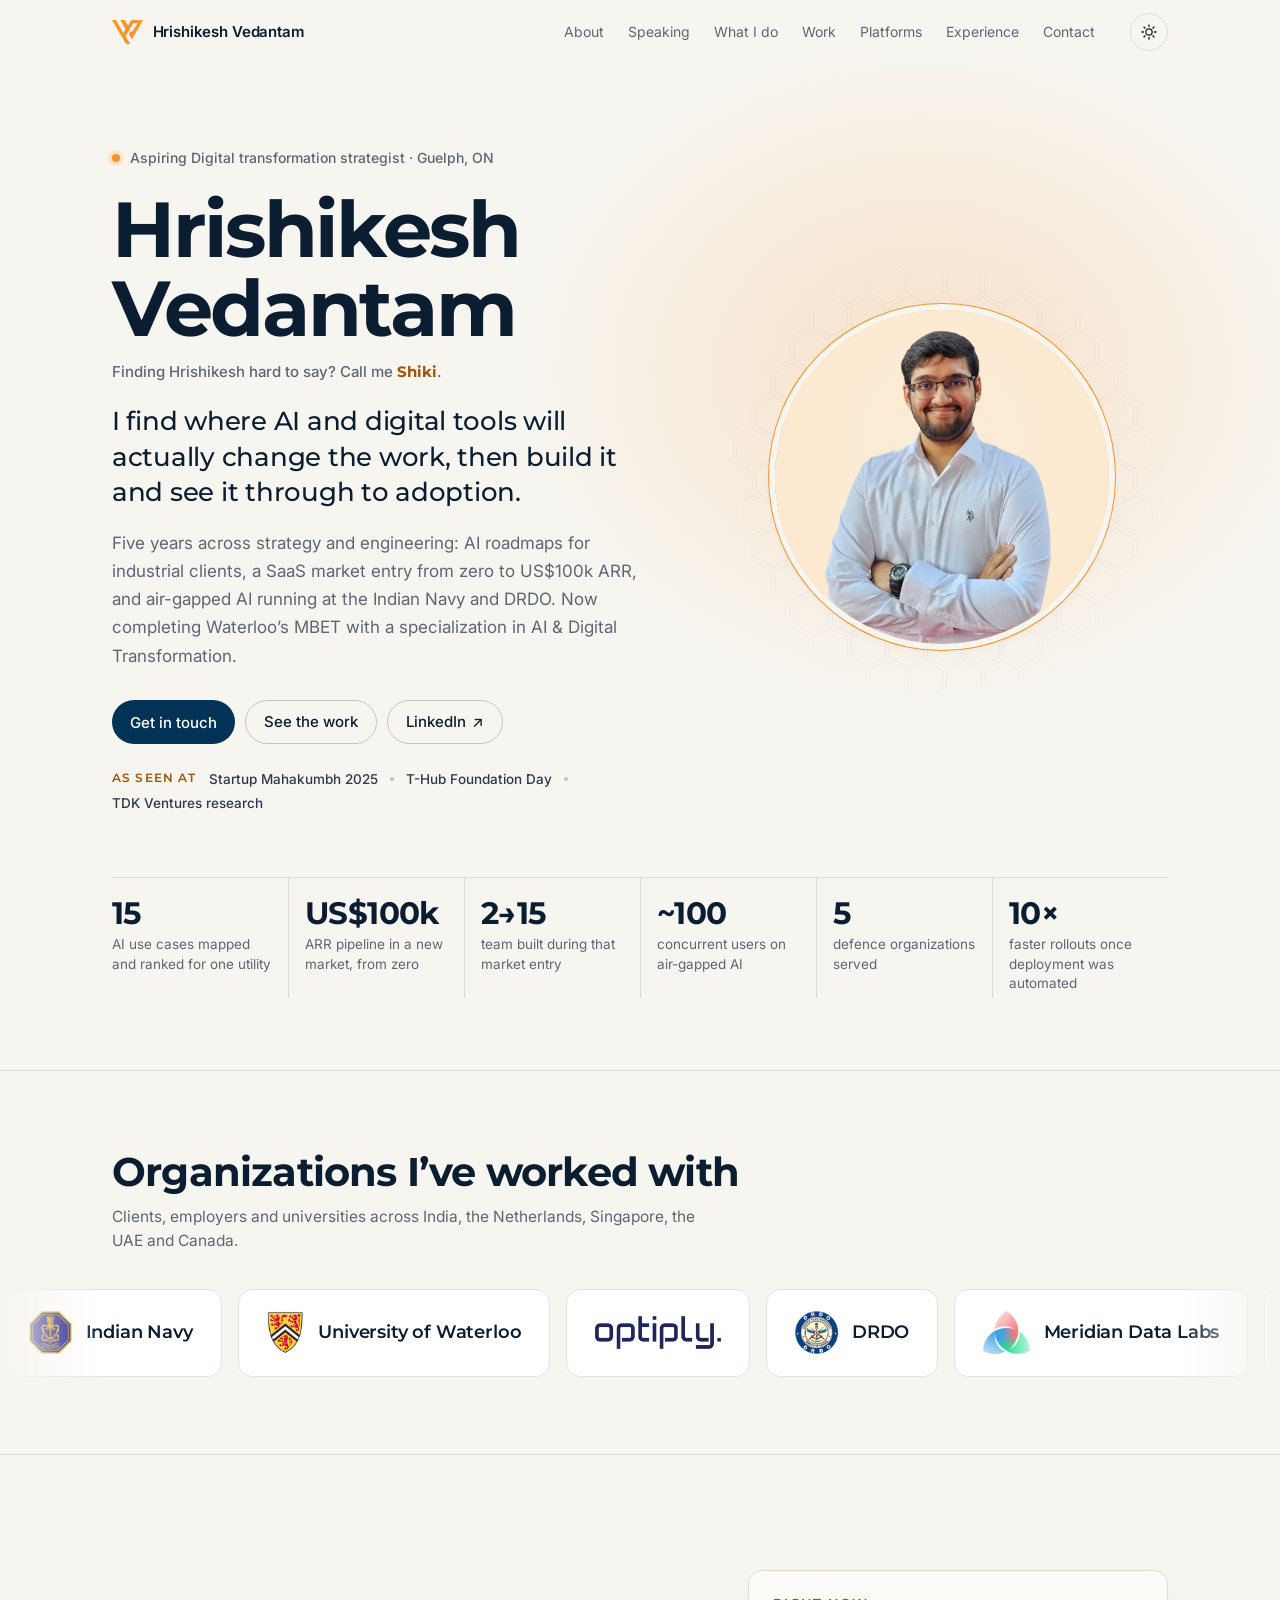
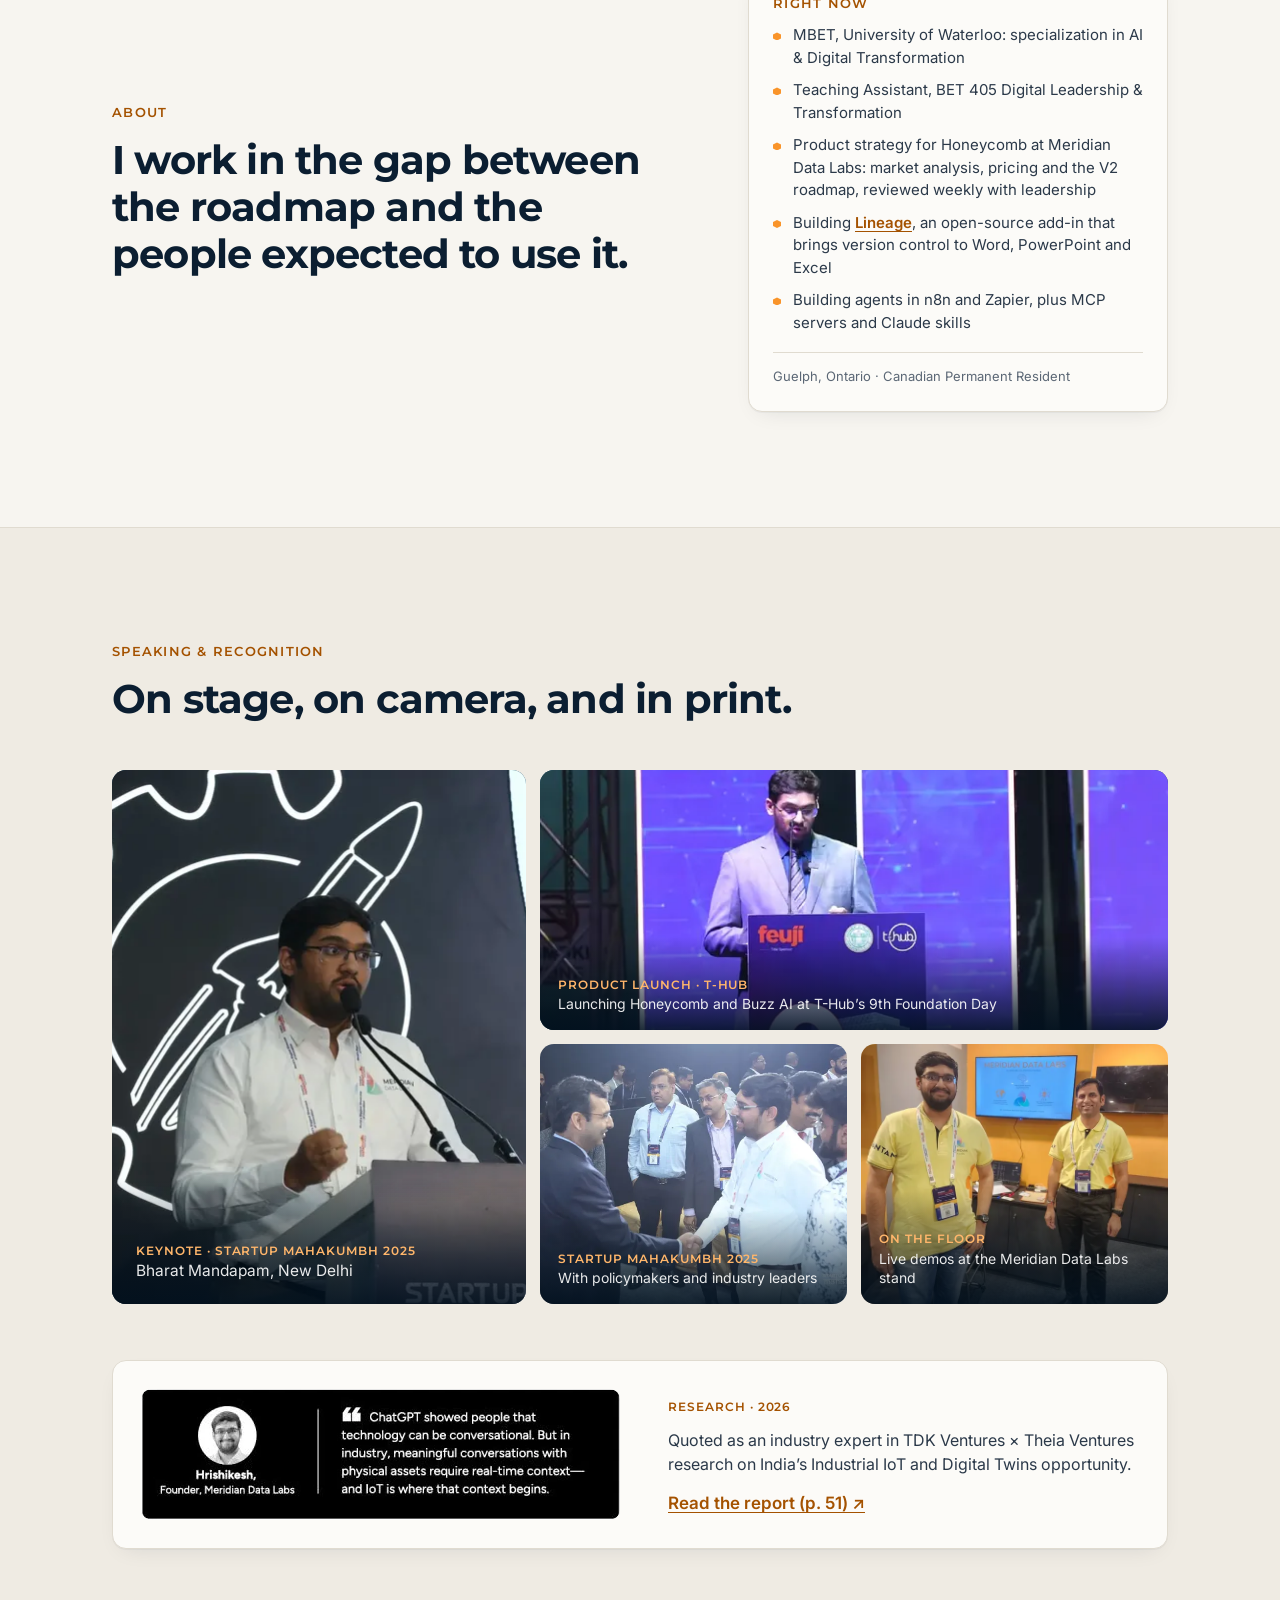
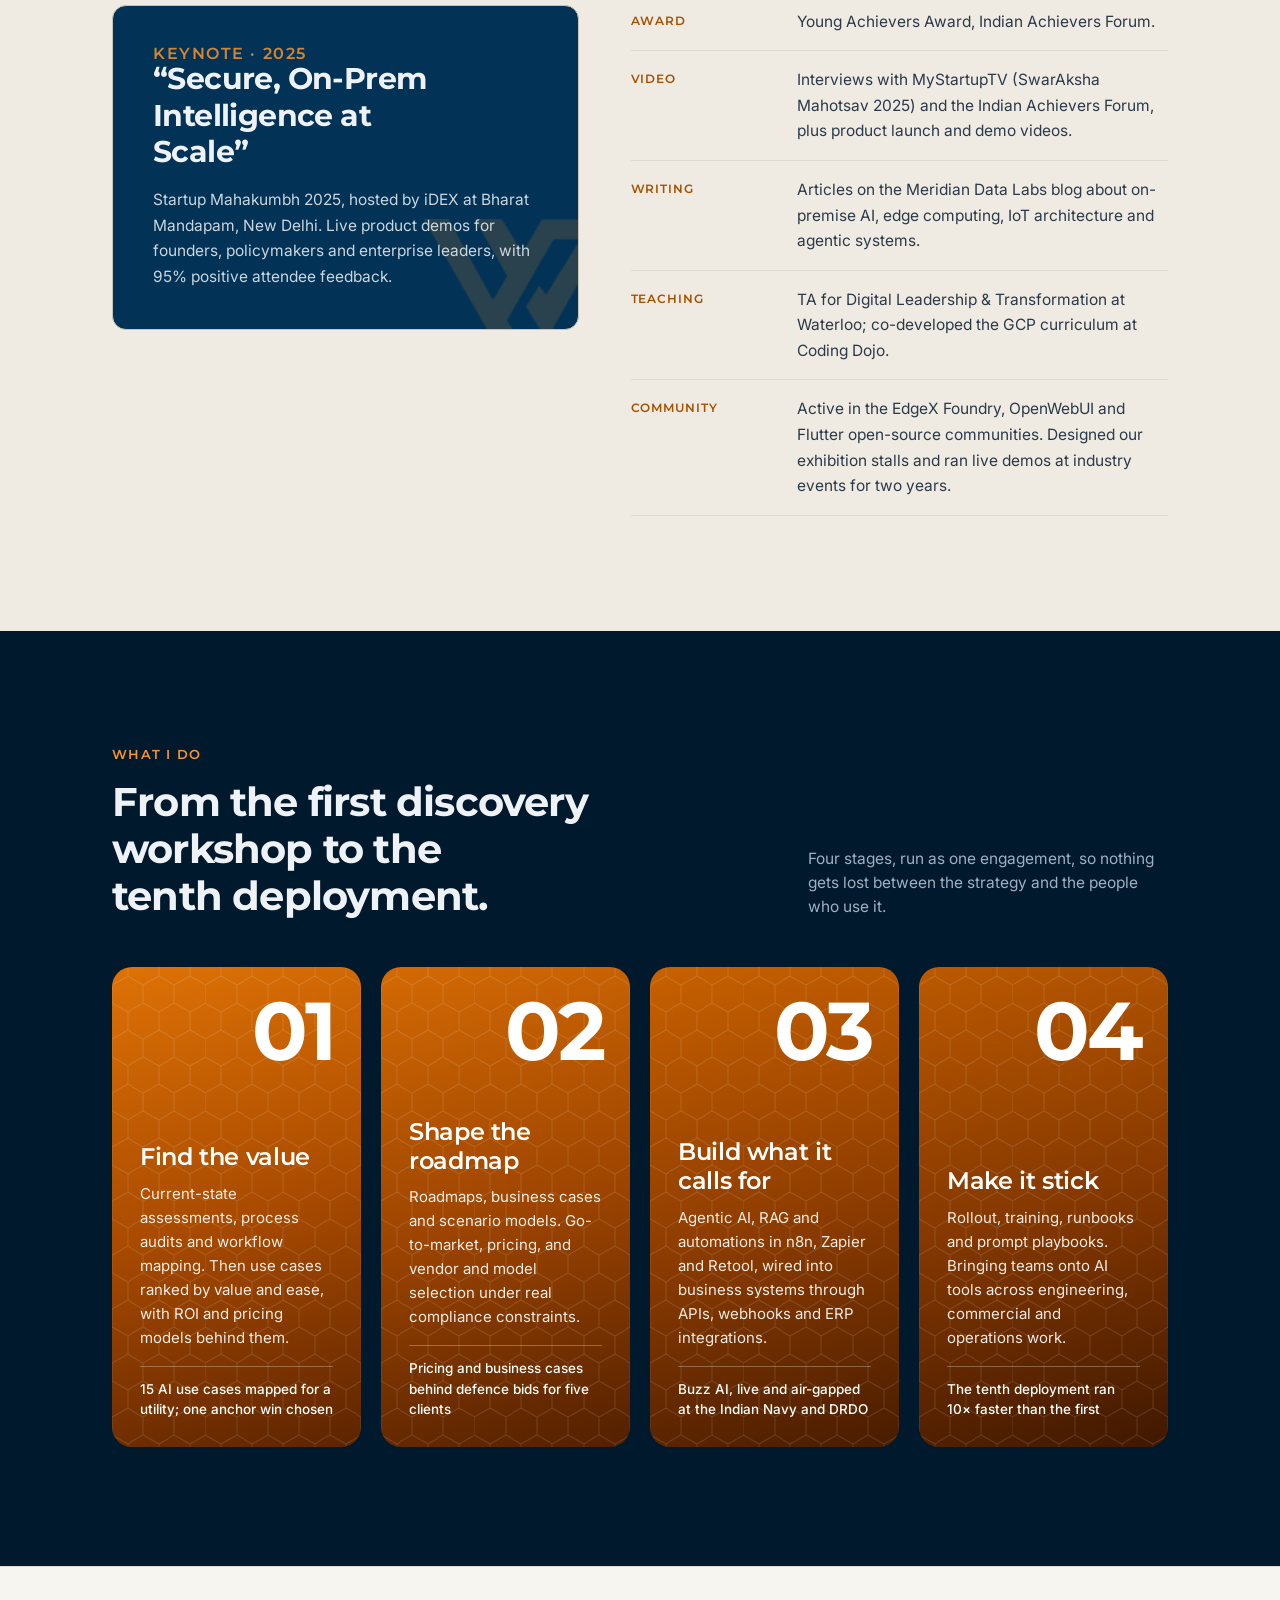
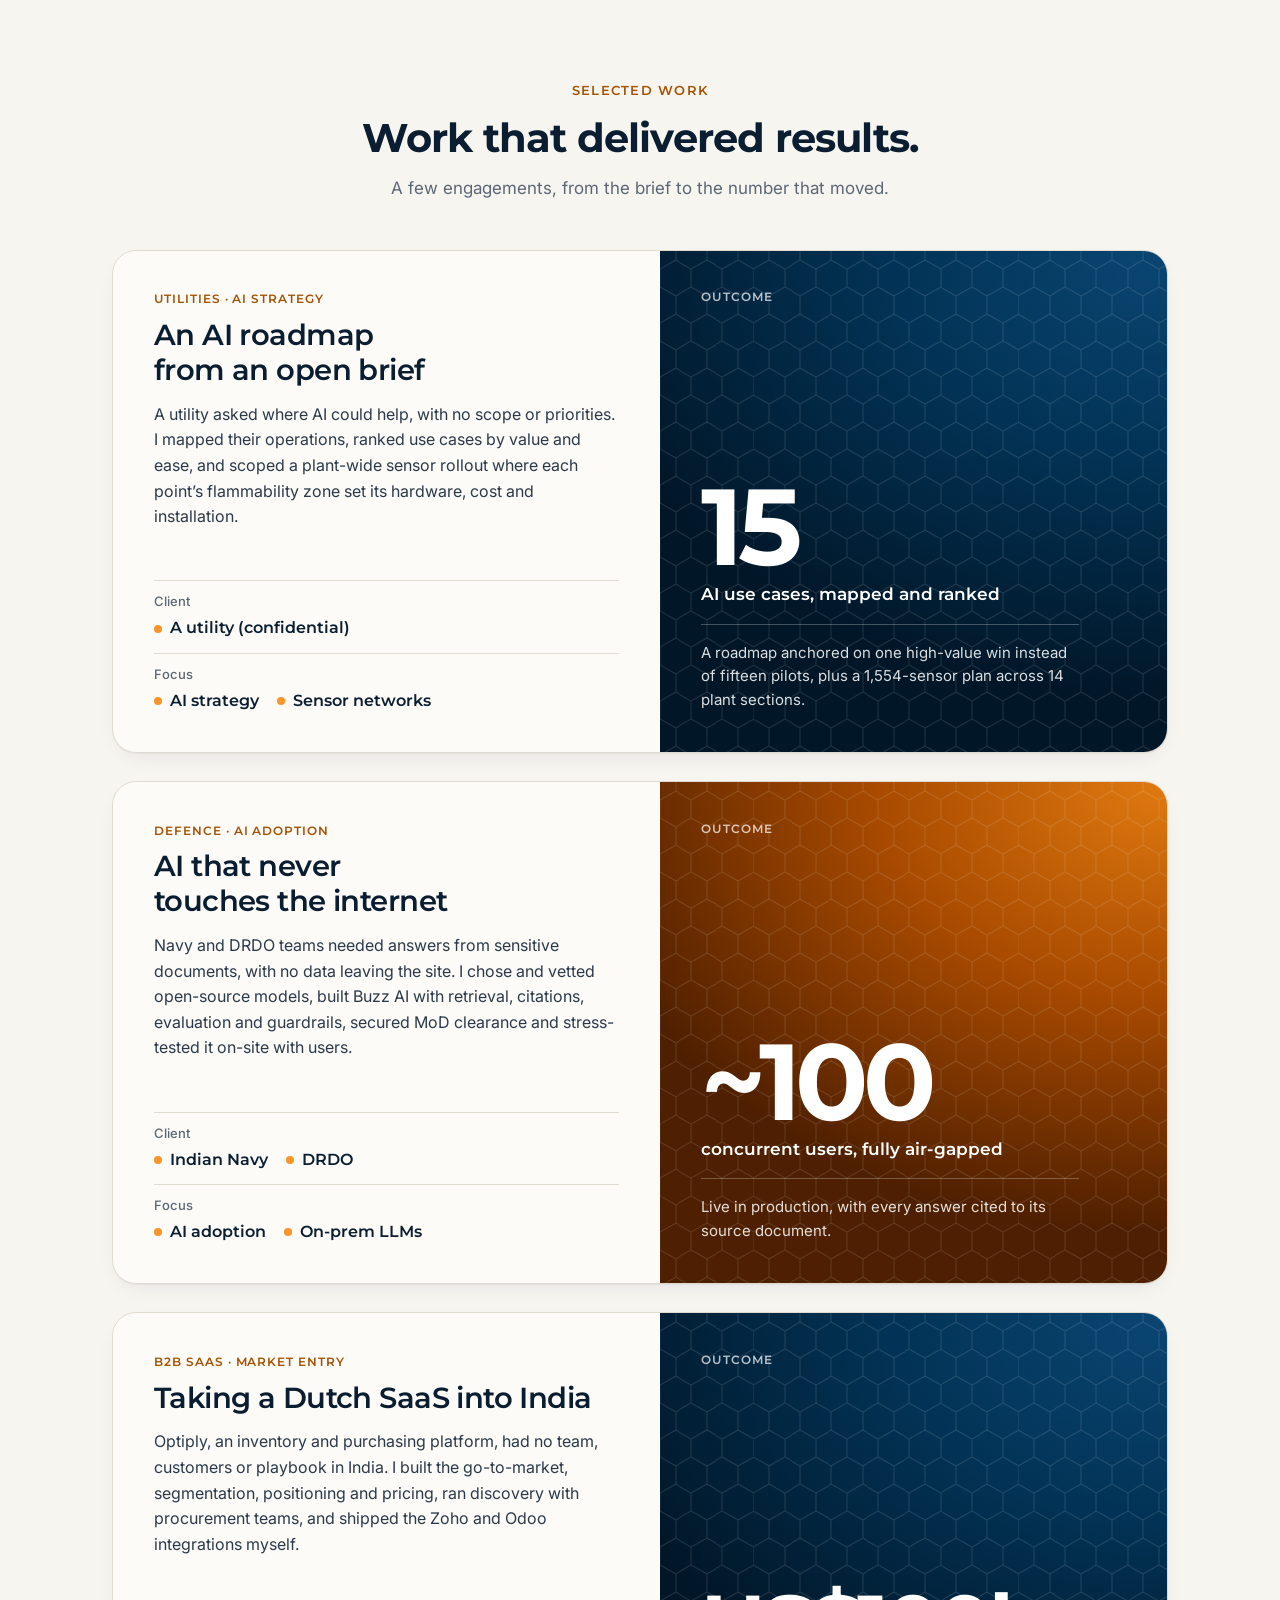
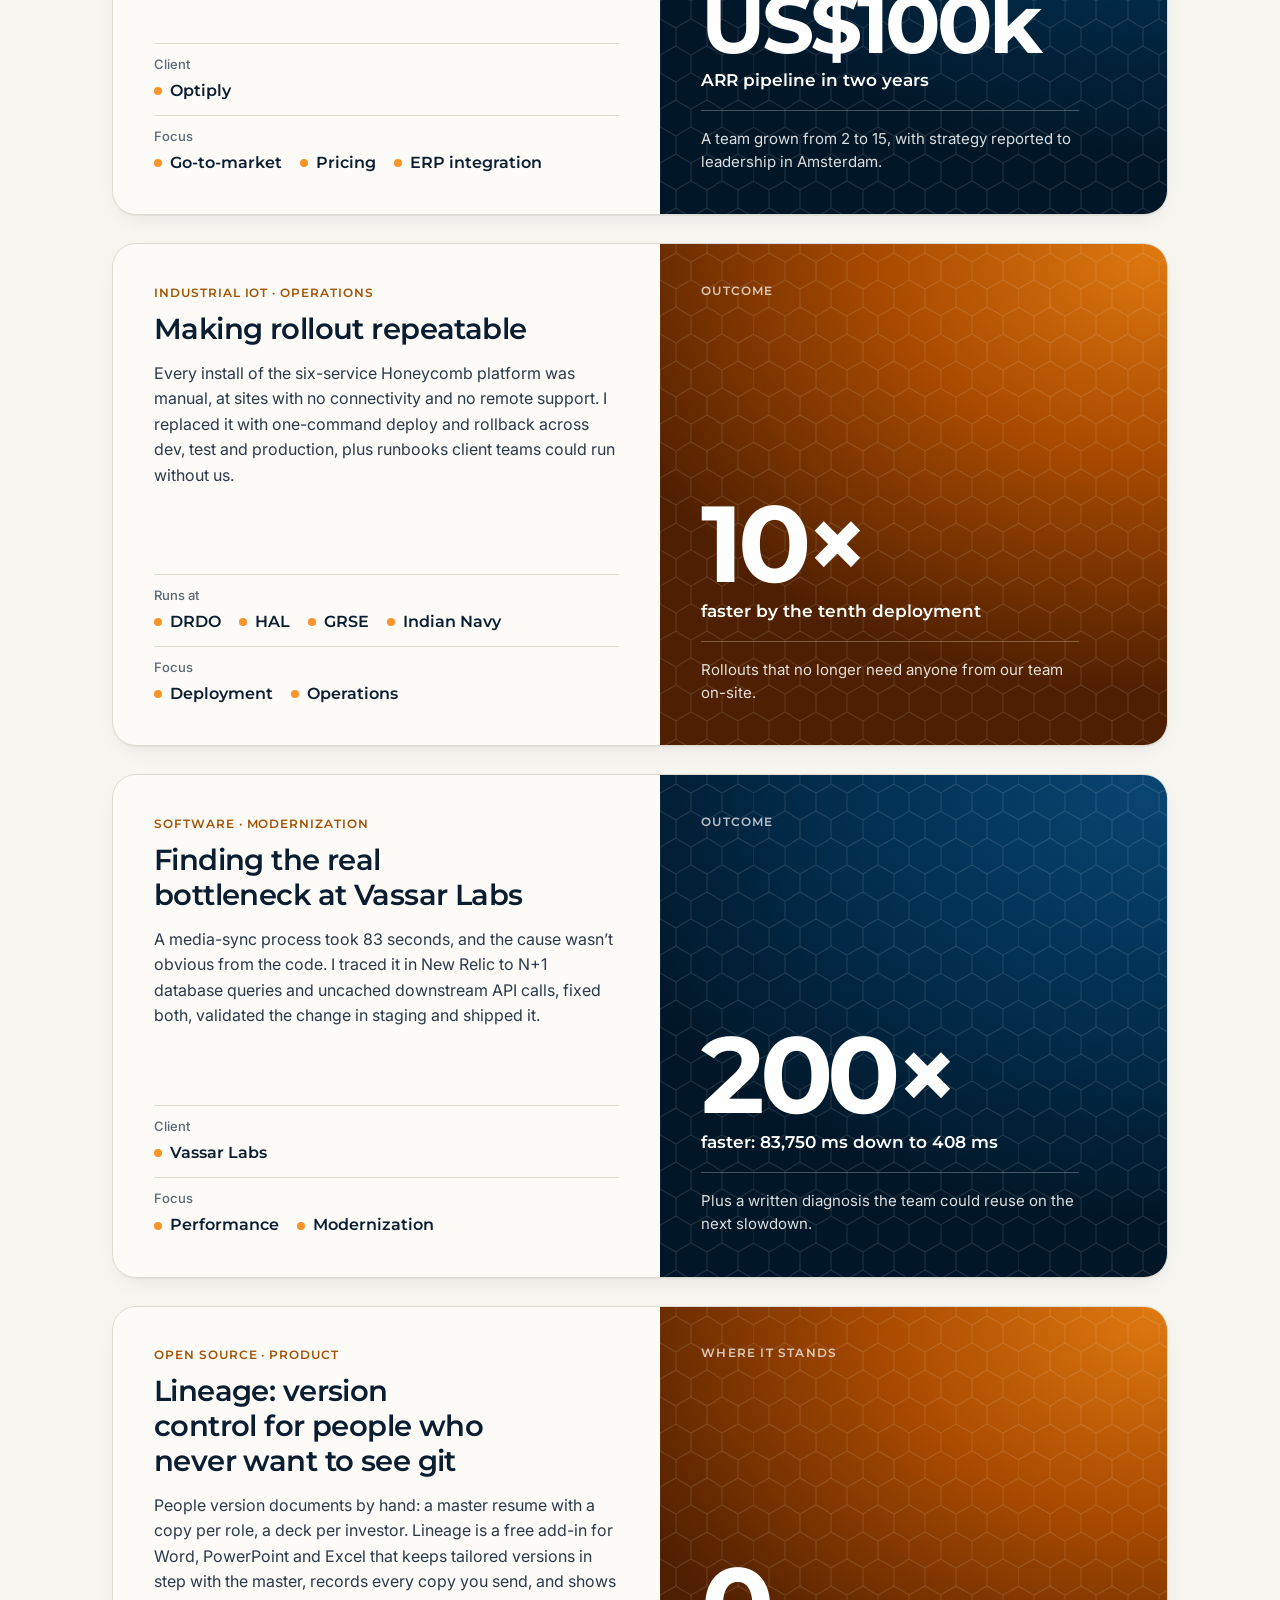
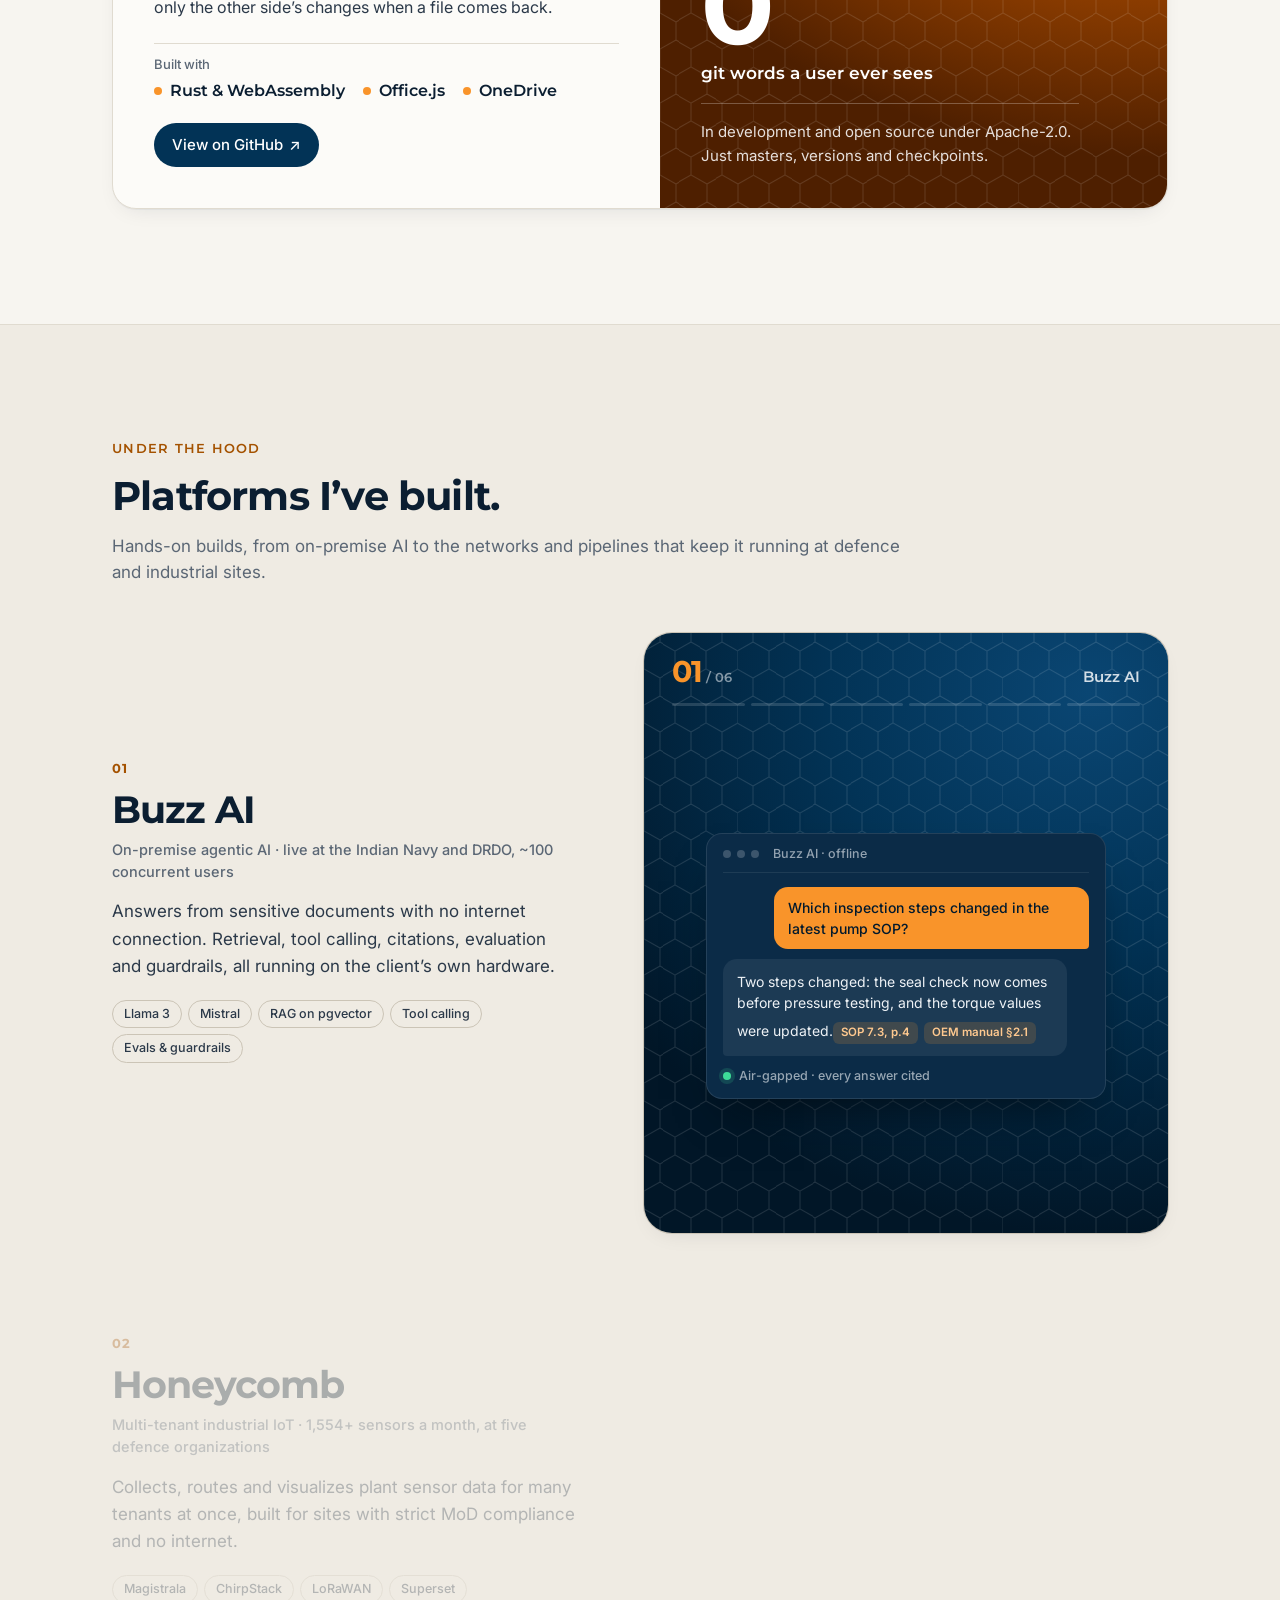
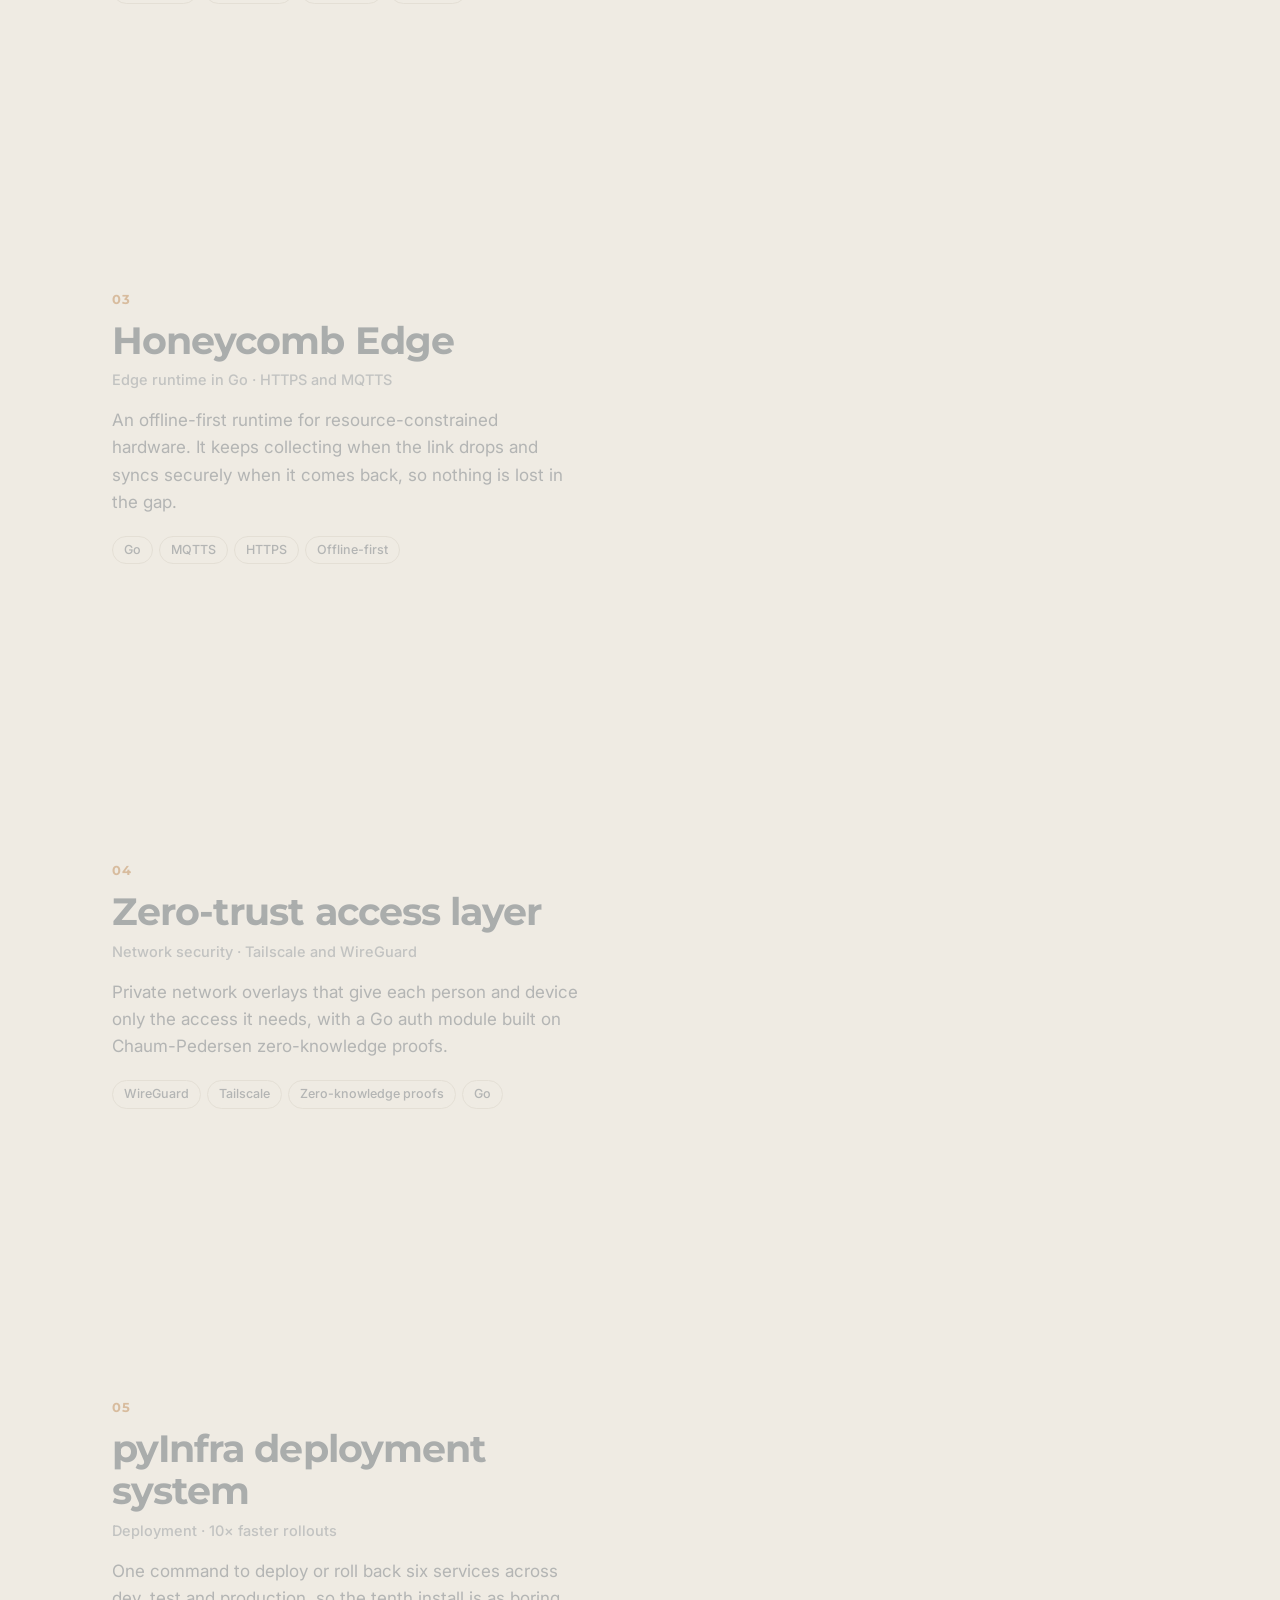
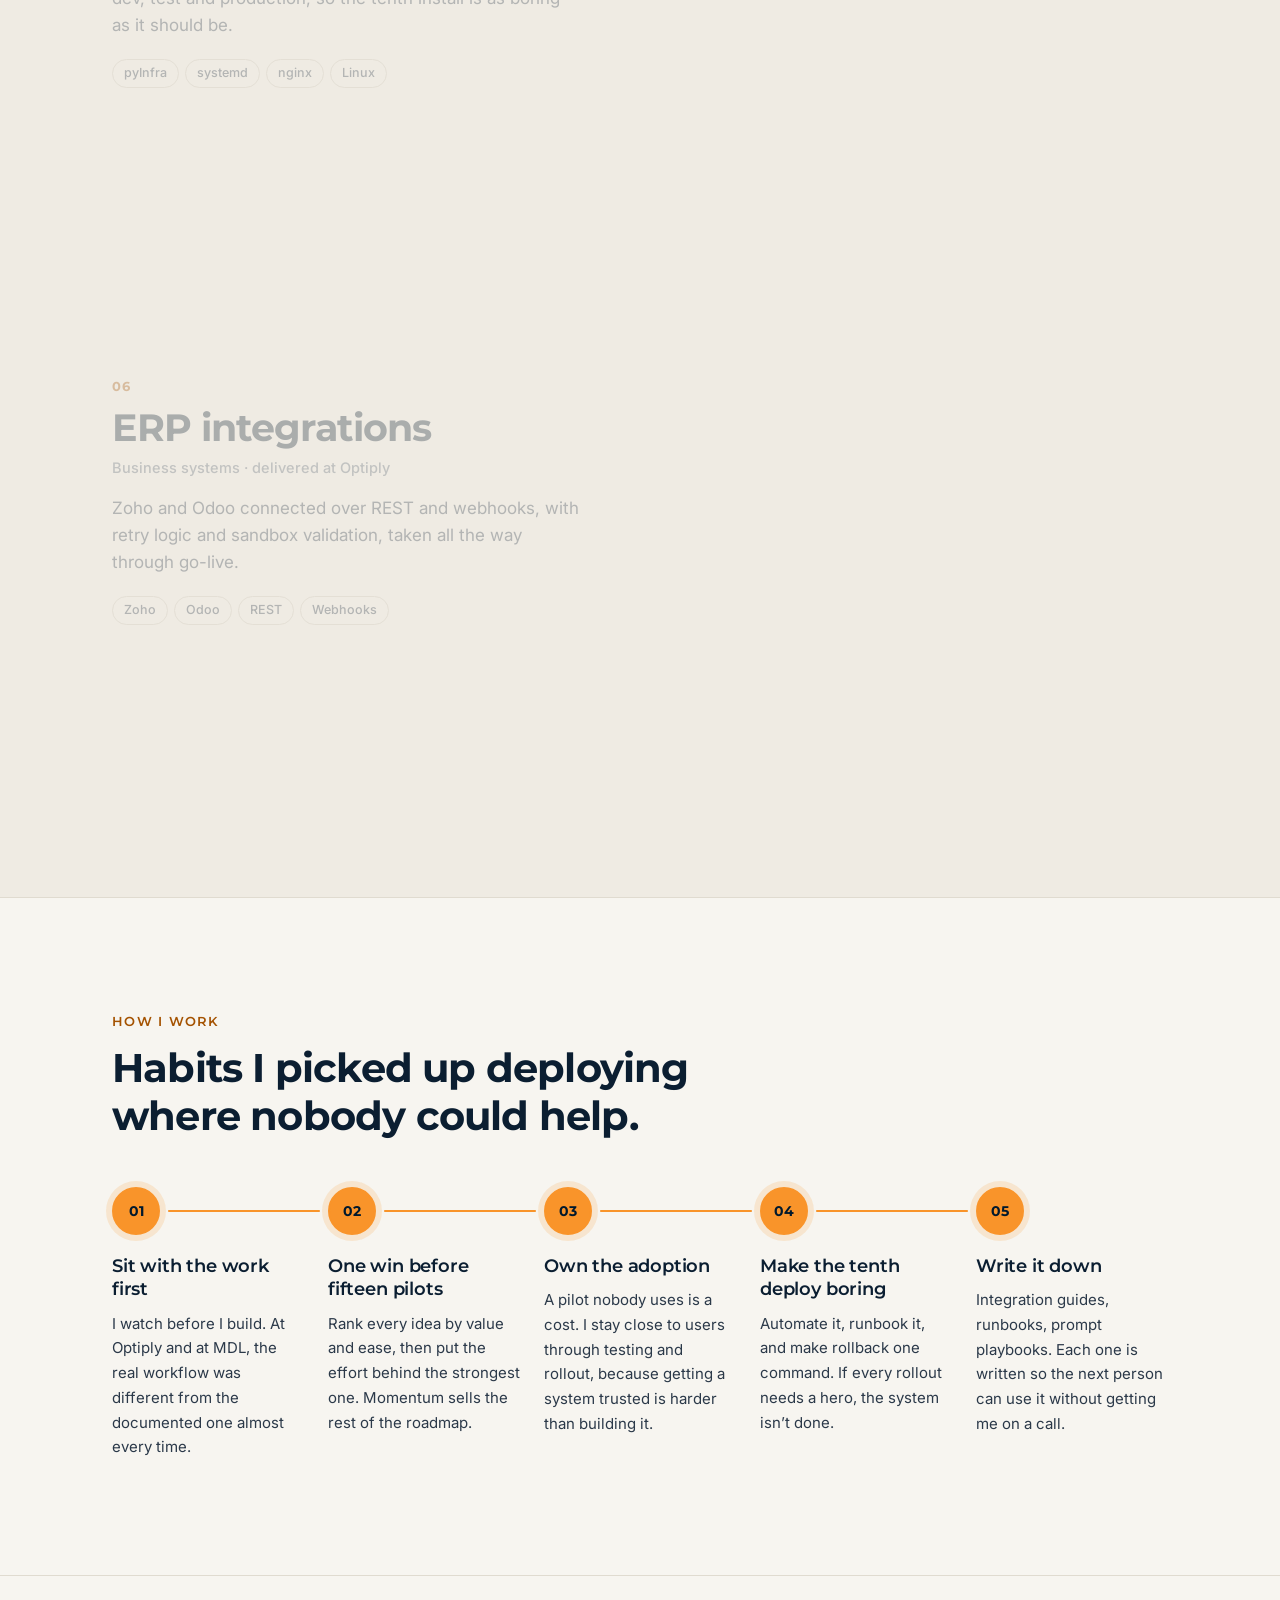
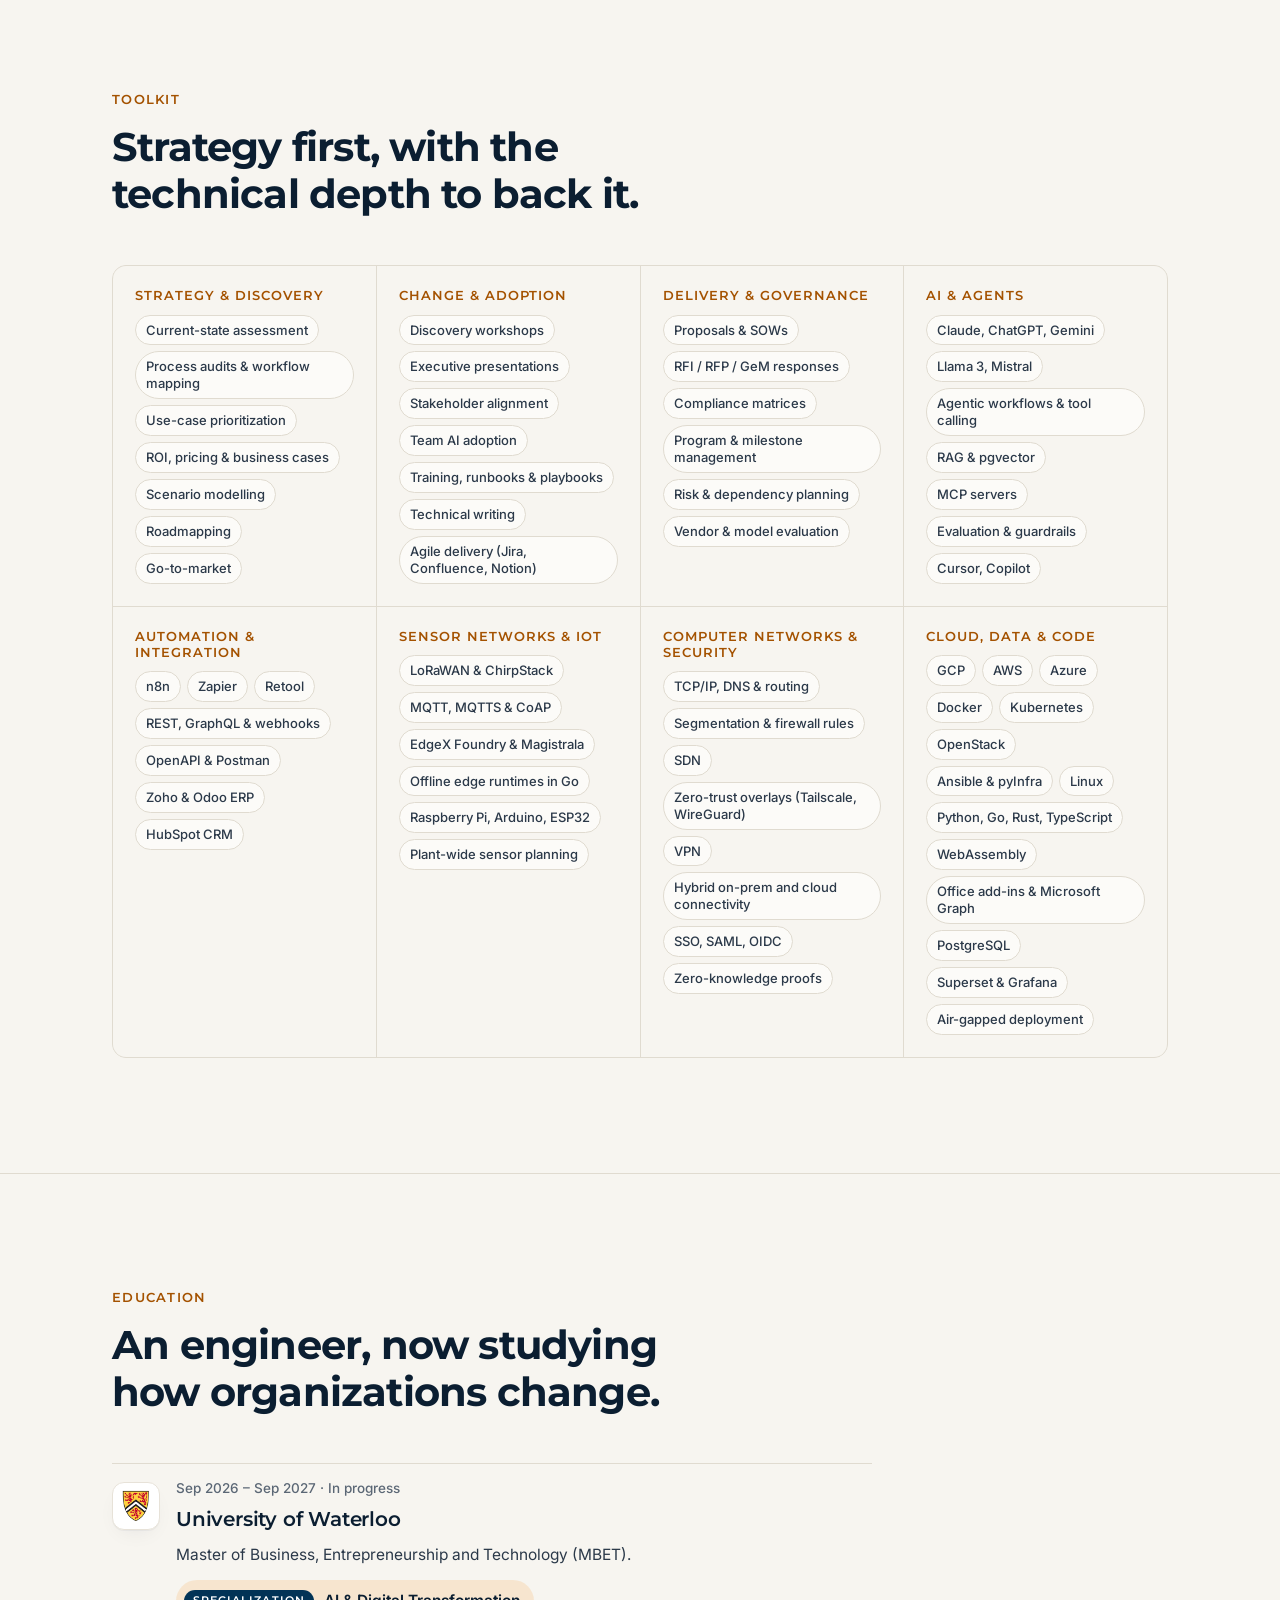
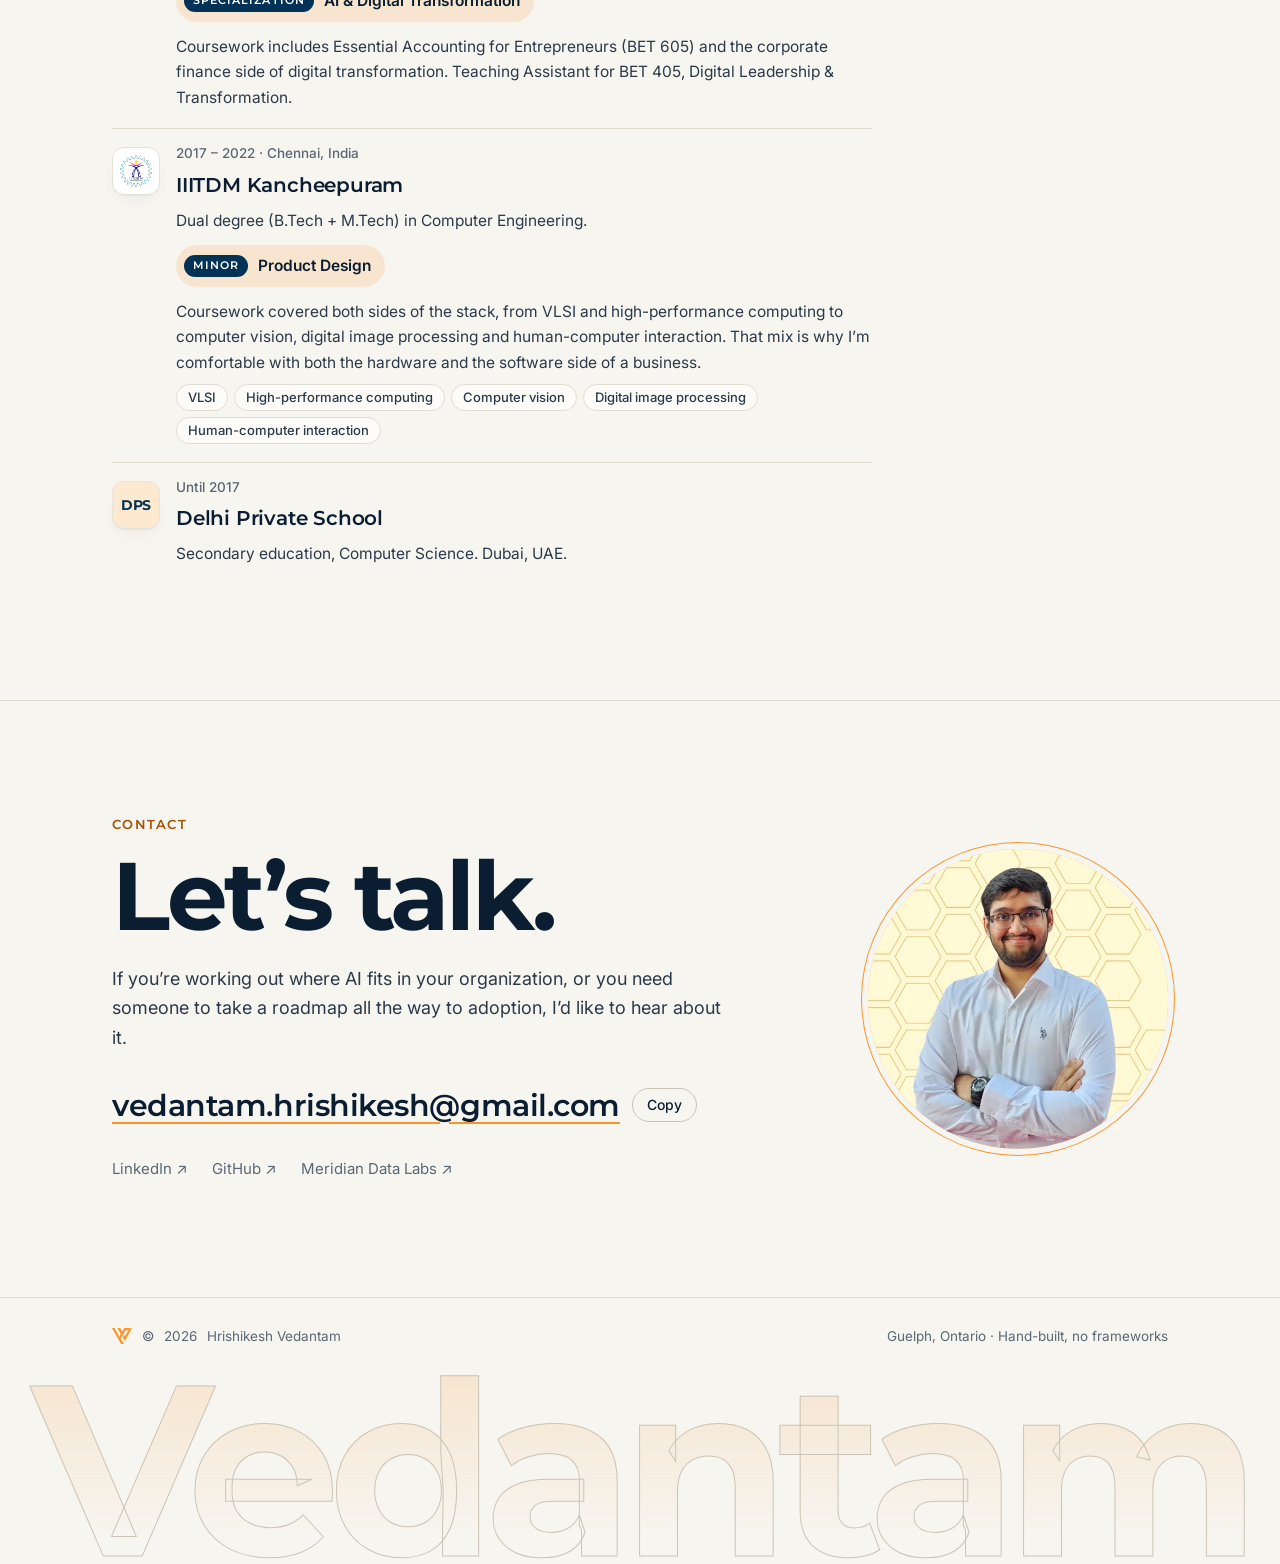
<file: index.html>
<!doctype html>
<html lang="en">
<head>
  <meta charset="utf-8">
  <meta name="viewport" content="width=device-width, initial-scale=1">
  <title>Hrishikesh Vedantam | Digital Transformation Strategist</title>
  <meta name="description" content="Digital transformation strategist in Guelph, Ontario. I map how organizations actually work, rank where AI and digital tools will pay off, build what the roadmap calls for, and see adoption through. MBET, University of Waterloo, AI & Digital Transformation.">
  <link rel="canonical" href="https://vedantam.co/">
  <meta name="theme-color" content="#F7F5F0" media="(prefers-color-scheme: light)">
  <meta name="theme-color" content="#01192D" media="(prefers-color-scheme: dark)">

  <meta property="og:type" content="profile">
  <meta property="og:url" content="https://vedantam.co/">
  <meta property="og:title" content="Hrishikesh Vedantam | Digital Transformation Strategist">
  <meta property="og:description" content="I find where AI and digital tools will actually change the work, then build it and see it through to adoption.">
  <meta property="og:image" content="https://vedantam.co/assets/img/og-card.jpg">
  <meta property="og:image:width" content="1200">
  <meta property="og:image:height" content="630">
  <meta property="og:image:alt" content="Hrishikesh Vedantam, Digital Transformation Strategist">
  <meta name="twitter:card" content="summary_large_image">
  <meta name="twitter:image" content="https://vedantam.co/assets/img/og-card.jpg">

  <link rel="icon" href="favicon.ico" sizes="48x48">
  <link rel="icon" href="favicon-32.png" type="image/png" sizes="32x32">
  <link rel="apple-touch-icon" href="apple-touch-icon.png">
  <link rel="preload" as="image" href="assets/img/portrait-960.webp" imagesrcset="assets/img/portrait-480.webp 480w, assets/img/portrait-960.webp 960w" imagesizes="(max-width: 820px) 240px, 440px">
  <link rel="preconnect" href="https://fonts.googleapis.com">
  <link rel="preconnect" href="https://fonts.gstatic.com" crossorigin>
  <link href="https://fonts.googleapis.com/css2?family=Montserrat:wght@500;600;700&family=Inter:wght@400;500;600&display=swap" rel="stylesheet">
  <link rel="stylesheet" href="assets/style.css">

  <script>
    document.documentElement.classList.add('js');
    try {
      if (sessionStorage.getItem('intro') || matchMedia('(prefers-reduced-motion: reduce)').matches) document.documentElement.classList.add('no-intro');
      else sessionStorage.setItem('intro', '1');
    } catch (e) {}
    try {
      var t = localStorage.getItem('theme');
      if (t === 'light' || t === 'dark') document.documentElement.setAttribute('data-theme', t);
    } catch (e) {}
  </script>

  <script type="application/ld+json">
  {
    "@context": "https://schema.org",
    "@type": "Person",
    "name": "Hrishikesh Vedantam",
    "alternateName": "Shiki",
    "url": "https://vedantam.co/",
    "image": "https://vedantam.co/assets/img/portrait-960.webp",
    "jobTitle": "Digital Transformation Strategist",
    "worksFor": { "@type": "Organization", "name": "Meridian Data Labs", "url": "https://www.meridiandatalabs.com" },
    "alumniOf": [
      { "@type": "CollegeOrUniversity", "name": "University of Waterloo" },
      { "@type": "CollegeOrUniversity", "name": "IIITDM Kancheepuram" }
    ],
    "knowsAbout": ["Digital transformation", "Sensor networks", "Computer networks", "AI strategy", "AI adoption", "Agentic AI", "Industrial IoT", "Go-to-market strategy", "Workflow automation"],
    "address": { "@type": "PostalAddress", "addressLocality": "Guelph", "addressRegion": "ON", "addressCountry": "CA" },
    "sameAs": [
      "https://www.linkedin.com/in/hrishikesh-vedantam",
      "https://github.com/Shiki992"
    ]
  }
  </script>
</head>
<body>
  <div class="loader" aria-hidden="true">
    <div class="loader-mark">
      <svg class="loader-hex" viewBox="0 0 120 120"><polygon points="60,4 108.5,32 108.5,88 60,116 11.5,88 11.5,32"/></svg>
      <img src="assets/img/logo-mark.png" alt="" width="40" height="32">
    </div>
    <p class="loader-name">Hrishikesh Vedantam</p>
  </div>
  <a class="skip" href="#main">Skip to content</a>

  <header class="topbar">
    <div class="wrap topbar-inner">
      <a class="brand" href="#top" aria-label="Hrishikesh Vedantam, back to top">
        <img class="brand-mark" src="assets/img/logo-mark.png" alt="" width="40" height="32">
        <span>Hrishikesh Vedantam</span>
      </a>
      <nav class="nav" aria-label="Sections">
        <a href="#about">About</a>
        <a href="#speaking">Speaking</a>
        <a href="#services">What I do</a>
        <a href="#work">Work</a>
        <a href="#platforms">Platforms</a>
        <a href="experience/">Experience</a>
        <a href="#contact">Contact</a>
      </nav>
      <button class="theme-toggle" type="button" aria-label="Toggle dark mode">
        <svg class="i-sun" viewBox="0 0 24 24" aria-hidden="true"><circle cx="12" cy="12" r="4.2"/><path d="M12 2.5v2.2M12 19.3v2.2M2.5 12h2.2M19.3 12h2.2M5.3 5.3l1.6 1.6M17.1 17.1l1.6 1.6M5.3 18.7l1.6-1.6M17.1 6.9l1.6-1.6"/></svg>
        <svg class="i-moon" viewBox="0 0 24 24" aria-hidden="true"><path d="M20 14.6A8.2 8.2 0 0 1 9.4 4a8.2 8.2 0 1 0 10.6 10.6Z"/></svg>
      </button>
      <button class="menu-toggle" type="button" aria-label="Menu" aria-expanded="false" aria-controls="mobile-menu">
        <svg class="i-menu" viewBox="0 0 24 24" aria-hidden="true"><path d="M4 7h16M4 12h16M4 17h16"/></svg>
        <svg class="i-close" viewBox="0 0 24 24" aria-hidden="true"><path d="M6 6l12 12M18 6L6 18"/></svg>
      </button>
    </div>
    <nav class="mobile-nav" id="mobile-menu" aria-label="Sections" hidden>
      <a href="#about">About</a>
      <a href="#speaking">Speaking</a>
      <a href="#services">What I do</a>
      <a href="#work">Work</a>
      <a href="#platforms">Platforms</a>
      <a href="experience/">Experience</a>
      <a href="#contact">Contact</a>
    </nav>
  </header>

  <main id="main">
    <!-- Hero -->
    <section class="hero" id="top">
      <div class="wrap hero-grid">
        <div class="hero-copy">
          <p class="eyebrow"><span class="dot" aria-hidden="true"></span>Aspiring Digital transformation strategist &middot; Guelph, ON</p>
          <h1>Hrishikesh Vedantam</h1>
          <p class="name-note">Finding Hrishikesh hard to say? Call me <b>Shiki</b>.</p>
          <p class="lede">I find where AI and digital tools will actually change the work, then build it and see it through to adoption.</p>
          <p class="hero-sub">Five years across strategy and engineering: AI roadmaps for industrial clients, a SaaS market entry from zero to US$100k ARR, and air-gapped AI running at the Indian Navy and DRDO. Now completing Waterloo&rsquo;s MBET with a specialization in AI &amp; Digital Transformation.</p>
          <div class="cta-row">
            <a class="btn btn-primary" href="#contact">Get in touch</a>
            <a class="btn btn-ghost" href="#work">See the work</a>
            <a class="btn btn-ghost" href="https://www.linkedin.com/in/hrishikesh-vedantam" target="_blank" rel="noopener">LinkedIn <span aria-hidden="true">&#8599;</span></a>
          </div>
          <p class="hero-seen"><span>As seen at</span> <a href="#speaking">Startup Mahakumbh 2025</a> <i aria-hidden="true"></i> <a href="#speaking">T-Hub Foundation Day</a> <i aria-hidden="true"></i> <a href="#speaking">TDK Ventures research</a></p>
        </div>
        <div class="hero-art">
          <canvas id="hive" aria-hidden="true"></canvas>
          <div class="portrait">
            <img src="assets/img/portrait-960.webp" srcset="assets/img/portrait-480.webp 480w, assets/img/portrait-960.webp 960w" sizes="(max-width: 820px) 240px, 440px" width="960" height="960" alt="Hrishikesh Vedantam, smiling, arms crossed, in a white shirt">
          </div>
        </div>
      </div>

      <div class="wrap">
        <dl class="stats">
          <div class="stat"><dt>AI use cases mapped and ranked for one utility</dt><dd>15</dd></div>
          <div class="stat"><dt>ARR pipeline in a new market, from zero</dt><dd>US$100k</dd></div>
          <div class="stat"><dt>team built during that market entry</dt><dd>2&rarr;15</dd></div>
          <div class="stat"><dt>concurrent users on air-gapped AI</dt><dd>~100</dd></div>
          <div class="stat"><dt>defence organizations served</dt><dd>5</dd></div>
          <div class="stat"><dt>faster rollouts once deployment was automated</dt><dd>10&times;</dd></div>
        </dl>
      </div>
    </section>

    <!-- Organizations -->
    <section class="orgs" aria-labelledby="orgs-h">
      <div class="wrap orgs-head">
        <div>
          <h2 id="orgs-h">Organizations I&rsquo;ve worked with</h2>
          <p>Clients, employers and universities across India, the Netherlands, Singapore, the UAE and Canada.</p>
        </div>
      </div>
      <div class="marquee">
        <div class="marquee-track">
          <ul class="org-list" aria-label="Organizations">
            <li class="org"><img src="assets/img/logos/indian-navy.png" alt="" width="119" height="120"><span>Indian Navy</span></li>
            <li class="org"><img src="assets/img/logos/waterloo.png" alt="" width="105" height="120"><span>University of Waterloo</span></li>
            <li class="org org--logo"><img src="assets/img/logos/optiply.png" alt="" width="463" height="120" style="--h: 38%"><span>Optiply</span></li>
            <li class="org"><img src="assets/img/logos/drdo.png" alt="" width="119" height="120"><span>DRDO</span></li>
            <li class="org"><img src="assets/img/logos/meridian-data-labs.png" alt="" width="129" height="120"><span>Meridian Data Labs</span></li>
            <li class="org org--logo"><img src="assets/img/logos/hal.png" alt="" width="305" height="120" style="--h: 52%"><span>Hindustan Aeronautics (HAL)</span></li>
            <li class="org"><img src="assets/img/logos/nus.png" alt="" width="94" height="120"><span>National University of Singapore</span></li>
            <li class="org"><img src="assets/img/logos/vassar-labs.png" alt="" width="110" height="112"><span>Vassar Labs</span></li>
            <li class="org"><img src="assets/img/logos/indian-army.png" alt="" width="159" height="120"><span>Indian Army</span></li>
            <li class="org"><img src="assets/img/logos/iit-hyderabad.png" alt="" width="116" height="120"><span>IIT Hyderabad</span></li>
            <li class="org org--logo"><img src="assets/img/logos/grse.png" alt="" width="167" height="120" style="--h: 64%"><span>Garden Reach Shipbuilders &amp; Engineers (GRSE)</span></li>
            <li class="org"><img src="assets/img/logos/iiitdm-kancheepuram.webp" alt="" width="120" height="120" style="--h: 60%"><span>IIITDM Kancheepuram</span></li>
            <li class="org"><span>Coding Dojo</span></li>
            <li class="org org--logo"><img src="assets/img/logos/trackit.png" alt="" width="338" height="59" style="--h: 30%"><span>TrackIT Solutions</span></li>
          </ul>
        </div>
      </div>
    </section>

    <!-- About -->
    <section class="section" id="about" aria-labelledby="about-h">
      <div class="wrap about-grid">
        <header class="section-head">
          <p class="kicker">About</p>
          <h2 id="about-h">I work in the gap between the roadmap and the people expected to use it.</h2>
        </header>
        <aside class="now reveal" aria-label="Currently">
          <p class="kicker">Right now</p>
          <ul>
            <li>MBET, University of Waterloo: specialization in AI &amp; Digital Transformation</li>
            <li>Teaching Assistant, BET 405 Digital Leadership &amp; Transformation</li>
            <li>Product strategy for Honeycomb at Meridian Data Labs: market analysis, pricing and the V2 roadmap, reviewed weekly with leadership</li>
            <li>Building <a href="https://github.com/Shiki992/lineage" target="_blank" rel="noopener">Lineage</a>, an open-source add-in that brings version control to Word, PowerPoint and Excel</li>
            <li>Building agents in n8n and Zapier, plus MCP servers and Claude skills</li>
          </ul>
          <p class="now-meta">Guelph, Ontario &middot; Canadian Permanent Resident</p>
        </aside>
      </div>
    </section>

    <!-- Speaking -->
    <section class="section section-tint" id="speaking" aria-labelledby="speak-h">
      <div class="wrap">
        <header class="section-head">
          <p class="kicker">Speaking &amp; recognition</p>
          <h2 id="speak-h">On stage, on camera, and in print.</h2>
        </header>

        <div class="gallery">
          <figure class="shot shot--lead reveal">
            <img src="assets/img/press/keynote-1200.webp" srcset="assets/img/press/keynote-640.webp 640w, assets/img/press/keynote-1200.webp 1146w" sizes="(max-width: 820px) 100vw, 600px" width="1146" height="955" loading="lazy" alt="Hrishikesh speaking at a podium in front of a large screen at Startup Mahakumbh">
            <figcaption><b>Keynote &middot; Startup Mahakumbh 2025</b><span>Bharat Mandapam, New Delhi</span></figcaption>
          </figure>
          <figure class="shot shot--wide reveal">
            <img src="assets/img/press/thub-launch-1200.webp" srcset="assets/img/press/thub-launch-640.webp 640w, assets/img/press/thub-launch-1200.webp 1146w" sizes="(max-width: 820px) 100vw, 480px" width="1146" height="1007" loading="lazy" alt="Hrishikesh at the podium on the T-Hub Foundation Day stage">
            <figcaption><b>Product launch &middot; T-Hub</b><span>Launching Honeycomb and Buzz AI at T-Hub&rsquo;s 9th Foundation Day</span></figcaption>
          </figure>
          <figure class="shot reveal">
            <img src="assets/img/press/handshake-640.webp" srcset="assets/img/press/handshake-640.webp 640w, assets/img/press/handshake-1200.webp 1200w" sizes="(max-width: 820px) 50vw, 240px" width="1200" height="826" loading="lazy" alt="Hrishikesh shaking hands with a delegate at Startup Mahakumbh">
            <figcaption><b>Startup Mahakumbh 2025</b><span>With policymakers and industry leaders</span></figcaption>
          </figure>
          <figure class="shot reveal">
            <img src="assets/img/press/booth-640.webp" srcset="assets/img/press/booth-640.webp 640w, assets/img/press/booth-1200.webp 896w" sizes="(max-width: 820px) 50vw, 240px" width="896" height="1002" loading="lazy" alt="Hrishikesh at the Meridian Data Labs stand at Startup Mahakumbh">
            <figcaption><b>On the floor</b><span>Live demos at the Meridian Data Labs stand</span></figcaption>
          </figure>
        </div>

        <figure class="press-quote reveal">
          <img src="assets/img/press/tdk-quote.webp" width="479" height="131" loading="lazy" alt="Quote card from the report: &ldquo;ChatGPT showed people that technology can be conversational. But in industry, meaningful conversations with physical assets require real-time context, and IoT is where that context begins.&rdquo; Hrishikesh, Founder, Meridian Data Labs.">
          <figcaption>
            <span class="honor-k">Research &middot; 2026</span>
            <p>Quoted as an industry expert in TDK Ventures &times; Theia Ventures research on India&rsquo;s Industrial IoT and Digital Twins opportunity.</p>
            <a class="honor-link" href="https://tdk-ventures.com/indias-industrial-energy-transition-opportunity-2026-part-i/" target="_blank" rel="noopener noreferrer">Read the report (p. 51) <span aria-hidden="true">&#8599;</span></a>
          </figcaption>
        </figure>

        <div class="speak-grid">
          <article class="talk reveal">
            <p class="talk-label">Keynote &middot; 2025</p>
            <h3>&ldquo;Secure, On-Prem Intelligence at Scale&rdquo;</h3>
            <p>Startup Mahakumbh 2025, hosted by iDEX at Bharat Mandapam, New Delhi. Live product demos for founders, policymakers and enterprise leaders, with 95% positive attendee feedback.</p>
          </article>

          <ul class="honors">
            <li class="reveal">
              <span class="honor-k">Award</span>
              <span class="honor-v">Young Achievers Award, Indian Achievers Forum.</span>
            </li>
            <li class="reveal">
              <span class="honor-k">Video</span>
              <span class="honor-v">Interviews with MyStartupTV (SwarAksha Mahotsav 2025) and the Indian Achievers Forum, plus product launch and demo videos.</span>
            </li>
            <li class="reveal">
              <span class="honor-k">Writing</span>
              <span class="honor-v">Articles on the Meridian Data Labs blog about on-premise AI, edge computing, IoT architecture and agentic systems.</span>
            </li>
            <li class="reveal">
              <span class="honor-k">Teaching</span>
              <span class="honor-v">TA for Digital Leadership &amp; Transformation at Waterloo; co-developed the GCP curriculum at Coding Dojo.</span>
            </li>
            <li class="reveal">
              <span class="honor-k">Community</span>
              <span class="honor-v">Active in the EdgeX Foundry, OpenWebUI and Flutter open-source communities. Designed our exhibition stalls and ran live demos at industry events for two years.</span>
            </li>
          </ul>
        </div>
      </div>
    </section>

    <!-- Services: a four-column row on wide screens, a sideways scroller below that -->
    <section class="process" id="services" aria-labelledby="svc-h">
      <div class="wrap process-head">
        <div>
          <p class="kicker">What I do</p>
          <h2 id="svc-h">From the first discovery workshop to the tenth deployment.</h2>
        </div>
        <p class="process-note">Four stages, run as one engagement, so nothing gets lost between the strategy and the people who use it.</p>
      </div>
      <div class="process-viewport">
        <ol class="process-track">
          <li class="process-card">
            <span class="process-num">01</span>
            <div class="process-body">
              <h3>Find the value</h3>
              <p>Current-state assessments, process audits and workflow mapping. Then use cases ranked by value and ease, with ROI and pricing models behind them.</p>
              <p class="process-proof">15 AI use cases mapped for a utility; one anchor win chosen</p>
            </div>
          </li>
          <li class="process-card">
            <span class="process-num">02</span>
            <div class="process-body">
              <h3>Shape the roadmap</h3>
              <p>Roadmaps, business cases and scenario models. Go-to-market, pricing, and vendor and model selection under real compliance constraints.</p>
              <p class="process-proof">Pricing and business cases behind defence bids for five clients</p>
            </div>
          </li>
          <li class="process-card">
            <span class="process-num">03</span>
            <div class="process-body">
              <h3>Build what it calls for</h3>
              <p>Agentic AI, RAG and automations in n8n, Zapier and Retool, wired into business systems through APIs, webhooks and ERP integrations.</p>
              <p class="process-proof">Buzz AI, live and air-gapped at the Indian Navy and DRDO</p>
            </div>
          </li>
          <li class="process-card">
            <span class="process-num">04</span>
            <div class="process-body">
              <h3>Make it stick</h3>
              <p>Rollout, training, runbooks and prompt playbooks. Bringing teams onto AI tools across engineering, commercial and operations work.</p>
              <p class="process-proof">The tenth deployment ran 10&times; faster than the first</p>
            </div>
          </li>
        </ol>
      </div>
      <div class="wrap process-hint" aria-hidden="true">
        <span class="process-hint-bar"><i></i></span>
        <span class="process-hint-arrow">&rarr;</span>
      </div>
    </section>

    <!-- Work: cards stack as the page scrolls -->
    <section class="section" id="work" aria-labelledby="work-h">
      <div class="wrap">
        <header class="section-head section-head--center">
          <p class="kicker">Selected work</p>
          <h2 id="work-h">Work that delivered results.</h2>
          <p class="section-sub">A few engagements, from the brief to the number that moved.</p>
        </header>

        <div class="stack" data-stack>
          <article class="stack-card" style="--i: 0">
            <div class="stack-copy">
              <p class="case-tag">Utilities &middot; AI strategy</p>
              <h3>An AI roadmap from an open brief</h3>
              <p class="stack-desc">A utility asked where AI could help, with no scope or priorities. I mapped their operations, ranked use cases by value and ease, and scoped a plant-wide sensor rollout where each point&rsquo;s flammability zone set its hardware, cost and installation.</p>
              <dl class="stack-meta">
                <div><dt>Client</dt><dd><span>A utility (confidential)</span></dd></div>
                <div><dt>Focus</dt><dd><span>AI strategy</span><span>Sensor networks</span></dd></div>
              </dl>
            </div>
            <div class="stack-visual">
              <p class="stack-kicker">Outcome</p>
              <p class="stack-metric">15</p>
              <p class="stack-metric-label">AI use cases, mapped and ranked</p>
              <p class="stack-outcome">A roadmap anchored on one high-value win instead of fifteen pilots, plus a 1,554-sensor plan across 14 plant sections.</p>
            </div>
          </article>

          <article class="stack-card" style="--i: 1">
            <div class="stack-copy">
              <p class="case-tag">Defence &middot; AI adoption</p>
              <h3>AI that never touches the internet</h3>
              <p class="stack-desc">Navy and DRDO teams needed answers from sensitive documents, with no data leaving the site. I chose and vetted open-source models, built Buzz AI with retrieval, citations, evaluation and guardrails, secured MoD clearance and stress-tested it on-site with users.</p>
              <dl class="stack-meta">
                <div><dt>Client</dt><dd><span>Indian Navy</span><span>DRDO</span></dd></div>
                <div><dt>Focus</dt><dd><span>AI adoption</span><span>On-prem LLMs</span></dd></div>
              </dl>
            </div>
            <div class="stack-visual">
              <p class="stack-kicker">Outcome</p>
              <p class="stack-metric">~100</p>
              <p class="stack-metric-label">concurrent users, fully air-gapped</p>
              <p class="stack-outcome">Live in production, with every answer cited to its source document.</p>
            </div>
          </article>

          <article class="stack-card" style="--i: 2">
            <div class="stack-copy">
              <p class="case-tag">B2B SaaS &middot; Market entry</p>
              <h3>Taking a Dutch SaaS into India</h3>
              <p class="stack-desc">Optiply, an inventory and purchasing platform, had no team, customers or playbook in India. I built the go-to-market, segmentation, positioning and pricing, ran discovery with procurement teams, and shipped the Zoho and Odoo integrations myself.</p>
              <dl class="stack-meta">
                <div><dt>Client</dt><dd><span>Optiply</span></dd></div>
                <div><dt>Focus</dt><dd><span>Go-to-market</span><span>Pricing</span><span>ERP integration</span></dd></div>
              </dl>
            </div>
            <div class="stack-visual">
              <p class="stack-kicker">Outcome</p>
              <p class="stack-metric stack-metric--long">US$100k</p>
              <p class="stack-metric-label">ARR pipeline in two years</p>
              <p class="stack-outcome">A team grown from 2 to 15, with strategy reported to leadership in Amsterdam.</p>
            </div>
          </article>

          <article class="stack-card" style="--i: 3">
            <div class="stack-copy">
              <p class="case-tag">Industrial IoT &middot; Operations</p>
              <h3>Making rollout repeatable</h3>
              <p class="stack-desc">Every install of the six-service Honeycomb platform was manual, at sites with no connectivity and no remote support. I replaced it with one-command deploy and rollback across dev, test and production, plus runbooks client teams could run without us.</p>
              <dl class="stack-meta">
                <div><dt>Runs at</dt><dd><span>DRDO</span><span>HAL</span><span>GRSE</span><span>Indian Navy</span></dd></div>
                <div><dt>Focus</dt><dd><span>Deployment</span><span>Operations</span></dd></div>
              </dl>
            </div>
            <div class="stack-visual">
              <p class="stack-kicker">Outcome</p>
              <p class="stack-metric">10&times;</p>
              <p class="stack-metric-label">faster by the tenth deployment</p>
              <p class="stack-outcome">Rollouts that no longer need anyone from our team on-site.</p>
            </div>
          </article>

          <article class="stack-card" style="--i: 4">
            <div class="stack-copy">
              <p class="case-tag">Software &middot; Modernization</p>
              <h3>Finding the real bottleneck at Vassar Labs</h3>
              <p class="stack-desc">A media-sync process took 83 seconds, and the cause wasn&rsquo;t obvious from the code. I traced it in New Relic to N+1 database queries and uncached downstream API calls, fixed both, validated the change in staging and shipped it.</p>
              <dl class="stack-meta">
                <div><dt>Client</dt><dd><span>Vassar Labs</span></dd></div>
                <div><dt>Focus</dt><dd><span>Performance</span><span>Modernization</span></dd></div>
              </dl>
            </div>
            <div class="stack-visual">
              <p class="stack-kicker">Outcome</p>
              <p class="stack-metric">200&times;</p>
              <p class="stack-metric-label">faster: 83,750 ms down to 408 ms</p>
              <p class="stack-outcome">Plus a written diagnosis the team could reuse on the next slowdown.</p>
            </div>
          </article>

          <article class="stack-card" style="--i: 5">
            <div class="stack-copy">
              <p class="case-tag">Open source &middot; Product</p>
              <h3>Lineage: version control for people who never want to see git</h3>
              <p class="stack-desc">People version documents by hand: a master resume with a copy per role, a deck per investor. Lineage is a free add-in for Word, PowerPoint and Excel that keeps tailored versions in step with the master, records every copy you send, and shows only the other side&rsquo;s changes when a file comes back.</p>
              <dl class="stack-meta">
                <div><dt>Built with</dt><dd><span>Rust &amp; WebAssembly</span><span>Office.js</span><span>OneDrive</span></dd></div>
              </dl>
              <a class="btn btn-primary stack-cta" href="https://github.com/Shiki992/lineage" target="_blank" rel="noopener">View on GitHub <span aria-hidden="true">&#8599;</span></a>
            </div>
            <div class="stack-visual">
              <p class="stack-kicker">Where it stands</p>
              <p class="stack-metric">0</p>
              <p class="stack-metric-label">git words a user ever sees</p>
              <p class="stack-outcome">In development and open source under Apache-2.0. Just masters, versions and checkpoints.</p>
            </div>
          </article>
        </div>
      </div>
    </section>

    <!-- Platforms: the list scrolls past a pinned stage that shows whichever platform is in focus -->
    <section class="section section-tint" id="platforms" aria-labelledby="plat-h">
      <div class="wrap">
        <header class="section-head">
          <p class="kicker">Under the hood</p>
          <h2 id="plat-h">Platforms I&rsquo;ve built.</h2>
          <p class="section-sub">Hands-on builds, from on-premise AI to the networks and pipelines that keep it running at defence and industrial sites.</p>
        </header>

        <div class="hood">
          <div class="hood-stage" aria-hidden="true">
            <div class="stage-bar">
              <p class="stage-count"><b>01</b> / 06</p>
              <p class="stage-name">Buzz AI</p>
            </div>
            <div class="stage-progress"><span></span><span></span><span></span><span></span><span></span><span></span></div>
            <div class="stage-scenes">
              <div class="scene scene--chat is-active">
                <div class="chat">
                  <div class="chat-bar"><span></span><span></span><span></span><em>Buzz AI &middot; offline</em></div>
                  <p class="chat-q">Which inspection steps changed in the latest pump SOP?</p>
                  <p class="chat-a">Two steps changed: the seal check now comes before pressure testing, and the torque values were updated.<span class="chat-src">SOP 7.3, p.4</span><span class="chat-src">OEM manual &sect;2.1</span></p>
                  <p class="chat-status"><i></i>Air-gapped &middot; every answer cited</p>
                </div>
              </div>
              <div class="scene scene--hc">
                <svg class="hc-art" viewBox="0 0 420 250">
                <g class="hc-cells">
                <polygon points="147.6,-5.0 166.7,6.0 166.7,28.0 147.6,39.0 128.6,28.0 128.6,6.0"/>
                <polygon points="189.2,-5.0 208.3,6.0 208.3,28.0 189.2,39.0 170.2,28.0 170.2,6.0"/>
                <polygon points="230.8,-5.0 249.8,6.0 249.8,28.0 230.8,39.0 211.7,28.0 211.7,6.0"/>
                <polygon points="272.4,-5.0 291.4,6.0 291.4,28.0 272.4,39.0 253.3,28.0 253.3,6.0"/>
                <polygon points="85.3,31.0 104.3,42.0 104.3,64.0 85.3,75.0 66.2,64.0 66.2,42.0"/>
                <polygon points="126.9,31.0 145.9,42.0 145.9,64.0 126.9,75.0 107.8,64.0 107.8,42.0"/>
                <polygon points="168.4,31.0 187.5,42.0 187.5,64.0 168.4,75.0 149.4,64.0 149.4,42.0"/>
                <polygon points="210.0,31.0 229.1,42.0 229.1,64.0 210.0,75.0 190.9,64.0 190.9,42.0"/>
                <polygon points="251.6,31.0 270.6,42.0 270.6,64.0 251.6,75.0 232.5,64.0 232.5,42.0"/>
                <polygon points="293.1,31.0 312.2,42.0 312.2,64.0 293.1,75.0 274.1,64.0 274.1,42.0"/>
                <polygon points="334.7,31.0 353.8,42.0 353.8,64.0 334.7,75.0 315.7,64.0 315.7,42.0"/>
                <polygon points="22.9,67.0 42.0,78.0 42.0,100.0 22.9,111.0 3.9,100.0 3.9,78.0"/>
                <polygon points="64.5,67.0 83.6,78.0 83.6,100.0 64.5,111.0 45.5,100.0 45.5,78.0"/>
                <polygon points="106.1,67.0 125.1,78.0 125.1,100.0 106.1,111.0 87.0,100.0 87.0,78.0"/>
                <polygon points="147.6,67.0 166.7,78.0 166.7,100.0 147.6,111.0 128.6,100.0 128.6,78.0"/>
                <polygon points="189.2,67.0 208.3,78.0 208.3,100.0 189.2,111.0 170.2,100.0 170.2,78.0"/>
                <polygon points="230.8,67.0 249.8,78.0 249.8,100.0 230.8,111.0 211.7,100.0 211.7,78.0"/>
                <polygon points="272.4,67.0 291.4,78.0 291.4,100.0 272.4,111.0 253.3,100.0 253.3,78.0"/>
                <polygon points="313.9,67.0 333.0,78.0 333.0,100.0 313.9,111.0 294.9,100.0 294.9,78.0"/>
                <polygon points="355.5,67.0 374.5,78.0 374.5,100.0 355.5,111.0 336.4,100.0 336.4,78.0"/>
                <polygon points="397.1,67.0 416.1,78.0 416.1,100.0 397.1,111.0 378.0,100.0 378.0,78.0"/>
                <polygon points="43.7,103.0 62.8,114.0 62.8,136.0 43.7,147.0 24.7,136.0 24.7,114.0"/>
                <polygon points="85.3,103.0 104.3,114.0 104.3,136.0 85.3,147.0 66.2,136.0 66.2,114.0"/>
                <polygon points="126.9,103.0 145.9,114.0 145.9,136.0 126.9,147.0 107.8,136.0 107.8,114.0"/>
                <polygon points="168.4,103.0 187.5,114.0 187.5,136.0 168.4,147.0 149.4,136.0 149.4,114.0"/>
                <polygon points="210.0,103.0 229.1,114.0 229.1,136.0 210.0,147.0 190.9,136.0 190.9,114.0"/>
                <polygon points="251.6,103.0 270.6,114.0 270.6,136.0 251.6,147.0 232.5,136.0 232.5,114.0"/>
                <polygon points="293.1,103.0 312.2,114.0 312.2,136.0 293.1,147.0 274.1,136.0 274.1,114.0"/>
                <polygon points="334.7,103.0 353.8,114.0 353.8,136.0 334.7,147.0 315.7,136.0 315.7,114.0"/>
                <polygon points="376.3,103.0 395.3,114.0 395.3,136.0 376.3,147.0 357.2,136.0 357.2,114.0"/>
                <polygon points="22.9,139.0 42.0,150.0 42.0,172.0 22.9,183.0 3.9,172.0 3.9,150.0"/>
                <polygon points="64.5,139.0 83.6,150.0 83.6,172.0 64.5,183.0 45.5,172.0 45.5,150.0"/>
                <polygon points="106.1,139.0 125.1,150.0 125.1,172.0 106.1,183.0 87.0,172.0 87.0,150.0"/>
                <polygon points="147.6,139.0 166.7,150.0 166.7,172.0 147.6,183.0 128.6,172.0 128.6,150.0"/>
                <polygon points="189.2,139.0 208.3,150.0 208.3,172.0 189.2,183.0 170.2,172.0 170.2,150.0"/>
                <polygon points="230.8,139.0 249.8,150.0 249.8,172.0 230.8,183.0 211.7,172.0 211.7,150.0"/>
                <polygon points="272.4,139.0 291.4,150.0 291.4,172.0 272.4,183.0 253.3,172.0 253.3,150.0"/>
                <polygon points="313.9,139.0 333.0,150.0 333.0,172.0 313.9,183.0 294.9,172.0 294.9,150.0"/>
                <polygon points="355.5,139.0 374.5,150.0 374.5,172.0 355.5,183.0 336.4,172.0 336.4,150.0"/>
                <polygon points="397.1,139.0 416.1,150.0 416.1,172.0 397.1,183.0 378.0,172.0 378.0,150.0"/>
                <polygon points="85.3,175.0 104.3,186.0 104.3,208.0 85.3,219.0 66.2,208.0 66.2,186.0"/>
                <polygon points="126.9,175.0 145.9,186.0 145.9,208.0 126.9,219.0 107.8,208.0 107.8,186.0"/>
                <polygon points="168.4,175.0 187.5,186.0 187.5,208.0 168.4,219.0 149.4,208.0 149.4,186.0"/>
                <polygon points="210.0,175.0 229.1,186.0 229.1,208.0 210.0,219.0 190.9,208.0 190.9,186.0"/>
                <polygon points="251.6,175.0 270.6,186.0 270.6,208.0 251.6,219.0 232.5,208.0 232.5,186.0"/>
                <polygon points="293.1,175.0 312.2,186.0 312.2,208.0 293.1,219.0 274.1,208.0 274.1,186.0"/>
                <polygon points="334.7,175.0 353.8,186.0 353.8,208.0 334.7,219.0 315.7,208.0 315.7,186.0"/>
                <polygon points="147.6,211.0 166.7,222.0 166.7,244.0 147.6,255.0 128.6,244.0 128.6,222.0"/>
                <polygon points="189.2,211.0 208.3,222.0 208.3,244.0 189.2,255.0 170.2,244.0 170.2,222.0"/>
                <polygon points="230.8,211.0 249.8,222.0 249.8,244.0 230.8,255.0 211.7,244.0 211.7,222.0"/>
                <polygon points="272.4,211.0 291.4,222.0 291.4,244.0 272.4,255.0 253.3,244.0 253.3,222.0"/>
                </g><g class="hc-flows">
                <line x1="230.8" y1="17.0" x2="210.0" y2="125.0" style="--d:0.00s"/>
                <line x1="85.3" y1="53.0" x2="210.0" y2="125.0" style="--d:0.37s"/>
                <line x1="293.1" y1="53.0" x2="210.0" y2="125.0" style="--d:0.74s"/>
                <line x1="189.2" y1="89.0" x2="210.0" y2="125.0" style="--d:1.11s"/>
                <line x1="355.5" y1="89.0" x2="210.0" y2="125.0" style="--d:1.48s"/>
                <line x1="376.3" y1="125.0" x2="210.0" y2="125.0" style="--d:1.85s"/>
                <line x1="64.5" y1="161.0" x2="210.0" y2="125.0" style="--d:0.02s"/>
                <line x1="230.8" y1="161.0" x2="210.0" y2="125.0" style="--d:0.39s"/>
                <line x1="85.3" y1="197.0" x2="210.0" y2="125.0" style="--d:0.76s"/>
                <line x1="293.1" y1="197.0" x2="210.0" y2="125.0" style="--d:1.13s"/>
                <line x1="189.2" y1="233.0" x2="210.0" y2="125.0" style="--d:1.50s"/>
                </g>
                <polygon class="hc-gw" points="210.0,103.0 229.1,114.0 229.1,136.0 210.0,147.0 190.9,136.0 190.9,114.0"/>
                <g class="hc-sensors">
                <circle cx="230.8" cy="17.0" r="5" style="--d:0.00s"/>
                <circle cx="85.3" cy="53.0" r="5" style="--d:0.53s"/>
                <circle cx="293.1" cy="53.0" r="5" style="--d:1.06s"/>
                <circle cx="189.2" cy="89.0" r="5" style="--d:1.59s"/>
                <circle cx="355.5" cy="89.0" r="5" style="--d:2.12s"/>
                <circle cx="376.3" cy="125.0" r="5" style="--d:0.25s"/>
                <circle cx="64.5" cy="161.0" r="5" style="--d:0.78s"/>
                <circle cx="230.8" cy="161.0" r="5" style="--d:1.31s"/>
                <circle cx="85.3" cy="197.0" r="5" style="--d:1.84s"/>
                <circle cx="293.1" cy="197.0" r="5" style="--d:2.37s"/>
                <circle cx="189.2" cy="233.0" r="5" style="--d:0.50s"/>
                </g></svg>
              </div>
              <div class="scene scene--sync">
                <div class="sync">
                  <p class="sync-row"><i class="is-down"></i><b>Link down</b><span>Buffering readings on the device</span></p>
                  <p class="sync-row"><i class="is-sync"></i><b>Link restored</b><span>Syncing over MQTTS</span></p>
                  <p class="sync-row"><i class="is-ok"></i><b>Up to date</b><span>Every reading accounted for</span></p>
                </div>
              </div>
              <div class="scene scene--zt">
                <svg class="zt-art" viewBox="0 0 420 300">
                  <g class="zt-links">
                    <line x1="92" y1="68" x2="210" y2="150"/><line x1="328" y1="68" x2="210" y2="150"/>
                    <line x1="92" y1="232" x2="210" y2="150"/><line x1="328" y1="232" x2="210" y2="150"/>
                  </g>
                  <g class="zt-nodes">
                    <g><rect x="22" y="48" width="140" height="40" rx="10"/><text x="92" y="73">Plant gateway</text></g>
                    <g><rect x="258" y="48" width="140" height="40" rx="10"/><text x="328" y="73">Control room</text></g>
                    <g><rect x="22" y="212" width="140" height="40" rx="10"/><text x="92" y="237">Engineer laptop</text></g>
                    <g><rect x="258" y="212" width="140" height="40" rx="10"/><text x="328" y="237">Dashboards</text></g>
                  </g>
                  <g class="zt-hub">
                    <polygon class="zt-core" points="210,106 248.1,128 248.1,172 210,194 171.9,172 171.9,128"/>
                    <text class="zt-core-t" x="210" y="147">Proof</text>
                    <text class="zt-core-t" x="210" y="165">verified</text>
                  </g>
                </svg>
              </div>
              <div class="scene scene--term">
                <pre class="term"><span class="t-line"><span class="t-p">$</span> deploy --env prod</span><span class="t-line"><span class="t-ok">&#10003;</span> 6/6 services healthy</span><span class="t-line">&nbsp;</span><span class="t-line"><span class="t-p">$</span> rollback --env prod</span><span class="t-line"><span class="t-ok">&#10003;</span> previous release restored</span><span class="t-line">&nbsp;</span><span class="t-line"><span class="t-p">$</span> <span class="t-cursor"></span></span></pre>
              </div>
              <div class="scene scene--flow">
                <div class="flow">
                  <div class="flow-node flow-node--main">Optiply</div>
                  <div class="flow-links"><span>REST</span><span>Webhooks</span></div>
                  <div class="flow-pair"><div class="flow-node">Zoho</div><div class="flow-node">Odoo</div></div>
                  <p class="flow-note"><i></i>Failed call retried &middot; delivered</p>
                </div>
              </div>
            </div>
          </div>

          <ol class="hood-list">
            <li class="hood-item is-active">
              <p class="hood-idx">01</p>
              <h3>Buzz AI</h3>
              <p class="hood-label">On-premise agentic AI &middot; live at the Indian Navy and DRDO, ~100 concurrent users</p>
              <p class="hood-text">Answers from sensitive documents with no internet connection. Retrieval, tool calling, citations, evaluation and guardrails, all running on the client&rsquo;s own hardware.</p>
              <ul class="chips" aria-label="Stack"><li>Llama 3</li><li>Mistral</li><li>RAG on pgvector</li><li>Tool calling</li><li>Evals &amp; guardrails</li></ul>
            </li>
            <li class="hood-item">
              <p class="hood-idx">02</p>
              <h3>Honeycomb</h3>
              <p class="hood-label">Multi-tenant industrial IoT &middot; 1,554+ sensors a month, at five defence organizations</p>
              <p class="hood-text">Collects, routes and visualizes plant sensor data for many tenants at once, built for sites with strict MoD compliance and no internet.</p>
              <ul class="chips" aria-label="Stack"><li>Magistrala</li><li>ChirpStack</li><li>LoRaWAN</li><li>Superset</li></ul>
            </li>
            <li class="hood-item">
              <p class="hood-idx">03</p>
              <h3>Honeycomb Edge</h3>
              <p class="hood-label">Edge runtime in Go &middot; HTTPS and MQTTS</p>
              <p class="hood-text">An offline-first runtime for resource-constrained hardware. It keeps collecting when the link drops and syncs securely when it comes back, so nothing is lost in the gap.</p>
              <ul class="chips" aria-label="Stack"><li>Go</li><li>MQTTS</li><li>HTTPS</li><li>Offline-first</li></ul>
            </li>
            <li class="hood-item">
              <p class="hood-idx">04</p>
              <h3>Zero-trust access layer</h3>
              <p class="hood-label">Network security &middot; Tailscale and WireGuard</p>
              <p class="hood-text">Private network overlays that give each person and device only the access it needs, with a Go auth module built on Chaum-Pedersen zero-knowledge proofs.</p>
              <ul class="chips" aria-label="Stack"><li>WireGuard</li><li>Tailscale</li><li>Zero-knowledge proofs</li><li>Go</li></ul>
            </li>
            <li class="hood-item">
              <p class="hood-idx">05</p>
              <h3>pyInfra deployment system</h3>
              <p class="hood-label">Deployment &middot; 10&times; faster rollouts</p>
              <p class="hood-text">One command to deploy or roll back six services across dev, test and production, so the tenth install is as boring as it should be.</p>
              <ul class="chips" aria-label="Stack"><li>pyInfra</li><li>systemd</li><li>nginx</li><li>Linux</li></ul>
            </li>
            <li class="hood-item">
              <p class="hood-idx">06</p>
              <h3>ERP integrations</h3>
              <p class="hood-label">Business systems &middot; delivered at Optiply</p>
              <p class="hood-text">Zoho and Odoo connected over REST and webhooks, with retry logic and sandbox validation, taken all the way through go-live.</p>
              <ul class="chips" aria-label="Stack"><li>Zoho</li><li>Odoo</li><li>REST</li><li>Webhooks</li></ul>
            </li>
          </ol>
        </div>
      </div>
    </section>

    <!-- Principles: steps light up in sequence -->
    <section class="section" aria-labelledby="how-h">
      <div class="wrap">
        <header class="section-head">
          <p class="kicker">How I work</p>
          <h2 id="how-h">Habits I picked up deploying where nobody could help.</h2>
        </header>
        <ol class="steps">
          <li class="step" style="--n: 0">
            <span class="step-num">01</span>
            <div>
              <h3>Sit with the work first</h3>
              <p>I watch before I build. At Optiply and at MDL, the real workflow was different from the documented one almost every time.</p>
            </div>
          </li>
          <li class="step" style="--n: 1">
            <span class="step-num">02</span>
            <div>
              <h3>One win before fifteen pilots</h3>
              <p>Rank every idea by value and ease, then put the effort behind the strongest one. Momentum sells the rest of the roadmap.</p>
            </div>
          </li>
          <li class="step" style="--n: 2">
            <span class="step-num">03</span>
            <div>
              <h3>Own the adoption</h3>
              <p>A pilot nobody uses is a cost. I stay close to users through testing and rollout, because getting a system trusted is harder than building it.</p>
            </div>
          </li>
          <li class="step" style="--n: 3">
            <span class="step-num">04</span>
            <div>
              <h3>Make the tenth deploy boring</h3>
              <p>Automate it, runbook it, and make rollback one command. If every rollout needs a hero, the system isn&rsquo;t done.</p>
            </div>
          </li>
          <li class="step" style="--n: 4">
            <span class="step-num">05</span>
            <div>
              <h3>Write it down</h3>
              <p>Integration guides, runbooks, prompt playbooks. Each one is written so the next person can use it without getting me on a call.</p>
            </div>
          </li>
        </ol>
      </div>
    </section>

    <!-- Toolkit -->
    <section class="section" id="toolkit" aria-labelledby="tool-h">
      <div class="wrap">
        <header class="section-head">
          <p class="kicker">Toolkit</p>
          <h2 id="tool-h">Strategy first, with the technical depth to back it.</h2>
        </header>
        <div class="skills">
          <div class="skill reveal">
            <h3>Strategy &amp; discovery</h3>
            <ul class="skill-tags"><li>Current-state assessment</li><li>Process audits &amp; workflow mapping</li><li>Use-case prioritization</li><li>ROI, pricing &amp; business cases</li><li>Scenario modelling</li><li>Roadmapping</li><li>Go-to-market</li></ul>
          </div>
          <div class="skill reveal">
            <h3>Change &amp; adoption</h3>
            <ul class="skill-tags"><li>Discovery workshops</li><li>Executive presentations</li><li>Stakeholder alignment</li><li>Team AI adoption</li><li>Training, runbooks &amp; playbooks</li><li>Technical writing</li><li>Agile delivery (Jira, Confluence, Notion)</li></ul>
          </div>
          <div class="skill reveal">
            <h3>Delivery &amp; governance</h3>
            <ul class="skill-tags"><li>Proposals &amp; SOWs</li><li>RFI / RFP / GeM responses</li><li>Compliance matrices</li><li>Program &amp; milestone management</li><li>Risk &amp; dependency planning</li><li>Vendor &amp; model evaluation</li></ul>
          </div>
          <div class="skill reveal">
            <h3>AI &amp; agents</h3>
            <ul class="skill-tags"><li>Claude, ChatGPT, Gemini</li><li>Llama 3, Mistral</li><li>Agentic workflows &amp; tool calling</li><li>RAG &amp; pgvector</li><li>MCP servers</li><li>Evaluation &amp; guardrails</li><li>Cursor, Copilot</li></ul>
          </div>
          <div class="skill reveal">
            <h3>Automation &amp; integration</h3>
            <ul class="skill-tags"><li>n8n</li><li>Zapier</li><li>Retool</li><li>REST, GraphQL &amp; webhooks</li><li>OpenAPI &amp; Postman</li><li>Zoho &amp; Odoo ERP</li><li>HubSpot CRM</li></ul>
          </div>
          <div class="skill reveal">
            <h3>Sensor networks &amp; IoT</h3>
            <ul class="skill-tags"><li>LoRaWAN &amp; ChirpStack</li><li>MQTT, MQTTS &amp; CoAP</li><li>EdgeX Foundry &amp; Magistrala</li><li>Offline edge runtimes in Go</li><li>Raspberry Pi, Arduino, ESP32</li><li>Plant-wide sensor planning</li></ul>
          </div>
          <div class="skill reveal">
            <h3>Computer networks &amp; security</h3>
            <ul class="skill-tags"><li>TCP/IP, DNS &amp; routing</li><li>Segmentation &amp; firewall rules</li><li>SDN</li><li>Zero-trust overlays (Tailscale, WireGuard)</li><li>VPN</li><li>Hybrid on-prem and cloud connectivity</li><li>SSO, SAML, OIDC</li><li>Zero-knowledge proofs</li></ul>
          </div>
          <div class="skill reveal">
            <h3>Cloud, data &amp; code</h3>
            <ul class="skill-tags"><li>GCP</li><li>AWS</li><li>Azure</li><li>Docker</li><li>Kubernetes</li><li>OpenStack</li><li>Ansible &amp; pyInfra</li><li>Linux</li><li>Python, Go, Rust, TypeScript</li><li>WebAssembly</li><li>Office add-ins &amp; Microsoft Graph</li><li>PostgreSQL</li><li>Superset &amp; Grafana</li><li>Air-gapped deployment</li></ul>
          </div>
        </div>
      </div>
    </section>

    <!-- Education -->
    <section class="section" id="education" aria-labelledby="edu-h">
      <div class="wrap">
        <header class="section-head">
          <p class="kicker">Education</p>
          <h2 id="edu-h">An engineer, now studying how organizations change.</h2>
        </header>
        <ul class="edu">
          <li class="reveal edu-feature">
            <span class="logo-tile"><img src="assets/img/logos/waterloo.png" alt="" width="105" height="120" loading="lazy"></span>
            <p class="edu-when">Sep 2026 &ndash; Sep 2027 &middot; In progress</p>
            <h3>University of Waterloo</h3>
            <p>Master of Business, Entrepreneurship and Technology (MBET).</p>
            <p class="edu-spec"><span>Specialization</span>AI &amp; Digital Transformation</p>
            <p>Coursework includes Essential Accounting for Entrepreneurs (BET 605) and the corporate finance side of digital transformation. Teaching Assistant for BET 405, Digital Leadership &amp; Transformation.</p>
          </li>
          <li class="reveal">
            <span class="logo-tile"><img src="assets/img/logos/iiitdm-kancheepuram.webp" alt="" width="120" height="120" loading="lazy"></span>
            <p class="edu-when">2017 &ndash; 2022 &middot; Chennai, India</p>
            <h3>IIITDM Kancheepuram</h3>
            <p>Dual degree (B.Tech + M.Tech) in Computer Engineering.</p>
            <p class="edu-spec"><span>Minor</span>Product Design</p>
            <p>Coursework covered both sides of the stack, from VLSI and high-performance computing to computer vision, digital image processing and human-computer interaction. That mix is why I&rsquo;m comfortable with both the hardware and the software side of a business.</p>
            <ul class="edu-tags" aria-label="Selected coursework">
              <li>VLSI</li><li>High-performance computing</li><li>Computer vision</li><li>Digital image processing</li><li>Human-computer interaction</li>
            </ul>
          </li>
          <li class="reveal">
            <span class="logo-tile logo-tile--mono" aria-hidden="true">DPS</span>
            <p class="edu-when">Until 2017</p>
            <h3>Delhi Private School</h3>
            <p>Secondary education, Computer Science. Dubai, UAE.</p>
          </li>
        </ul>
      </div>
    </section>

    <!-- Contact -->
    <section class="section contact" id="contact" aria-labelledby="contact-h">
      <div class="wrap contact-grid">
        <div>
          <p class="kicker">Contact</p>
          <h2 id="contact-h" class="contact-h">Let&rsquo;s talk.</h2>
          <p class="contact-lede">If you&rsquo;re working out where AI fits in your organization, or you need someone to take a roadmap all the way to adoption, I&rsquo;d like to hear about it.</p>
          <div class="contact-row">
            <a class="email" href="mailto:vedantam.hrishikesh@gmail.com">vedantam.hrishikesh@gmail.com</a>
            <button class="copy" type="button" data-copy="vedantam.hrishikesh@gmail.com">Copy</button>
          </div>
          <ul class="contact-links">
            <li><a href="https://www.linkedin.com/in/hrishikesh-vedantam" target="_blank" rel="noopener">LinkedIn <span aria-hidden="true">&#8599;</span></a></li>
            <li><a href="https://github.com/Shiki992" target="_blank" rel="noopener">GitHub <span aria-hidden="true">&#8599;</span></a></li>
            <li><a href="https://www.meridiandatalabs.com" target="_blank" rel="noopener">Meridian Data Labs <span aria-hidden="true">&#8599;</span></a></li>
          </ul>
        </div>
        <img class="contact-photo reveal" src="assets/img/portrait-hive-480.webp" width="480" height="480" loading="lazy" alt="Hrishikesh Vedantam in front of a honeycomb pattern">
      </div>
    </section>
  </main>

  <footer class="footer">
    <div class="wrap footer-inner">
      <span class="footer-brand"><img src="assets/img/logo-mark.png" alt="" width="20" height="16">&copy; <span id="year">2026</span> Hrishikesh Vedantam</span>
      <span>Guelph, Ontario &middot; Hand-built, no frameworks</span>
    </div>
    <p class="footer-mark" aria-hidden="true">Vedantam</p>
  </footer>

  <script src="assets/main.js" defer onerror="document.documentElement.classList.remove('js')"></script>
</body>
</html>
</file>
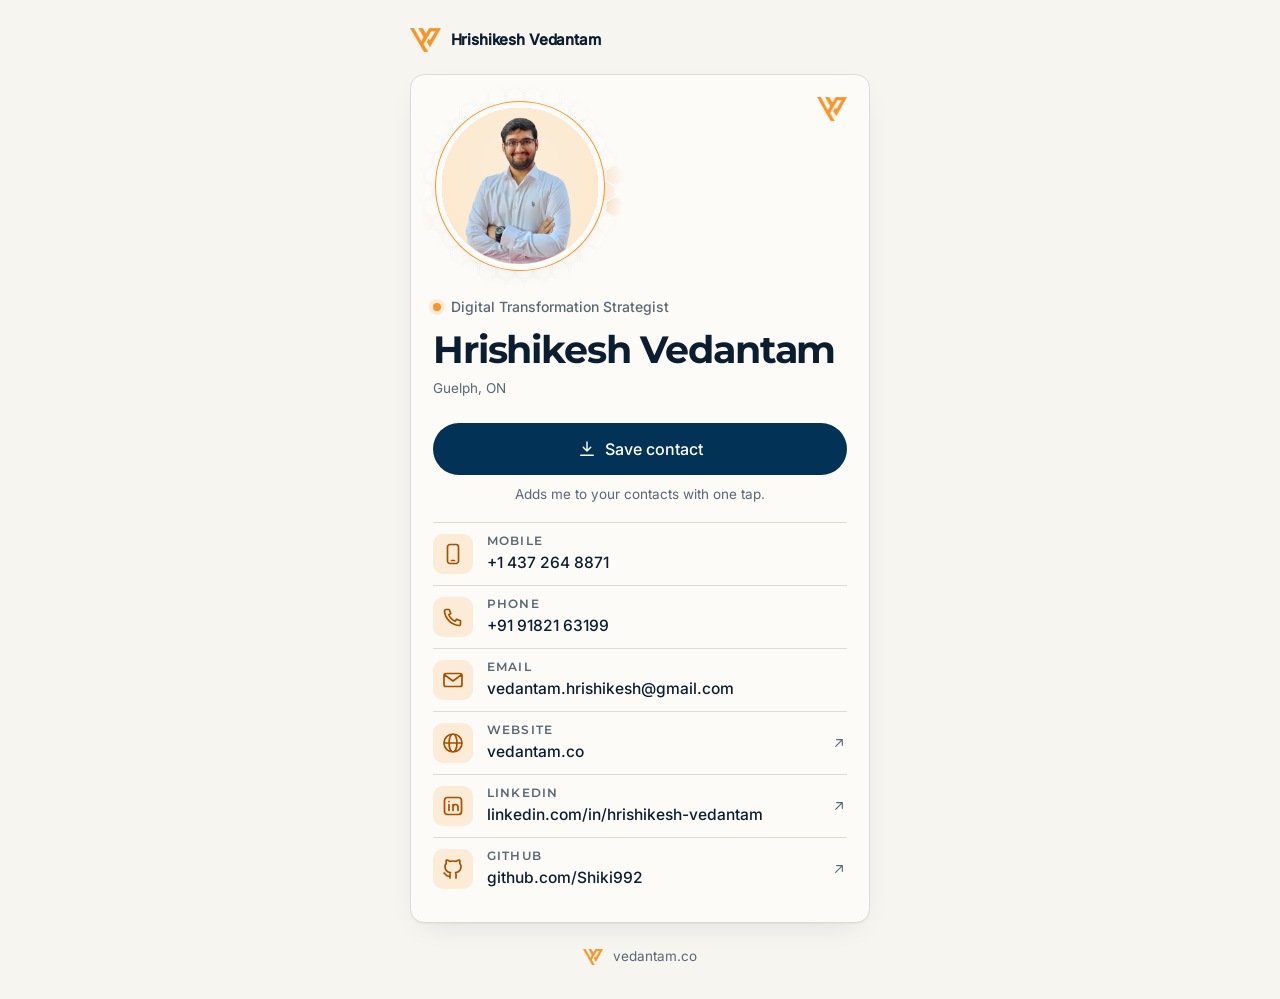
<file: card/index.html>
<!doctype html>
<html lang="en">
<head>
  <meta charset="utf-8">
  <meta name="viewport" content="width=device-width, initial-scale=1, viewport-fit=cover">
  <title>Hrishikesh Vedantam | Digital Transformation Strategist</title>
  <meta name="description" content="Contact card for Hrishikesh Vedantam, Digital Transformation Strategist. Save the contact to your phone.">
  <link rel="canonical" href="https://vedantam.co/card">
  <meta name="theme-color" content="#F7F5F0" media="(prefers-color-scheme: light)">
  <meta name="theme-color" content="#01192D" media="(prefers-color-scheme: dark)">
  <meta name="robots" content="noindex">
  <meta property="og:type" content="profile">
  <meta property="og:title" content="Hrishikesh Vedantam">
  <meta property="og:description" content="Digital Transformation Strategist. Tap to save my contact.">
  <meta property="og:url" content="https://vedantam.co/card">
  <link rel="icon" href="[data-uri]">
  <!-- Generated by core/src/main/kotlin/co/vedantam/card/core/web/WebCard.kt. Do not edit by hand. -->
  <style>
@font-face { font-family: "Montserrat"; font-weight: 600; font-display: swap; src: url([data-uri]) format("woff2"); }
@font-face { font-family: "Montserrat"; font-weight: 700; font-display: swap; src: url([data-uri]) format("woff2"); }
@font-face { font-family: "Inter"; font-weight: 400; font-display: swap; src: url([data-uri]) format("woff2"); }
@font-face { font-family: "Inter"; font-weight: 500; font-display: swap; src: url([data-uri]) format("woff2"); }
:root { --bg: #F7F5F0; --bg-tint: #EFEBE3; --surface: #FCFBF8; --ink: #0B1E31; --ink-2: #2B3949; --muted: #5B6775; --line: #E0DBD0; --line-strong: #CBC4B6; --accent: #A45200; --brand: #F9942A; --brand-soft: rgba(249, 148, 42, 0.16); --disc: #FDE9CF; --disc-centre: #FBEDD9; --hive-line: rgba(11, 30, 49, 0.1); --btn-bg: #023356; --btn-bg-hover: #0A4673; --btn-fg: #FFFFFF; --feature-bg: #023356; --feature-fg: #EEF2F6; --shadow: 0 1px 0 rgba(11, 30, 49, 0.04), 0 10px 30px -14px rgba(11, 30, 49, 0.14); color-scheme: light;
  --f-display: "Montserrat", system-ui, -apple-system, "Segoe UI", Roboto, sans-serif;
  --f-body: "Inter", system-ui, -apple-system, "Segoe UI", Roboto, sans-serif;
  --radius: 14px; --tile: 10px; }
@media (prefers-color-scheme: dark) { :root { --bg: #01192D; --bg-tint: #031F37; --surface: #062641; --ink: #EEF2F6; --ink-2: #C8D3DE; --muted: #8FA2B6; --line: #11304D; --line-strong: #1D4469; --accent: #F9942A; --brand: #F9942A; --brand-soft: rgba(249, 148, 42, 0.14); --disc: #0A3558; --disc-centre: #072D4B; --hive-line: rgba(238, 242, 246, 0.08); --btn-bg: #F9942A; --btn-bg-hover: #FFA94D; --btn-fg: #01192D; --feature-bg: #023356; --feature-fg: #EEF2F6; --shadow: 0 1px 0 rgba(0, 0, 0, 0.3), 0 10px 30px -14px rgba(0, 0, 0, 0.6); color-scheme: dark; } }
*, *::before, *::after { box-sizing: border-box; }
html { -webkit-text-size-adjust: 100%; }
body { margin: 0; min-height: 100vh; background: var(--bg); color: var(--ink); font: 400 16px/1.65 var(--f-body); letter-spacing: 0em;
  -webkit-font-smoothing: antialiased; text-rendering: optimizeLegibility;
  padding: max(16px, env(safe-area-inset-top)) 16px max(32px, env(safe-area-inset-bottom)); }
img, svg, canvas { display: block; max-width: 100%; }
a { color: inherit; text-decoration: none; }
:focus-visible { outline: 2px solid var(--brand); outline-offset: 3px; border-radius: 4px; }
::selection { background: var(--brand); color: #01192D; }
.wrap { max-width: 460px; margin: 0 auto; }
.top { display: flex; align-items: center; gap: 10px; height: 48px; margin-bottom: 10px; }
.top img { height: 24px; width: auto; }
.top span { font-weight: 600; font-size: 15px; letter-spacing: -0.01em; }
.card { background: var(--surface); border: 1px solid var(--line); border-radius: var(--radius); box-shadow: var(--shadow);
  padding: 0 22px 22px; position: relative; overflow: hidden; }
.art { position: relative; width: 210px; height: 210px; margin: 6px 0 0 -18px; display: grid; place-items: center; }
#hive { position: absolute; inset: 0; width: 100%; height: 100%;
  -webkit-mask-image: radial-gradient(closest-side, #000 55%, transparent 100%); mask-image: radial-gradient(closest-side, #000 55%, transparent 100%); }
.portrait { position: relative; width: 74%; aspect-ratio: 1 / 1; border-radius: 50%; overflow: hidden;
  background: radial-gradient(circle at 50% 38%, var(--disc-centre) 0%, var(--disc) 70%);
  box-shadow: 0 0 0 6px var(--surface), 0 0 0 7px var(--brand), var(--shadow); }
.portrait img { width: 100%; height: 100%; object-fit: cover; }
.mark { position: absolute; top: 22px; right: 22px; height: 24px; width: auto; }
.eyebrow { display: flex; align-items: center; gap: 10px; font: 500 14px/1.4 var(--f-body); letter-spacing: 0em; color: var(--muted); margin: 6px 0 14px; }
.dot { width: 8px; height: 8px; border-radius: 50%; background: var(--brand); box-shadow: 0 0 0 4px var(--brand-soft); flex: none; }
h1 { font: 700 40px/1.02 var(--f-display); letter-spacing: -0.03em; font-size: 38px; margin: 0 0 10px; }
.sub { font: 400 13.5px/1.45 var(--f-body); letter-spacing: 0em; color: var(--muted); margin: 0 0 24px; }
.btn { display: flex; align-items: center; justify-content: center; gap: 8px; width: 100%; height: 52px; padding: 0 18px; border-radius: 999px;
  font: 500 15px/1 var(--f-body); letter-spacing: 0em; font-size: 16px; background: var(--btn-bg); color: var(--btn-fg); transition: background .15s ease, transform .15s ease; }
.btn:hover { background: var(--btn-bg-hover); }
.btn:active { transform: translateY(1px); }
.btn svg { width: 20px; height: 20px; fill: none; stroke: currentColor; stroke-width: 1.7; stroke-linecap: round; stroke-linejoin: round; }
.hint { font: 400 13.5px/1.45 var(--f-body); letter-spacing: 0em; color: var(--muted); text-align: center; margin: 10px 0 18px; }
.rows { list-style: none; margin: 0; padding: 0; border-top: 1px solid var(--line); }
.rows li + li { border-top: 1px solid var(--line); }
.rows a { display: flex; align-items: center; gap: 14px; padding: 11px 0; }
.ic { width: 40px; height: 40px; padding: 8px; border-radius: var(--tile); background: var(--brand-soft);
  fill: none; stroke: var(--accent); stroke-width: 1.7; stroke-linecap: round; stroke-linejoin: round; flex: none; }
.kv { min-width: 0; flex: 1; display: flex; flex-direction: column; gap: 6px; }
.k { font: 600 11.5px/1 var(--f-display); letter-spacing: .1em; text-transform: uppercase; color: var(--muted); }
.v { font: 500 16px/1.5 var(--f-body); letter-spacing: 0em; font-size: 15.5px; line-height: 1.3; overflow: hidden; text-overflow: ellipsis; white-space: nowrap; }
.rows a:hover .v { text-decoration: underline; text-decoration-color: var(--brand); text-decoration-thickness: 2px; text-underline-offset: 4px; }
.go { width: 16px; height: 16px; fill: none; stroke: var(--muted); stroke-width: 1.7; stroke-linecap: round; stroke-linejoin: round; flex: none; }
.foot { display: flex; justify-content: center; align-items: center; gap: 10px; margin-top: 24px; font: 400 13.5px/1.45 var(--f-body); letter-spacing: 0em; color: var(--muted); }
.foot img { height: 16px; width: auto; }
.foot a:hover { color: var(--ink); }
@media (prefers-reduced-motion: reduce) { .btn { transition: none; } }
  </style>
</head>
<body>
  <div class="wrap">
    <header class="top"><img src="[data-uri]" alt="" width="30" height="24"><span>Hrishikesh Vedantam</span></header>
    <main class="card">
      <img class="mark" src="[data-uri]" alt="" width="30" height="24">
      <div class="art"><canvas id="hive" aria-hidden="true"></canvas>
        <div class="portrait"><img src="[data-uri]" width="480" height="480" alt="Hrishikesh Vedantam"></div></div>
      <p class="eyebrow"><span class="dot" aria-hidden="true"></span>Digital Transformation Strategist</p>
      <h1>Hrishikesh Vedantam</h1>
      <p class="sub">Guelph, ON</p>
      <a class="btn" href="hrishikesh.vcf" type="text/vcard"><svg viewBox="0 0 24 24" aria-hidden="true"><path d="M12 3.5v11 M7.5 10l4.5 4.5 4.5-4.5 M4.5 19.5h15"/></svg>Save contact</a>
      <p class="hint">Adds me to your contacts with one tap.</p>
      <ul class="rows">
      <li><a href="tel:+14372648871"><svg class="ic" viewBox="0 0 24 24" aria-hidden="true"><path d="M9 2.5h6a2.5 2.5 0 0 1 2.5 2.5v14a2.5 2.5 0 0 1-2.5 2.5h-6a2.5 2.5 0 0 1-2.5-2.5v-14a2.5 2.5 0 0 1 2.5-2.5z M10.5 18.5h3"/></svg><span class="kv"><span class="k">Mobile</span><span class="v">+1 437 264 8871</span></span></a></li>
      <li><a href="tel:+919182163199"><svg class="ic" viewBox="0 0 24 24" aria-hidden="true"><path d="M5 4.5h3.2l1.6 4-2 1.3a11 11 0 0 0 6.4 6.4l1.3-2 4 1.6V19a1.5 1.5 0 0 1-1.6 1.5A16 16 0 0 1 3.5 6.1 1.5 1.5 0 0 1 5 4.5z"/></svg><span class="kv"><span class="k">Phone</span><span class="v">+91 91821 63199</span></span></a></li>
      <li><a href="mailto:vedantam.hrishikesh@gmail.com"><svg class="ic" viewBox="0 0 24 24" aria-hidden="true"><path d="M5 5.5h14a2 2 0 0 1 2 2v9a2 2 0 0 1-2 2h-14a2 2 0 0 1-2-2v-9a2 2 0 0 1 2-2z M3.8 7l8.2 6 8.2-6"/></svg><span class="kv"><span class="k">Email</span><span class="v">vedantam.hrishikesh@gmail.com</span></span></a></li>
      <li><a href="https://vedantam.co" target="_blank" rel="noopener"><svg class="ic" viewBox="0 0 24 24" aria-hidden="true"><path d="M21 12a9 9 0 1 1-18 0a9 9 0 1 1 18 0z M16 12a4 9 0 1 1-8 0a4 9 0 1 1 8 0z M3 12h18"/></svg><span class="kv"><span class="k">Website</span><span class="v">vedantam.co</span></span><svg class="go" viewBox="0 0 24 24" aria-hidden="true"><path d="M7 17L17 7 M8.5 7H17v8.5"/></svg></a></li>
      <li><a href="https://linkedin.com/in/hrishikesh-vedantam" target="_blank" rel="noopener"><svg class="ic" viewBox="0 0 24 24" aria-hidden="true"><path d="M6.5 3.5h11a3 3 0 0 1 3 3v11a3 3 0 0 1-3 3h-11a3 3 0 0 1-3-3v-11a3 3 0 0 1 3-3z M8 10.5v6 M12 16.5v-6 M12 13a2.5 2.5 0 0 1 5 0v3.5 M8 7.6v0.01"/></svg><span class="kv"><span class="k">LinkedIn</span><span class="v">linkedin.com/in/hrishikesh-vedantam</span></span><svg class="go" viewBox="0 0 24 24" aria-hidden="true"><path d="M7 17L17 7 M8.5 7H17v8.5"/></svg></a></li>
      <li><a href="https://github.com/Shiki992" target="_blank" rel="noopener"><svg class="ic" viewBox="0 0 24 24" aria-hidden="true"><path d="M9 19c-4.3 1.4-4.3-2.5-6-3m12 5v-3.5c0-1 .1-1.4-.5-2 2.8-.3 5.5-1.4 5.5-6a4.6 4.6 0 0 0-1.3-3.2 4.2 4.2 0 0 0-.1-3.2s-1.1-.3-3.5 1.3a12.3 12.3 0 0 0-6.2 0C6.5 2.8 5.4 3.1 5.4 3.1a4.2 4.2 0 0 0-.1 3.2A4.6 4.6 0 0 0 4 9.5c0 4.6 2.7 5.7 5.5 6-.6.6-.6 1.2-.5 2V21"/></svg><span class="kv"><span class="k">GitHub</span><span class="v">github.com/Shiki992</span></span><svg class="go" viewBox="0 0 24 24" aria-hidden="true"><path d="M7 17L17 7 M8.5 7H17v8.5"/></svg></a></li>
      </ul>
    </main>
    <footer class="foot"><img src="[data-uri]" alt="" width="20" height="16"><a href="https://vedantam.co">vedantam.co</a></footer>
  </div>
  <script>
  // Honeycomb around the portrait: same geometry and motion as vedantam.co assets/main.js.
  (function () {
    var canvas = document.getElementById('hive');
    if (!canvas || !canvas.getContext) return;
    var ctx = canvas.getContext('2d'), root = document.documentElement;
    var reduce = window.matchMedia('(prefers-reduced-motion: reduce)');
    var W, H, R, cx, cy, rIn, rOut, cells = [], ring = [], packets = [], col = {}, last = 0, acc = 0, raf = 0;
    function colors() { var cs = getComputedStyle(root); col.line = cs.getPropertyValue('--hive-line').trim(); col.brand = cs.getPropertyValue('--brand').trim(); }
    function hex(x, y, r) { ctx.beginPath(); for (var i = 0; i < 6; i++) { var a = Math.PI / 180 * (60 * i - 90); var px = x + r * Math.cos(a), py = y + r * Math.sin(a); if (i) ctx.lineTo(px, py); else ctx.moveTo(px, py); } ctx.closePath(); }
    function build() {
      var rect = canvas.getBoundingClientRect(), dpr = Math.min(window.devicePixelRatio || 1, 2);
      W = rect.width; H = rect.height; canvas.width = Math.round(W * dpr); canvas.height = Math.round(H * dpr); ctx.setTransform(dpr, 0, 0, dpr, 0, 0);
      cx = W / 2; cy = H / 2; rIn = Math.min(W, H) * 0.74 / 2; rOut = Math.min(W, H) / 2;
      R = Math.max(10, Math.min(22, W / 20));
      var w = Math.sqrt(3) * R, h = 1.5 * R; cells = [];
      for (var row = -1; row * h < H + R; row++) for (var c = -1; c * w < W + w; c++) {
        var cell = { x: c * w + (row % 2 ? w / 2 : 0), y: row * h, a: 0, n: [] };
        cell.d = Math.sqrt((cell.x - cx) * (cell.x - cx) + (cell.y - cy) * (cell.y - cy));
        if (cell.d < rIn - R * 1.2 || cell.d > rOut + R) continue; cells.push(cell);
      }
      var lim = w * 1.05;
      for (var i = 0; i < cells.length; i++) for (var j = i + 1; j < cells.length; j++) {
        var dx = cells[i].x - cells[j].x, dy = cells[i].y - cells[j].y;
        if (dx * dx + dy * dy < lim * lim) { cells[i].n.push(j); cells[j].n.push(i); }
      }
      ring = []; cells.forEach(function (c, i) { if (c.d > rIn + R * 1.5 && c.d < rOut - R * 0.2) ring.push(i); }); packets = [];
    }
    function step(dt) {
      cells.forEach(function (c) { c.a = Math.max(0, c.a - dt * 0.9); });
      acc += dt; if (acc > 0.28 && ring.length) { acc = 0; var s = ring[Math.floor(Math.random() * ring.length)]; cells[s].a = 1; packets.push({ at: s, t: 0 }); }
      for (var p = packets.length - 1; p >= 0; p--) {
        var pk = packets[p]; pk.t += dt; if (pk.t < 0.12) continue; pk.t = 0;
        var cur = cells[pk.at]; if (cur.d < rIn - R * 0.5) { packets.splice(p, 1); continue; }
        var next = pk.at, best = cur.d;
        for (var k = 0; k < cur.n.length; k++) { var d = cells[cur.n[k]].d * (0.92 + Math.random() * 0.16); if (d < best) { best = d; next = cur.n[k]; } }
        if (next === pk.at) { packets.splice(p, 1); continue; }
        pk.at = next; cells[next].a = Math.max(cells[next].a, 0.55);
      }
    }
    function draw() {
      ctx.clearRect(0, 0, W, H); ctx.lineWidth = 1;
      for (var i = 0; i < cells.length; i++) { var c = cells[i]; hex(c.x, c.y, R * 0.9);
        if (c.a > 0.01) { ctx.globalAlpha = c.a * 0.9; ctx.fillStyle = col.brand; ctx.fill(); ctx.globalAlpha = 1; }
        ctx.strokeStyle = col.line; ctx.stroke(); }
    }
    function frame(now) { var dt = last ? Math.min(0.05, (now - last) / 1000) : 0.016; last = now; step(dt); draw(); raf = requestAnimationFrame(frame); }
    function init() {
      cancelAnimationFrame(raf); colors(); build();
      if (reduce.matches) { for (var i = 0; i < ring.length; i += 5) cells[ring[i]].a = 0.25 + (i % 3) * 0.15; draw(); }
      else { last = 0; raf = requestAnimationFrame(frame); }
    }
    document.addEventListener('visibilitychange', function () { if (document.hidden) cancelAnimationFrame(raf); else init(); });
    window.matchMedia('(prefers-color-scheme: dark)').addEventListener('change', function () { colors(); draw(); });
    init();
  })();
  </script>
</body>
</html>
</file>
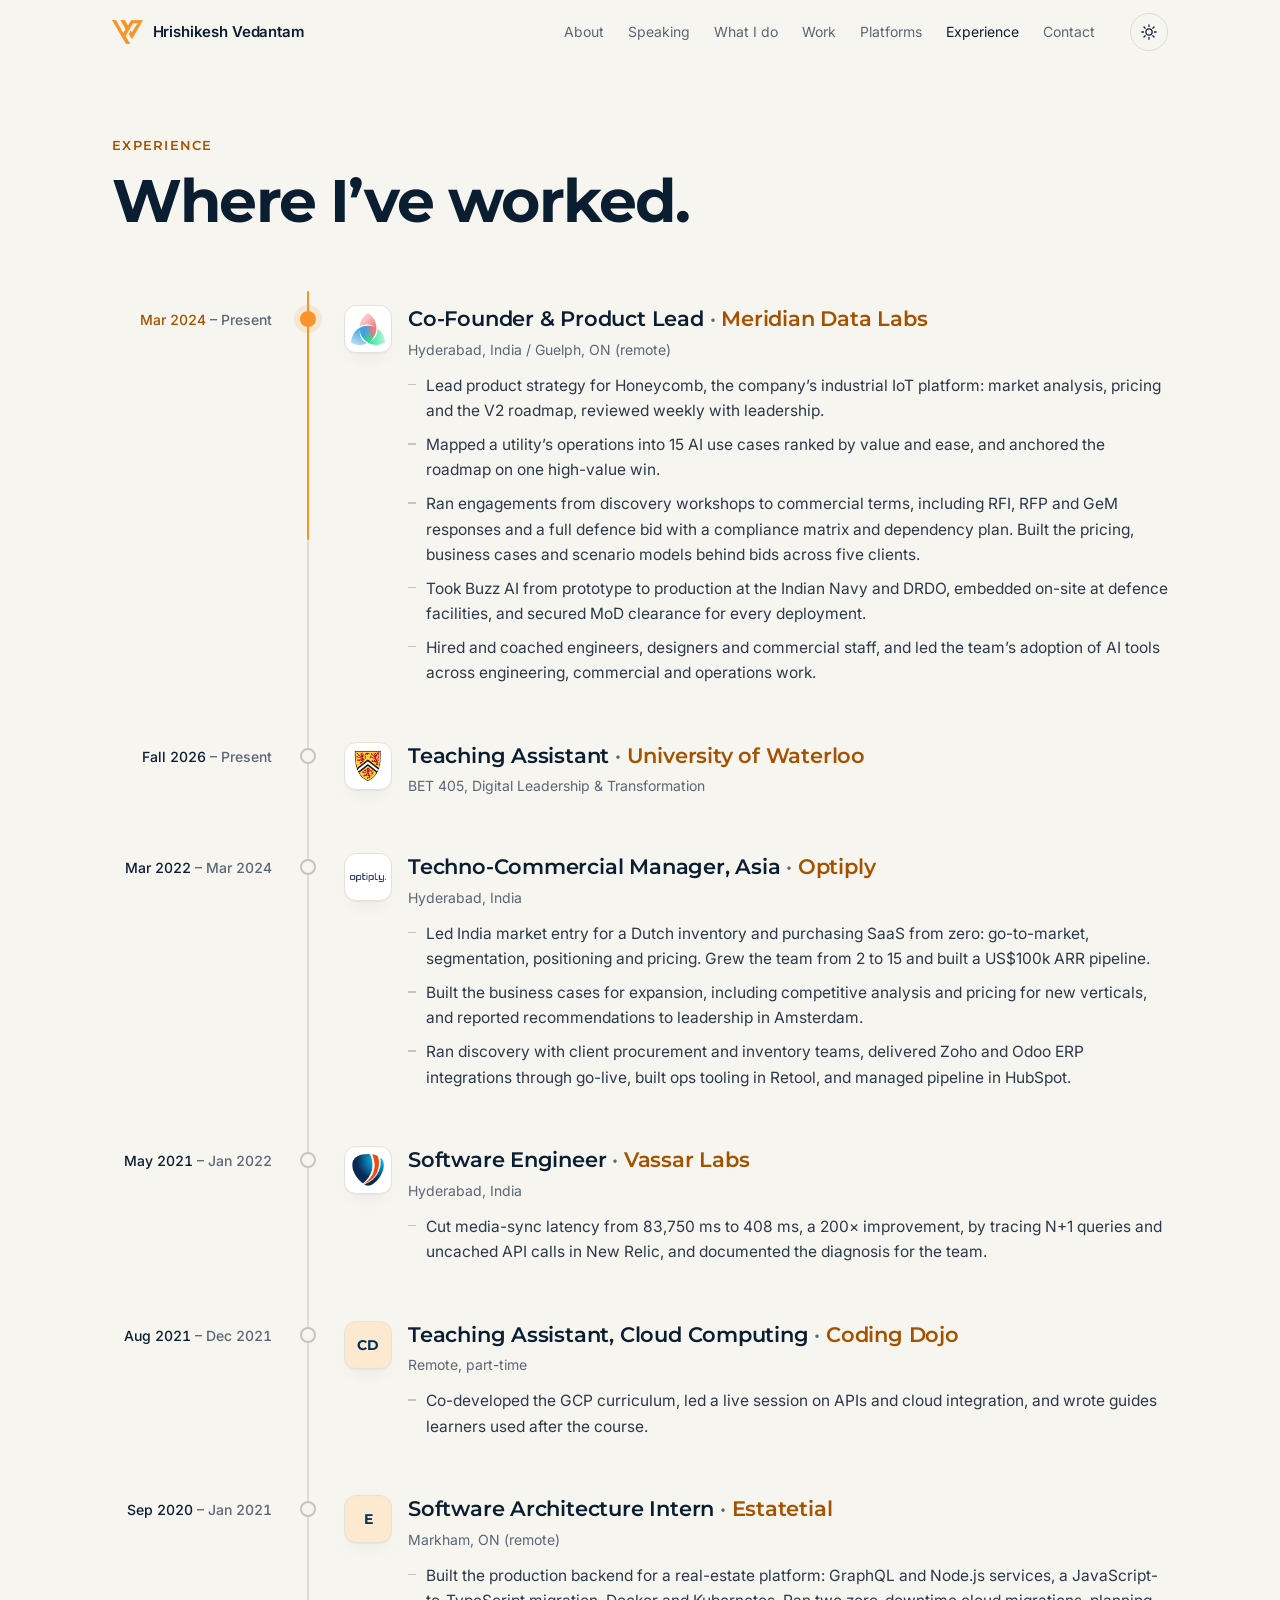
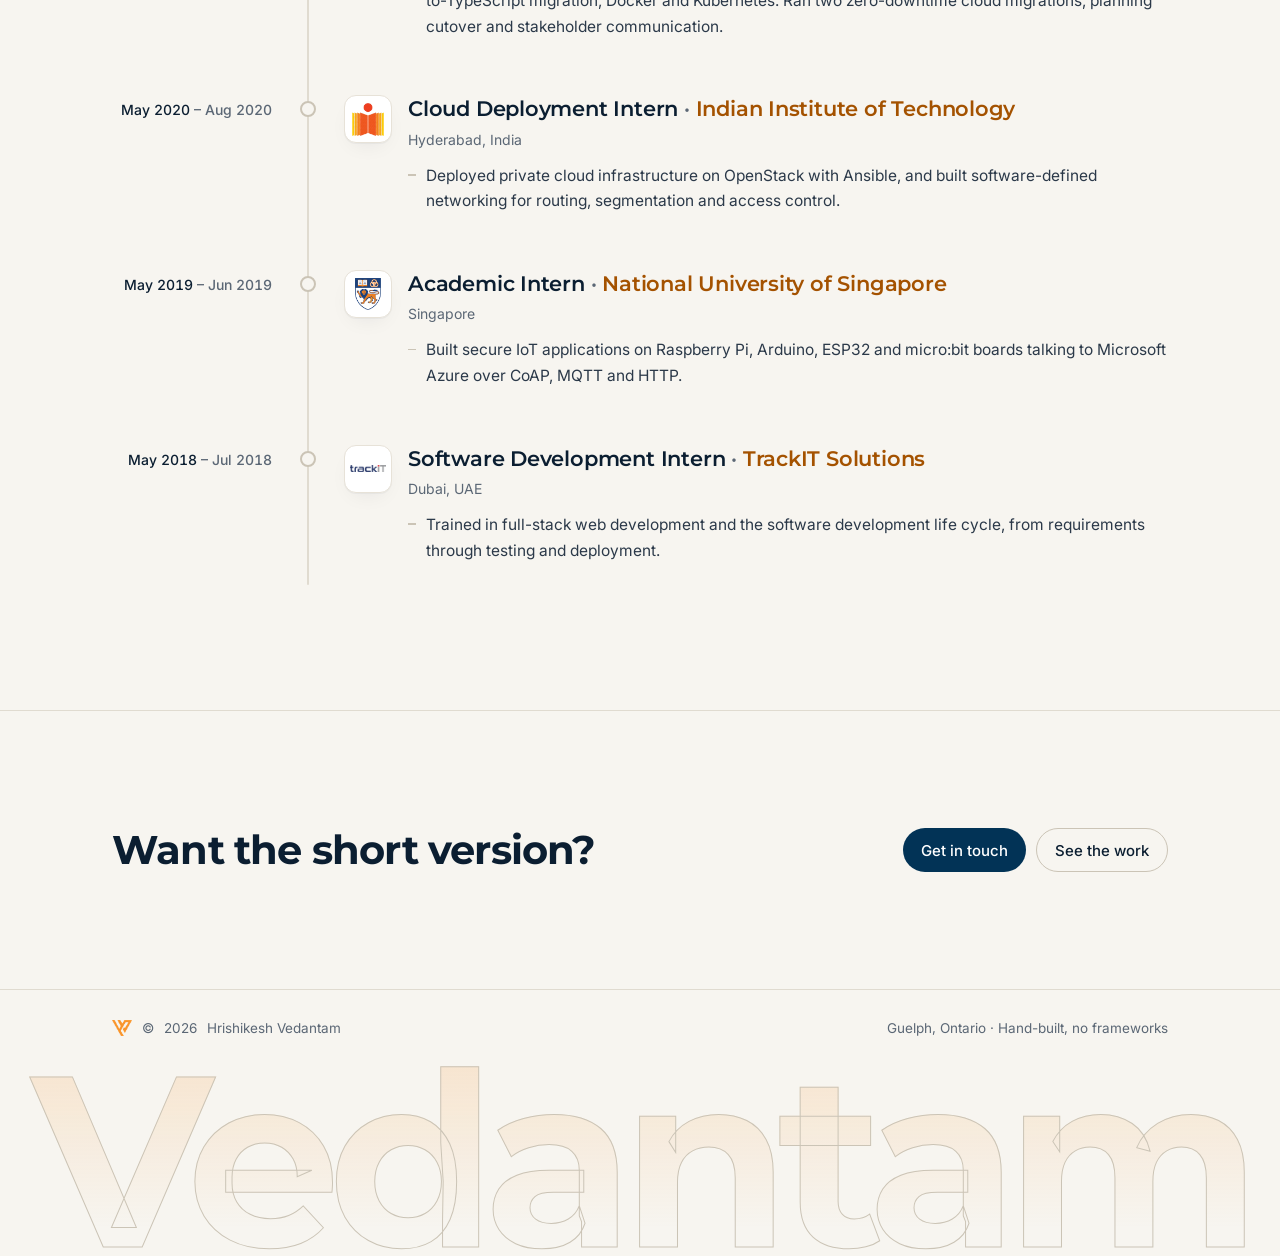
<file: experience/index.html>
<!doctype html>
<html lang="en">
<head>
  <meta charset="utf-8">
  <meta name="viewport" content="width=device-width, initial-scale=1">
  <title>Experience | Hrishikesh Vedantam</title>
  <meta name="description" content="Where Hrishikesh Vedantam has worked: Meridian Data Labs, Optiply, Vassar Labs, the University of Waterloo and more, from product strategy and market entry to engineering.">
  <link rel="canonical" href="https://vedantam.co/experience/">
  <meta name="theme-color" content="#F7F5F0" media="(prefers-color-scheme: light)">
  <meta name="theme-color" content="#01192D" media="(prefers-color-scheme: dark)">

  <meta property="og:type" content="profile">
  <meta property="og:url" content="https://vedantam.co/experience/">
  <meta property="og:title" content="Experience | Hrishikesh Vedantam">
  <meta property="og:description" content="I find where AI and digital tools will actually change the work, then build it and see it through to adoption.">
  <meta property="og:image" content="https://vedantam.co/assets/img/og-card.jpg">
  <meta property="og:image:width" content="1200">
  <meta property="og:image:height" content="630">
  <meta property="og:image:alt" content="Hrishikesh Vedantam, Digital Transformation Strategist">
  <meta name="twitter:card" content="summary_large_image">
  <meta name="twitter:image" content="https://vedantam.co/assets/img/og-card.jpg">

  <link rel="icon" href="../favicon.ico" sizes="48x48">
  <link rel="icon" href="../favicon-32.png" type="image/png" sizes="32x32">
  <link rel="apple-touch-icon" href="../apple-touch-icon.png">
  <link rel="preconnect" href="https://fonts.googleapis.com">
  <link rel="preconnect" href="https://fonts.gstatic.com" crossorigin>
  <link href="https://fonts.googleapis.com/css2?family=Montserrat:wght@500;600;700&family=Inter:wght@400;500;600&display=swap" rel="stylesheet">
  <link rel="stylesheet" href="../assets/style.css">

  <script>
    document.documentElement.classList.add('js');
    try {
      var t = localStorage.getItem('theme');
      if (t === 'light' || t === 'dark') document.documentElement.setAttribute('data-theme', t);
    } catch (e) {}
  </script>
</head>
<body>
  <a class="skip" href="#main">Skip to content</a>

  <header class="topbar">
    <div class="wrap topbar-inner">
      <a class="brand" href="../" aria-label="Hrishikesh Vedantam, home">
        <img class="brand-mark" src="../assets/img/logo-mark.png" alt="" width="40" height="32">
        <span>Hrishikesh Vedantam</span>
      </a>
      <nav class="nav" aria-label="Sections">
        <a href="../#about">About</a>
        <a href="../#speaking">Speaking</a>
        <a href="../#services">What I do</a>
        <a href="../#work">Work</a>
        <a href="../#platforms">Platforms</a>
        <a href="./" class="active" aria-current="page">Experience</a>
        <a href="../#contact">Contact</a>
      </nav>
      <button class="theme-toggle" type="button" aria-label="Toggle dark mode">
        <svg class="i-sun" viewBox="0 0 24 24" aria-hidden="true"><circle cx="12" cy="12" r="4.2"/><path d="M12 2.5v2.2M12 19.3v2.2M2.5 12h2.2M19.3 12h2.2M5.3 5.3l1.6 1.6M17.1 17.1l1.6 1.6M5.3 18.7l1.6-1.6M17.1 6.9l1.6-1.6"/></svg>
        <svg class="i-moon" viewBox="0 0 24 24" aria-hidden="true"><path d="M20 14.6A8.2 8.2 0 0 1 9.4 4a8.2 8.2 0 1 0 10.6 10.6Z"/></svg>
      </button>
      <button class="menu-toggle" type="button" aria-label="Menu" aria-expanded="false" aria-controls="mobile-menu">
        <svg class="i-menu" viewBox="0 0 24 24" aria-hidden="true"><path d="M4 7h16M4 12h16M4 17h16"/></svg>
        <svg class="i-close" viewBox="0 0 24 24" aria-hidden="true"><path d="M6 6l12 12M18 6L6 18"/></svg>
      </button>
    </div>
    <nav class="mobile-nav" id="mobile-menu" aria-label="Sections" hidden>
      <a href="../#about">About</a>
      <a href="../#speaking">Speaking</a>
      <a href="../#services">What I do</a>
      <a href="../#work">Work</a>
      <a href="../#platforms">Platforms</a>
      <a href="./" class="active" aria-current="page">Experience</a>
      <a href="../#contact">Contact</a>
    </nav>
  </header>

  <main id="main">
    <!-- Experience: a rail that fills as you scroll -->
    <section class="section page-top" id="experience" aria-labelledby="exp-h">
      <div class="wrap">
        <header class="section-head">
          <p class="kicker">Experience</p>
          <h1 id="exp-h" class="page-title">Where I&rsquo;ve worked.</h1>
        </header>

        <ol class="timeline">
          <li class="job reveal">
            <div class="job-when"><time>Mar 2024</time> &ndash; Present</div>
            <div class="job-body">
              <span class="logo-tile"><img src="../assets/img/logos/meridian-data-labs.png" alt="" width="129" height="120" loading="lazy"></span>
              <h3>Co-Founder &amp; Product Lead <span class="at">Meridian Data Labs</span></h3>
              <p class="job-where">Hyderabad, India / Guelph, ON (remote)</p>
              <ul>
                <li>Lead product strategy for Honeycomb, the company&rsquo;s industrial IoT platform: market analysis, pricing and the V2 roadmap, reviewed weekly with leadership.</li>
                <li>Mapped a utility&rsquo;s operations into 15 AI use cases ranked by value and ease, and anchored the roadmap on one high-value win.</li>
                <li>Ran engagements from discovery workshops to commercial terms, including RFI, RFP and GeM responses and a full defence bid with a compliance matrix and dependency plan. Built the pricing, business cases and scenario models behind bids across five clients.</li>
                <li>Took Buzz AI from prototype to production at the Indian Navy and DRDO, embedded on-site at defence facilities, and secured MoD clearance for every deployment.</li>
                <li>Hired and coached engineers, designers and commercial staff, and led the team&rsquo;s adoption of AI tools across engineering, commercial and operations work.</li>
              </ul>
            </div>
          </li>

          <li class="job reveal">
            <div class="job-when"><time>Fall 2026</time> &ndash; Present</div>
            <div class="job-body">
              <span class="logo-tile"><img src="../assets/img/logos/waterloo.png" alt="" width="105" height="120" loading="lazy"></span>
              <h3>Teaching Assistant <span class="at">University of Waterloo</span></h3>
              <p class="job-where">BET 405, Digital Leadership &amp; Transformation</p>
            </div>
          </li>

          <li class="job reveal">
            <div class="job-when"><time>Mar 2022</time> &ndash; Mar 2024</div>
            <div class="job-body">
              <span class="logo-tile"><img src="../assets/img/logos/optiply.png" alt="" width="463" height="120" loading="lazy"></span>
              <h3>Techno-Commercial Manager, Asia <span class="at">Optiply</span></h3>
              <p class="job-where">Hyderabad, India</p>
              <ul>
                <li>Led India market entry for a Dutch inventory and purchasing SaaS from zero: go-to-market, segmentation, positioning and pricing. Grew the team from 2 to 15 and built a US$100k ARR pipeline.</li>
                <li>Built the business cases for expansion, including competitive analysis and pricing for new verticals, and reported recommendations to leadership in Amsterdam.</li>
                <li>Ran discovery with client procurement and inventory teams, delivered Zoho and Odoo ERP integrations through go-live, built ops tooling in Retool, and managed pipeline in HubSpot.</li>
              </ul>
            </div>
          </li>

          <li class="job reveal">
            <div class="job-when"><time>May 2021</time> &ndash; Jan 2022</div>
            <div class="job-body">
              <span class="logo-tile"><img src="../assets/img/logos/vassar-labs.png" alt="" width="110" height="112" loading="lazy"></span>
              <h3>Software Engineer <span class="at">Vassar Labs</span></h3>
              <p class="job-where">Hyderabad, India</p>
              <ul>
                <li>Cut media-sync latency from 83,750 ms to 408 ms, a 200&times; improvement, by tracing N+1 queries and uncached API calls in New Relic, and documented the diagnosis for the team.</li>
              </ul>
            </div>
          </li>

          <li class="job reveal">
            <div class="job-when"><time>Aug 2021</time> &ndash; Dec 2021</div>
            <div class="job-body">
              <span class="logo-tile logo-tile--mono" aria-hidden="true">CD</span>
              <h3>Teaching Assistant, Cloud Computing <span class="at">Coding Dojo</span></h3>
              <p class="job-where">Remote, part-time</p>
              <ul>
                <li>Co-developed the GCP curriculum, led a live session on APIs and cloud integration, and wrote guides learners used after the course.</li>
              </ul>
            </div>
          </li>

          <li class="job reveal">
            <div class="job-when"><time>Sep 2020</time> &ndash; Jan 2021</div>
            <div class="job-body">
              <span class="logo-tile logo-tile--mono" aria-hidden="true">E</span>
              <h3>Software Architecture Intern <span class="at">Estatetial</span></h3>
              <p class="job-where">Markham, ON (remote)</p>
              <ul>
                <li>Built the production backend for a real-estate platform: GraphQL and Node.js services, a JavaScript-to-TypeScript migration, Docker and Kubernetes. Ran two zero-downtime cloud migrations, planning cutover and stakeholder communication.</li>
              </ul>
            </div>
          </li>

          <li class="job reveal">
            <div class="job-when"><time>May 2020</time> &ndash; Aug 2020</div>
            <div class="job-body">
              <span class="logo-tile"><img src="../assets/img/logos/iit-hyderabad.png" alt="" width="116" height="120" loading="lazy"></span>
              <h3>Cloud Deployment Intern <span class="at">Indian Institute of Technology</span></h3>
              <p class="job-where">Hyderabad, India</p>
              <ul>
                <li>Deployed private cloud infrastructure on OpenStack with Ansible, and built software-defined networking for routing, segmentation and access control.</li>
              </ul>
            </div>
          </li>

          <li class="job reveal">
            <div class="job-when"><time>May 2019</time> &ndash; Jun 2019</div>
            <div class="job-body">
              <span class="logo-tile"><img src="../assets/img/logos/nus.png" alt="" width="94" height="120" loading="lazy"></span>
              <h3>Academic Intern <span class="at">National University of Singapore</span></h3>
              <p class="job-where">Singapore</p>
              <ul>
                <li>Built secure IoT applications on Raspberry Pi, Arduino, ESP32 and micro:bit boards talking to Microsoft Azure over CoAP, MQTT and HTTP.</li>
              </ul>
            </div>
          </li>

          <li class="job reveal">
            <div class="job-when"><time>May 2018</time> &ndash; Jul 2018</div>
            <div class="job-body">
              <span class="logo-tile"><img src="../assets/img/logos/trackit.png" alt="" width="338" height="59" loading="lazy"></span>
              <h3>Software Development Intern <span class="at">TrackIT Solutions</span></h3>
              <p class="job-where">Dubai, UAE</p>
              <ul>
                <li>Trained in full-stack web development and the software development life cycle, from requirements through testing and deployment.</li>
              </ul>
            </div>
          </li>
        </ol>
      </div>
    </section>

    <section class="section page-cta" aria-labelledby="cta-h">
      <div class="wrap page-cta-inner">
        <h2 id="cta-h">Want the short version?</h2>
        <div class="cta-row">
          <a class="btn btn-primary" href="../#contact">Get in touch</a>
          <a class="btn btn-ghost" href="../#work">See the work</a>
        </div>
      </div>
    </section>
  </main>

  <footer class="footer">
    <div class="wrap footer-inner">
      <span class="footer-brand"><img src="../assets/img/logo-mark.png" alt="" width="20" height="16">&copy; <span id="year">2026</span> Hrishikesh Vedantam</span>
      <span>Guelph, Ontario &middot; Hand-built, no frameworks</span>
    </div>
    <p class="footer-mark" aria-hidden="true">Vedantam</p>
  </footer>

  <script src="../assets/main.js" defer onerror="document.documentElement.classList.remove('js')"></script>
</body>
</html>
</file>
<file: assets/style.css>
/* ---------- Tokens (brand: logo orange #F9942A, logo navy #023356) ---------- */
:root {
  --bg: #F7F5F0;
  --glow: rgba(249, 148, 42, 0.20);
  --bg-tint: #EFEBE3;
  --surface: #FCFBF8;
  --ink: #0B1E31;
  --ink-2: #2B3949;
  --muted: #5B6775;
  --line: #E0DBD0;
  --line-strong: #CBC4B6;
  --accent: #A45200;
  --brand: #F9942A;
  --brand-soft: rgba(249, 148, 42, 0.16);
  --navy: #023356;
  --disc: #FDE9CF;
  --outcome-bg: rgba(249, 148, 42, 0.14);
  --hive-line: rgba(11, 30, 49, 0.10);
  --btn-bg: #023356;
  --btn-bg-hover: #0A4673;
  --btn-fg: #FFFFFF;
  --feature-bg: #023356;
  --feature-fg: #EEF2F6;
  --band-bg: #01192D;
  --band-fg: #EEF2F6;
  --band-muted: #9FB0C2;
  --hex-pattern: url("data:image/svg+xml,<svg xmlns='http://www.w3.org/2000/svg' width='31.18' height='54.00' viewBox='0 0 31.18 54.00'><path d='M0.00 -18.00L15.59 -9.00L15.59 9.00L0.00 18.00L-15.59 9.00L-15.59 -9.00ZM31.18 -18.00L46.77 -9.00L46.77 9.00L31.18 18.00L15.59 9.00L15.59 -9.00ZM15.59 9.00L31.18 18.00L31.18 36.00L15.59 45.00L-0.00 36.00L0.00 18.00ZM0.00 36.00L15.59 45.00L15.59 63.00L0.00 72.00L-15.59 63.00L-15.59 45.00ZM31.18 36.00L46.77 45.00L46.77 63.00L31.18 72.00L15.59 63.00L15.59 45.00Z' fill='none' stroke='%23ffffff' stroke-opacity='.12' stroke-width='1'/></svg>");
  --org-card: #FFFFFF;
  --org-line: #E7E2D8;
  --org-ink: #0B1E31;
  --shadow: 0 1px 0 rgba(11, 30, 49, 0.04), 0 8px 24px -12px rgba(11, 30, 49, 0.14);

  --f-display: "Montserrat", system-ui, -apple-system, "Segoe UI", Roboto, sans-serif;
  --f-body: "Inter", system-ui, -apple-system, "Segoe UI", Roboto, sans-serif;

  --wrap: 1120px;
  --gutter: clamp(16px, 4vw, 32px);
  --radius: 14px;
  color-scheme: light;
}

@media (prefers-color-scheme: dark) {
  :root:not([data-theme="light"]) {
    --bg: #01192D;
    --bg-tint: #031F37;
    --surface: #062641;
    --ink: #EEF2F6;
    --ink-2: #C8D3DE;
    --muted: #8FA2B6;
    --line: #11304D;
    --line-strong: #1D4469;
    --accent: #F9942A;
    --brand: #F9942A;
    --brand-soft: rgba(249, 148, 42, 0.14);
    --disc: #0A3558;
    --outcome-bg: #072E4D;
    --glow: rgba(249, 148, 42, 0.13);
    --hive-line: rgba(238, 242, 246, 0.08);
    --btn-bg: #F9942A;
    --btn-bg-hover: #FFA94D;
    --btn-fg: #01192D;
    --feature-bg: #023356;
    --feature-fg: #EEF2F6;
    --band-bg: #000F1C;
    --band-fg: #EEF2F6;
    --band-muted: #9FB0C2;
    --org-card: #EEF1F4;
    --org-line: transparent;
    --org-ink: #0B1E31;
    --shadow: 0 1px 0 rgba(0, 0, 0, 0.3), 0 10px 30px -14px rgba(0, 0, 0, 0.6);
    color-scheme: dark;
  }
}

:root[data-theme="dark"] {
  --bg: #01192D;
  --bg-tint: #031F37;
  --surface: #062641;
  --ink: #EEF2F6;
  --ink-2: #C8D3DE;
  --muted: #8FA2B6;
  --line: #11304D;
  --line-strong: #1D4469;
  --accent: #F9942A;
  --brand: #F9942A;
  --brand-soft: rgba(249, 148, 42, 0.14);
  --disc: #0A3558;
  --outcome-bg: #072E4D;
  --glow: rgba(249, 148, 42, 0.13);
  --hive-line: rgba(238, 242, 246, 0.08);
  --btn-bg: #F9942A;
  --btn-bg-hover: #FFA94D;
  --btn-fg: #01192D;
  --feature-bg: #023356;
  --feature-fg: #EEF2F6;
  --band-bg: #000F1C;
  --band-fg: #EEF2F6;
  --band-muted: #9FB0C2;
  --org-card: #EEF1F4;
  --org-line: transparent;
  --org-ink: #0B1E31;
  --shadow: 0 1px 0 rgba(0, 0, 0, 0.3), 0 10px 30px -14px rgba(0, 0, 0, 0.6);
  color-scheme: dark;
}

/* ---------- Base ---------- */
*, *::before, *::after { box-sizing: border-box; }
html { scroll-behavior: smooth; scroll-padding-top: 76px; -webkit-text-size-adjust: 100%; }
body {
  margin: 0;
  background: var(--bg);
  color: var(--ink);
  font: 400 17px/1.65 var(--f-body);
  -webkit-font-smoothing: antialiased;
  text-rendering: optimizeLegibility;
  overflow-x: hidden;
}
img, svg, canvas { display: block; max-width: 100%; }
a { color: inherit; }
p { margin: 0 0 1em; }
h1, h2, h3 { margin: 0; font-weight: 500; }
ul, ol, dl, dd { margin: 0; padding: 0; list-style: none; }
::selection { background: var(--brand); color: #01192D; }
:focus-visible { outline: 2px solid var(--brand); outline-offset: 3px; border-radius: 4px; }

.wrap { width: 100%; max-width: var(--wrap); margin: 0 auto; padding: 0 var(--gutter); }

.skip {
  position: absolute; left: 12px; top: -48px; z-index: 100;
  background: var(--ink); color: var(--bg); padding: 8px 14px; border-radius: 8px;
  text-decoration: none; font-size: 14px;
}
.skip:focus { top: 12px; }

/* ---------- Top bar ---------- */
.topbar {
  position: sticky; top: 0; z-index: 50;
  background: color-mix(in srgb, var(--bg) 84%, transparent);
  backdrop-filter: saturate(1.4) blur(12px);
  -webkit-backdrop-filter: saturate(1.4) blur(12px);
  border-bottom: 1px solid transparent;
  transition: border-color .2s ease;
}
.topbar.scrolled { border-bottom-color: var(--line); }
/* On phones the bar slides away while you read down the page and comes back as soon as you scroll up. */
@media (max-width: 900px) {
  .topbar { transition: border-color .2s ease, transform .3s ease; }
  .bar-away .topbar { transform: translateY(-100%); }
  .bar-away .hood-stage { top: 12px; }
}
.topbar-inner { display: flex; align-items: center; gap: 24px; height: 64px; }
.brand { display: inline-flex; align-items: center; gap: 10px; text-decoration: none; font-weight: 600; font-size: 15px; letter-spacing: -0.01em; white-space: nowrap; }
.brand-mark { width: auto; height: 24px; }
.nav { display: flex; gap: 2px; margin-left: auto; }
.nav a {
  text-decoration: none; font-size: 14px; color: var(--muted);
  padding: 6px 11px; border-radius: 999px; transition: color .15s ease, background .15s ease;
}
.nav a:hover { color: var(--ink); background: var(--brand-soft); }
.nav a.active { color: var(--ink); }
.theme-toggle, .menu-toggle {
  display: grid; place-items: center; width: 38px; height: 38px; flex: none;
  border: 1px solid var(--line); border-radius: 999px; background: transparent; color: var(--ink);
  cursor: pointer; transition: border-color .15s ease, background .15s ease;
}
.theme-toggle:hover, .menu-toggle:hover { border-color: var(--line-strong); background: var(--brand-soft); }
.theme-toggle svg, .menu-toggle svg { width: 18px; height: 18px; fill: none; stroke: currentColor; stroke-width: 1.7; stroke-linecap: round; }
.theme-toggle .i-moon { display: none; }
:root[data-theme="dark"] .theme-toggle .i-sun { display: none; }
:root[data-theme="dark"] .theme-toggle .i-moon { display: block; }
@media (prefers-color-scheme: dark) {
  :root:not([data-theme="light"]) .theme-toggle .i-sun { display: none; }
  :root:not([data-theme="light"]) .theme-toggle .i-moon { display: block; }
}

/* Mobile menu: a panel under the top bar, filling the rest of the screen */
.menu-toggle { display: none; }
.menu-toggle .i-close { display: none; }
.menu-toggle[aria-expanded="true"] .i-menu { display: none; }
.menu-toggle[aria-expanded="true"] .i-close { display: block; }
.mobile-nav {
  position: absolute; top: 100%; left: 0; right: 0; height: calc(100vh - 64px); height: calc(100dvh - 64px);
  padding: 24px var(--gutter); overflow-y: auto; overscroll-behavior: contain;
  background: var(--bg); border-top: 1px solid var(--line);
}
.mobile-nav { display: flex; flex-direction: column; align-items: center; gap: 4px; text-align: center; }
.mobile-nav[hidden] { display: none; }
/* Auto margins centre the list vertically but still let it scroll from the top on a short screen. */
.mobile-nav > :first-child { margin-top: auto; }
.mobile-nav > :last-child { margin-bottom: auto; }
.mobile-nav a {
  display: block; padding: 10px 24px; border-radius: 999px; text-decoration: none;
  font: 600 26px/1.3 var(--f-display); letter-spacing: -0.02em; color: var(--ink);
}
.mobile-nav a:hover, .mobile-nav a.active { color: var(--accent); }
body.menu-open { overflow: hidden; }
@media (prefers-reduced-motion: no-preference) {
  .mobile-nav { animation: menu-in .18s ease; }
}
@keyframes menu-in { from { opacity: 0; transform: translateY(-6px); } }

/* ---------- Hero ---------- */
.hero { position: relative; isolation: isolate; padding: clamp(36px, 6vw, 80px) 0 clamp(40px, 6vw, 72px); }
/* A warm glow behind the portrait */
.hero::before {
  content: ""; position: absolute; z-index: -1; inset: 0 0 auto; height: min(900px, 100%); pointer-events: none;
  background: radial-gradient(min(560px, 70vw) min(460px, 60vw) at 72% 34%, var(--glow), transparent 72%);
}
.hero-seen {
  display: flex; flex-wrap: wrap; align-items: center; gap: 6px 12px; margin: 26px 0 0;
  font: 500 13.5px/1.4 var(--f-body); color: var(--muted);
}
.hero-seen span { font: 600 11.5px/1 var(--f-display); letter-spacing: .1em; text-transform: uppercase; color: var(--accent); }
.hero-seen a { color: var(--ink-2); text-decoration: none; }
.hero-seen a:hover { color: var(--ink); text-decoration: underline; text-decoration-color: var(--brand); text-underline-offset: 4px; }
.hero-seen i { width: 4px; height: 4px; border-radius: 50%; background: var(--line-strong); }
.hero-grid { display: grid; grid-template-columns: 1.1fr 0.9fr; gap: clamp(24px, 4vw, 56px); align-items: center; }
.eyebrow {
  display: inline-flex; align-items: center; gap: 10px;
  font: 500 14px/1.4 var(--f-body); color: var(--muted);
  margin-bottom: 22px;
}
.dot { width: 8px; height: 8px; border-radius: 50%; background: var(--brand); box-shadow: 0 0 0 4px var(--brand-soft); flex: none; }
h1 {
  font-family: var(--f-display);
  font-weight: 700;
  font-size: clamp(40px, 6.4vw, 78px);
  line-height: 1.02;
  letter-spacing: -0.03em;
  margin-bottom: 24px;
}
.name-note { margin: -12px 0 22px; font: 500 15px/1.4 var(--f-body); color: var(--muted); }
.name-note b { font-family: var(--f-display); font-weight: 700; color: var(--accent); }
.lede {
  font-family: var(--f-display);
  font-weight: 500;
  font-size: clamp(20px, 2.2vw, 26px);
  line-height: 1.38;
  letter-spacing: -0.01em;
  color: var(--ink);
  max-width: 30ch;
  margin-bottom: 18px;
}
.hero-sub { color: var(--muted); max-width: 54ch; margin-bottom: 30px; }
.cta-row { display: flex; flex-wrap: wrap; gap: 10px; }
.btn {
  display: inline-flex; align-items: center; gap: 6px;
  height: 44px; padding: 0 18px; border-radius: 999px;
  font: 500 15px/1 var(--f-body); text-decoration: none;
  transition: transform .15s ease, background .15s ease, border-color .15s ease;
}
.btn:active { transform: translateY(1px); }
.btn-primary { background: var(--btn-bg); color: var(--btn-fg); }
.btn-primary:hover { background: var(--btn-bg-hover); }
.btn-ghost { border: 1px solid var(--line-strong); color: var(--ink); }
.btn-ghost:hover { border-color: var(--ink); }

.hero-art { position: relative; aspect-ratio: 1 / 1; width: 100%; display: grid; place-items: center; }
#hive {
  position: absolute; inset: 0; width: 100%; height: 100%;
  -webkit-mask-image: radial-gradient(closest-side, #000 55%, transparent 100%);
          mask-image: radial-gradient(closest-side, #000 55%, transparent 100%);
}
.portrait {
  position: relative; width: 74%; aspect-ratio: 1 / 1; border-radius: 50%;
  background: radial-gradient(circle at 50% 38%, color-mix(in srgb, var(--disc) 70%, var(--bg)) 0%, var(--disc) 70%);
  box-shadow: 0 0 0 6px var(--bg), 0 0 0 7px var(--brand), var(--shadow);
  overflow: hidden;
}
.portrait img { width: 100%; height: 100%; object-fit: cover; }

/* Stats */
.stats {
  display: grid; grid-template-columns: repeat(6, 1fr);
  margin: clamp(36px, 5vw, 64px) 0 0;
  border-top: 1px solid var(--line);
}
.stat { padding: 20px 16px 4px 0; display: flex; flex-direction: column-reverse; justify-content: flex-end; gap: 6px; }
.stat + .stat { padding-left: 16px; border-left: 1px solid var(--line); }
.stat dd {
  margin: 0; font-family: var(--f-display); font-weight: 700; font-size: clamp(24px, 2.4vw, 32px);
  line-height: 1; letter-spacing: -0.02em;
}
.stat dt { font: 400 13.5px/1.45 var(--f-body); color: var(--muted); }

/* ---------- Organizations marquee ---------- */
.orgs { padding: clamp(48px, 6vw, 80px) 0; border-top: 1px solid var(--line); }
.orgs-head { display: flex; align-items: flex-end; justify-content: space-between; gap: 24px; margin-bottom: clamp(24px, 3vw, 36px); }
.orgs-head p { margin: 10px 0 0; max-width: 60ch; color: var(--muted); font-size: 15.5px; line-height: 1.55; }

/* Without JS, or with reduced motion, the logos sit still in a wrapping row. */
.marquee { max-width: var(--wrap); margin: 0 auto; padding: 0 var(--gutter); }
.org-list { display: flex; flex-wrap: wrap; gap: 12px; }
.org-list + .org-list { display: none; }
.org {
  position: relative; display: flex; align-items: center; gap: 14px; flex: none;
  height: 88px; padding: 0 28px; border-radius: var(--radius);
  background: var(--org-card); border: 1px solid var(--org-line); color: var(--org-ink);
  font: 600 18px/1.2 var(--f-display); letter-spacing: -0.01em; white-space: nowrap;
}
/* A share of the card height, so logos scale with the card on phones. Full logos set their own --h. */
.org img { height: var(--h, 50%); width: auto; }
/* Logos that already carry the name keep it for screen readers only. */
.org--logo span { position: absolute; width: 1px; height: 1px; overflow: hidden; clip-path: inset(50%); }

@media (prefers-reduced-motion: no-preference) {
  .js .marquee {
    max-width: none; padding: 0; overflow: hidden;
    -webkit-mask-image: linear-gradient(90deg, transparent, #000 8%, #000 92%, transparent);
            mask-image: linear-gradient(90deg, transparent, #000 8%, #000 92%, transparent);
  }
  .js .marquee-track { display: flex; width: max-content; }
  /* The trailing padding matches the gap, so the cloned list lines up seamlessly at -50%. */
  .js .org-list { flex-wrap: nowrap; gap: 16px; padding-right: 16px; }
  .js .org-list + .org-list { display: flex; }
  .marquee.is-moving .marquee-track { animation: marquee var(--marquee-dur, 120s) linear infinite; }
  .marquee.is-moving:hover .marquee-track { animation-play-state: paused; }
}
@keyframes marquee { to { transform: translateX(-50%); } }

/* ---------- Sections ---------- */
.section { padding: clamp(64px, 9vw, 120px) 0; border-top: 1px solid var(--line); }
.section-tint { background: var(--bg-tint); }
.section-head { margin-bottom: clamp(28px, 4vw, 48px); max-width: 800px; }
.kicker { font: 600 12.5px/1.4 var(--f-display); color: var(--accent); letter-spacing: 0.1em; text-transform: uppercase; margin-bottom: 14px; }
h2 {
  font-family: var(--f-display); font-weight: 700;
  font-size: clamp(26px, 3.2vw, 40px); line-height: 1.18; letter-spacing: -0.02em;
  text-wrap: balance;
}
.h2-sm { font-size: clamp(22px, 2.4vw, 28px); }

.section-head--center { margin-inline: auto; text-align: center; }
.section-sub { margin: 14px 0 0; color: var(--muted); font-size: 17px; line-height: 1.55; }
.section-head--center .section-sub { margin-inline: auto; max-width: 56ch; }

/* About */
.about-grid { display: grid; grid-template-columns: 1fr minmax(320px, 420px); gap: 28px clamp(32px, 5vw, 72px); align-items: center; }
.about-grid .section-head { margin-bottom: 0; }
.now {
  background: var(--surface); border: 1px solid var(--line); border-radius: var(--radius);
  padding: 24px; box-shadow: var(--shadow);
}
.now .kicker { margin-bottom: 12px; }
.now li { position: relative; padding-left: 20px; font-size: 15px; line-height: 1.5; color: var(--ink-2); }
.now li a { color: var(--accent); font-weight: 600; text-underline-offset: 3px; }
.now li + li { margin-top: 10px; }
.now li::before {
  content: ""; position: absolute; left: 0; top: 0.55em; width: 8px; height: 8px;
  background: var(--brand); clip-path: polygon(50% 0, 100% 25%, 100% 75%, 50% 100%, 0 75%, 0 25%);
}
.now-meta { margin: 18px 0 0; padding-top: 14px; border-top: 1px solid var(--line); font: 400 13px/1.5 var(--f-body); color: var(--muted); }

/* Services: a dark band, with four cards in a row where they fit and a snapping scroller where they don't */
.process { background: var(--band-bg); color: var(--band-fg); padding: clamp(64px, 9vw, 120px) 0; }
.process .kicker { color: var(--brand); }
.process-head { display: flex; align-items: flex-end; justify-content: space-between; gap: 20px 48px; margin-bottom: clamp(28px, 4vw, 44px); }
.process-head h2 { max-width: 20ch; }
.process-note { margin: 0; max-width: 36ch; color: var(--band-muted); font-size: 15.5px; line-height: 1.55; }
.process-viewport {
  overflow-x: auto; scroll-snap-type: x mandatory; scroll-padding-inline: var(--gutter);
  overscroll-behavior-x: contain;
}
.process-viewport:focus-visible { outline-offset: -2px; }
/* JS draws its own scroll hint, so the native bar only goes away when that's running. */
.js .process-viewport { scrollbar-width: none; }
.js .process-viewport::-webkit-scrollbar { display: none; }
.process-track {
  display: flex; gap: 20px; width: max-content;
  padding: 4px max(var(--gutter), calc((100% - var(--wrap)) / 2 + var(--gutter)));
}
.process-card {
  flex: none; scroll-snap-align: start; position: relative; overflow: hidden;
  width: clamp(280px, 31vw, 410px); height: clamp(380px, 58vh, 480px);
  padding: 28px; border-radius: 20px; color: #FFFFFF;
  display: flex; flex-direction: column; justify-content: space-between;
  background: var(--hex-pattern), linear-gradient(165deg, var(--c1) 0%, var(--c2) 52%, var(--c3) 100%);
}
.process-card:nth-child(1) { --c1: #DE7206; --c2: #A84A00; --c3: #5C2400; }
.process-card:nth-child(2) { --c1: #D46A04; --c2: #9C4400; --c3: #522000; }
.process-card:nth-child(3) { --c1: #C86100; --c2: #8F3D00; --c3: #481C00; }
.process-card:nth-child(4) { --c1: #BB5900; --c2: #833700; --c3: #3F1800; }
.process-num { align-self: flex-end; font: 700 clamp(64px, 6.4vw, 92px)/0.9 var(--f-display); letter-spacing: -0.045em; }
.process-body h3 { font: 600 24px/1.2 var(--f-display); letter-spacing: -0.015em; margin-bottom: 10px; }
.process-body p { font-size: 15px; line-height: 1.6; color: rgba(255, 255, 255, 0.9); margin: 0 0 16px; }
.process-body .process-proof { margin: 0; padding-top: 12px; border-top: 1px solid rgba(255, 255, 255, 0.28); font: 500 13.5px/1.5 var(--f-body); color: #FFFFFF; }
.process-hint { display: none; align-items: center; gap: 12px; margin-top: 18px; }
.process-hint-bar { flex: 1; height: 3px; border-radius: 3px; overflow: hidden; background: rgba(255, 255, 255, 0.16); }
.process-hint-bar i { display: block; width: var(--thumb, 25%); height: 100%; border-radius: 3px; background: var(--brand); transform: translateX(var(--pos, 0%)); }
.process-hint-arrow { font: 600 18px/1 var(--f-body); color: var(--brand); }
.process.can-scroll .process-hint { display: flex; }
.process.can-scroll .process-viewport {
  -webkit-mask-image: linear-gradient(90deg, #000 calc(100% - 48px), transparent);
          mask-image: linear-gradient(90deg, #000 calc(100% - 48px), transparent);
}
.process.at-end .process-viewport { -webkit-mask-image: none; mask-image: none; }
.process.at-end .process-hint-arrow { visibility: hidden; }
@media (min-width: 1280px) {
  .process-viewport { overflow: visible; scroll-snap-type: none; }
  .process-track {
    display: grid; grid-template-columns: repeat(4, minmax(0, 1fr)); width: auto;
    max-width: var(--wrap); margin-inline: auto; padding: 4px var(--gutter);
  }
  .process-card { width: auto; height: auto; min-height: clamp(380px, 58vh, 480px); }
}

/* Selected work: cards stick and stack, each new one sliding over the last */
.case-tag { font: 600 12px/1.4 var(--f-display); color: var(--accent); text-transform: uppercase; letter-spacing: .08em; margin-bottom: 10px; }
.stack { --stack-top: 92px; --stack-step: 14px; display: grid; gap: 28px; isolation: isolate; }
.stack-card {
  position: relative;
  display: grid; grid-template-columns: 1.08fr 1fr; min-height: 440px;
  background: var(--surface); border: 1px solid var(--line); border-radius: 24px; overflow: hidden;
  box-shadow: var(--shadow); transform-origin: center top;
}
.stack-copy { padding: clamp(26px, 3.2vw, 42px); display: flex; flex-direction: column; }
.stack-copy h3 { font: 600 clamp(22px, 2.3vw, 29px)/1.2 var(--f-display); letter-spacing: -0.02em; margin-bottom: 14px; text-wrap: balance; }
.stack-desc { color: var(--ink-2); font-size: 16px; line-height: 1.6; margin-bottom: 22px; }
.stack-meta { margin-top: auto; }
.stack-meta div { padding: 14px 0; border-top: 1px solid var(--line); }
.stack-meta div:last-child { padding-bottom: 0; }
.stack-meta dt { font: 500 13px/1 var(--f-body); color: var(--muted); margin-bottom: 10px; }
.stack-meta dd { display: flex; flex-wrap: wrap; gap: 6px 18px; font: 600 15.5px/1.3 var(--f-display); }
.stack-meta dd span { display: inline-flex; align-items: center; gap: 8px; }
.stack-meta dd span::before { content: ""; width: 8px; height: 8px; border-radius: 50%; background: var(--brand); flex: none; }
.stack-cta { align-self: flex-start; margin-top: 22px; }
.stack-visual {
  position: relative; padding: clamp(26px, 3.2vw, 42px); color: #FFFFFF;
  display: flex; flex-direction: column; justify-content: flex-end;
  background: var(--hex-pattern), radial-gradient(120% 90% at 100% 0%, #0A4673 0%, #023356 45%, #011627 100%);
}
.stack-card:nth-child(even) .stack-visual { background: var(--hex-pattern), radial-gradient(120% 90% at 100% 0%, #E07A10 0%, #A84A00 48%, #4E1F00 100%); }
.stack-kicker { margin: 0 0 auto; padding-bottom: 20px; font: 600 12px/1 var(--f-display); letter-spacing: .1em; text-transform: uppercase; color: rgba(255, 255, 255, 0.72); }
.stack-metric { margin: 0 0 6px; font: 700 clamp(64px, 8.4vw, 112px)/0.92 var(--f-display); letter-spacing: -0.05em; }
.stack-metric--long { font-size: clamp(50px, 6.4vw, 86px); }
.stack-metric-label { margin: 0 0 18px; font: 600 17px/1.35 var(--f-display); }
.stack-outcome { margin: 0; padding-top: 16px; border-top: 1px solid rgba(255, 255, 255, 0.26); font-size: 15px; line-height: 1.55; color: rgba(255, 255, 255, 0.86); max-width: 42ch; }
/* Stacking needs JS, motion and room for a whole card below its last stick point; main.js measures that and sets .is-stacking.
   Otherwise the cards are a plain list, so nothing is ever pushed away from the heading.
   Equal rows mean a card on top always covers the one below, and --covered (set in main.js) fades what would still peek out above it. */
.stack.is-stacking { grid-auto-rows: 1fr; }
.stack.is-stacking .stack-card { position: sticky; top: calc(var(--stack-top) + var(--i, 0) * var(--stack-step)); z-index: calc(var(--i, 0) + 1); }
.stack.is-stacking .stack-copy > *, .stack.is-stacking .stack-visual > * { opacity: calc(1 - var(--covered, 0)); }
/* Short windows, such as 1080p laptops at 150% scaling: tighter cards and stick points so the whole stack still fits on screen */
@media (min-width: 821px) and (max-height: 799px) {
  .stack { --stack-top: 76px; --stack-step: 8px; }
  .stack-card { min-height: 0; }
  .stack-copy, .stack-visual { padding: clamp(20px, 4vh, 42px) clamp(22px, 3.2vw, 42px); }
  .case-tag { margin-bottom: 6px; }
  .stack-copy h3 { font-size: clamp(20px, min(2.3vw, 4.2vh), 29px); margin-bottom: clamp(8px, 1.6vh, 14px); }
  .stack-desc { font-size: clamp(14.5px, 2.6vh, 16px); line-height: 1.55; margin-bottom: clamp(12px, 2.4vh, 22px); }
  .stack-meta { display: grid; grid-template-columns: repeat(auto-fit, minmax(160px, 1fr)); column-gap: 24px; }
  .stack-meta div { padding: clamp(10px, 1.8vh, 14px) 0 0; }
  .stack-meta dt { margin-bottom: 8px; }
  .stack-cta { margin-top: clamp(12px, 2.4vh, 22px); }
  .stack-metric { font-size: clamp(52px, min(8.4vw, 13vh), 112px); }
  .stack-metric--long { font-size: clamp(44px, min(6.4vw, 10vh), 86px); }
  .stack-metric-label { margin-bottom: clamp(10px, 2vh, 18px); }
  .stack-outcome { padding-top: clamp(10px, 2vh, 16px); }
}

/* Platforms: the list scrolls past a pinned stage that shows the platform in focus */
.hood { display: grid; grid-template-columns: minmax(0, 1fr) minmax(0, 1.12fr); column-gap: clamp(32px, 5vw, 72px); }
.hood-list { grid-column: 1; grid-row: 1; }
.hood-item { min-height: 62vh; display: flex; flex-direction: column; justify-content: center; padding: 28px 0; }
.js .hood-item { opacity: .3; transition: opacity .45s ease; }
.js .hood-item.is-active { opacity: 1; }
.hood-idx { margin: 0 0 14px; font: 700 13px/1 var(--f-display); letter-spacing: .1em; color: var(--accent); }
.hood-item h3 { margin-bottom: 8px; font: 700 clamp(26px, 3vw, 38px)/1.1 var(--f-display); letter-spacing: -0.025em; }
.hood-label { margin: 0 0 16px; font: 500 14.5px/1.5 var(--f-body); color: var(--muted); }
.hood-text { margin: 0 0 20px; max-width: 46ch; font-size: 17px; line-height: 1.6; color: var(--ink-2); }
.hood-stage {
  grid-column: 2; grid-row: 1; align-self: start; position: sticky; top: 96px;
  height: min(600px, calc(100vh - 128px)); display: flex; flex-direction: column;
  border-radius: 28px; overflow: hidden; color: #EEF2F6; box-shadow: 0 0 0 1px var(--line-strong), var(--shadow);
  background: var(--hex-pattern), radial-gradient(110% 90% at 85% 10%, #0A4673 0%, #023356 45%, #011627 100%);
}
.stage-bar { display: flex; align-items: baseline; justify-content: space-between; gap: 16px; padding: 24px 28px 0; }
.stage-count { margin: 0; font: 600 13px/1 var(--f-display); color: rgba(238, 242, 246, 0.55); }
.stage-count b { font-size: 30px; letter-spacing: -0.03em; color: #F9942A; }
.stage-name { margin: 0; font: 600 14.5px/1 var(--f-display); color: rgba(238, 242, 246, 0.88); }
.stage-progress { display: grid; grid-template-columns: repeat(6, 1fr); gap: 6px; padding: 16px 28px 0; }
.stage-progress span { height: 3px; border-radius: 3px; overflow: hidden; background: rgba(255, 255, 255, 0.14); }
.stage-progress span::after { content: ""; display: block; height: 100%; background: #F9942A; transform: scaleX(var(--p, 0)); transform-origin: left; }
.stage-scenes { position: relative; flex: 1; }
.scene { position: absolute; inset: 0; display: grid; place-items: center; padding: 24px 32px 32px; opacity: 0; visibility: hidden; }
.scene.is-active { opacity: 1; visibility: visible; }
.chips { display: flex; flex-wrap: wrap; gap: 6px; }
.chips li { padding: 7px 11px; border-radius: 999px; border: 1px solid var(--line-strong); font: 500 12.5px/1 var(--f-body); color: var(--ink-2); }

/* Platform visuals */
.chat {
  width: min(100%, 400px); padding: 14px 16px 16px; border-radius: 16px; font-size: 14px; line-height: 1.5;
  background: #0B2B47; border: 1px solid rgba(255, 255, 255, 0.1); box-shadow: 0 24px 48px -24px rgba(0, 0, 0, 0.7);
}
.chat-bar { display: flex; align-items: center; gap: 6px; padding-bottom: 12px; margin-bottom: 14px; border-bottom: 1px solid rgba(255, 255, 255, 0.08); }
.chat-bar span { width: 8px; height: 8px; border-radius: 50%; background: rgba(255, 255, 255, 0.2); }
.chat-bar em { margin-left: 8px; font: 500 12.5px/1 var(--f-body); color: rgba(238, 242, 246, 0.6); font-style: normal; }
.chat-q { width: fit-content; max-width: 86%; margin: 0 0 10px auto; padding: 10px 14px; border-radius: 14px 14px 4px 14px; background: #F9942A; color: #01192D; font-weight: 500; }
.chat-a { max-width: 94%; margin: 0 0 14px; padding: 12px 14px; border-radius: 14px 14px 14px 4px; background: rgba(255, 255, 255, 0.07); }
.chat-src { display: inline-block; margin: 9px 6px 0 0; padding: 5px 8px; border-radius: 6px; background: rgba(249, 148, 42, 0.16); color: #FFC98F; font: 600 11.5px/1 var(--f-body); }
.chat-status { display: flex; align-items: center; gap: 8px; margin: 0; font: 500 12.5px/1 var(--f-body); color: rgba(238, 242, 246, 0.62); }
.chat-status i { width: 8px; height: 8px; border-radius: 50%; background: #3DDC97; box-shadow: 0 0 0 4px rgba(61, 220, 151, 0.16); }

.hc-art { width: 100%; max-width: 480px; height: auto; }
.hc-cells polygon { fill: rgba(255, 255, 255, 0.03); stroke: rgba(255, 255, 255, 0.16); stroke-width: 1.2; }
.hc-flows line { stroke: #F9942A; stroke-width: 1.5; stroke-dasharray: 3 7; opacity: .75; animation: hc-flow 1.4s linear infinite; animation-delay: calc(var(--d) * -1); }
.hc-gw { fill: #F9942A; }
.hc-sensors circle { fill: #F9942A; transform-box: fill-box; transform-origin: center; animation: hc-ping 2.4s ease-out infinite; animation-delay: var(--d); }
@keyframes hc-flow { to { stroke-dashoffset: -20; } }
@keyframes hc-ping { 0%, 100% { opacity: .4; transform: scale(.7); } 30% { opacity: 1; transform: scale(1.2); } }

.sync { display: grid; gap: 12px; width: min(100%, 380px); }
.sync-row {
  display: grid; grid-template-columns: 12px 1fr; column-gap: 14px; align-items: center; margin: 0;
  padding: 14px 16px; border-radius: 14px; background: rgba(255, 255, 255, 0.06); border: 1px solid rgba(255, 255, 255, 0.1);
}
.sync-row i { grid-row: span 2; width: 12px; height: 12px; border-radius: 50%; }
.sync-row b { font: 600 15px/1.3 var(--f-display); }
.sync-row span { font-size: 13.5px; color: rgba(238, 242, 246, 0.68); }
.sync-row .is-down { background: #8FA2B6; }
.sync-row .is-sync { background: #F9942A; animation: blink 1.2s ease-in-out infinite; }
.sync-row .is-ok { background: #3DDC97; }
@keyframes blink { 50% { opacity: .3; } }

.zt-art { width: 100%; max-width: 460px; height: auto; font-family: var(--f-body); }
.zt-links line { stroke: #F9942A; stroke-width: 1.5; stroke-dasharray: 4 6; opacity: .8; animation: hc-flow 1.6s linear infinite; }
.zt-nodes rect { fill: #0B2B47; stroke: rgba(255, 255, 255, 0.18); }
.zt-nodes text { fill: #EEF2F6; font-size: 13px; font-weight: 500; text-anchor: middle; }
.zt-core { fill: #F9942A; }
.zt-core-t { fill: #01192D; font-size: 13px; font-weight: 700; text-anchor: middle; font-family: var(--f-display); }

.term {
  width: min(100%, 400px); margin: 0; padding: 18px 20px; border-radius: 14px; overflow: hidden;
  background: #00101F; border: 1px solid rgba(255, 255, 255, 0.1); color: #C8D3DE;
  font: 500 14px/1.75 ui-monospace, SFMono-Regular, Menlo, Consolas, monospace; white-space: pre;
}
.t-line { display: block; }
.t-p { color: #F9942A; }
.t-ok { color: #3DDC97; }
.t-cursor { display: inline-block; width: 8px; height: 16px; vertical-align: -3px; background: #C8D3DE; animation: blink 1s steps(1) infinite; }

.flow { display: grid; justify-items: center; gap: 14px; width: min(100%, 360px); }
.flow-node { padding: 14px 22px; border-radius: 12px; background: #0B2B47; border: 1px solid rgba(255, 255, 255, 0.16); font: 600 16px/1 var(--f-display); text-align: center; }
.flow-node--main { background: #F9942A; color: #01192D; border-color: transparent; }
.flow-links { position: relative; display: flex; gap: 10px; padding: 18px 0; }
.flow-links::before { content: ""; position: absolute; left: 50%; top: 0; bottom: 0; width: 2px; background: repeating-linear-gradient(to bottom, #F9942A 0 4px, transparent 4px 10px); animation: flow-down 1s linear infinite; }
.flow-links span { position: relative; padding: 5px 9px; border-radius: 999px; background: #01192D; border: 1px solid rgba(255, 255, 255, 0.16); font: 500 12px/1 var(--f-body); color: rgba(238, 242, 246, 0.8); }
.flow-pair { display: grid; grid-template-columns: 1fr 1fr; gap: 12px; width: 100%; }
.flow-note { display: flex; align-items: center; gap: 8px; margin: 6px 0 0; font: 500 13px/1 var(--f-body); color: rgba(238, 242, 246, 0.7); }
.flow-note i { width: 8px; height: 8px; border-radius: 50%; background: #3DDC97; box-shadow: 0 0 0 4px rgba(61, 220, 151, 0.16); }
@keyframes flow-down { to { background-position: 0 10px; } }

/* Each scene plays its entrance when it becomes the active one */
@media (prefers-reduced-motion: no-preference) {
  .js .scene { transform: translateY(18px) scale(.98); transition: opacity .45s ease, transform .6s cubic-bezier(.2, .7, .2, 1), visibility 0s linear .45s; }
  .js .scene.is-active { transform: none; transition: opacity .45s ease, transform .6s cubic-bezier(.2, .7, .2, 1), visibility 0s; }
  .js .scene .chat-q, .js .scene .chat-a, .js .scene .chat-status,
  .js .scene .sync-row, .js .scene .t-line, .js .scene .zt-nodes g, .js .scene .zt-hub,
  .js .scene .flow > *, .js .scene .hc-art {
    opacity: 0; transform: translateY(10px); transition: opacity .45s ease, transform .5s ease;
  }
  .js .scene .zt-nodes g, .js .scene .zt-hub { transform-box: fill-box; transform-origin: center; transform: scale(.85); }
  .js .scene .hc-art { transform: scale(.94); }
  .js .scene.is-active :is(.chat-q, .chat-a, .chat-status, .sync-row, .t-line, .zt-nodes g, .zt-hub, .flow > *, .hc-art) { opacity: 1; transform: none; }
  .js .scene.is-active .chat-q { transition-delay: .2s; }
  .js .scene.is-active .chat-a { transition-delay: .8s; }
  .js .scene.is-active .chat-status { transition-delay: 1.3s; }
  .js .scene.is-active .sync-row:nth-child(1), .js .scene.is-active .zt-hub, .js .scene.is-active .flow > :nth-child(1) { transition-delay: .15s; }
  .js .scene.is-active .sync-row:nth-child(2), .js .scene.is-active .zt-nodes g:nth-child(1), .js .scene.is-active .flow > :nth-child(2) { transition-delay: .5s; }
  .js .scene.is-active .sync-row:nth-child(3), .js .scene.is-active .zt-nodes g:nth-child(2), .js .scene.is-active .flow > :nth-child(3) { transition-delay: .85s; }
  .js .scene.is-active .zt-nodes g:nth-child(3), .js .scene.is-active .flow > :nth-child(4) { transition-delay: 1.2s; }
  .js .scene.is-active .zt-nodes g:nth-child(4) { transition-delay: 1.5s; }
  .js .scene.is-active .hc-art { transition-delay: .1s; }
  .js .scene.is-active .t-line:nth-child(1) { transition-delay: .15s; }
  .js .scene.is-active .t-line:nth-child(2) { transition-delay: .55s; }
  .js .scene.is-active .t-line:nth-child(4) { transition-delay: 1s; }
  .js .scene.is-active .t-line:nth-child(5) { transition-delay: 1.4s; }
  .js .scene.is-active .t-line:nth-child(7) { transition-delay: 1.8s; }
}

/* How I work: connectors draw from step to step and each badge lights in turn */
.steps { display: grid; grid-template-columns: repeat(5, 1fr); gap: 24px; }
.step { position: relative; }
.step:not(:last-child)::before,
.step:not(:last-child)::after {
  content: ""; position: absolute; top: 23px; left: 56px; width: calc(100% + 24px - 64px); height: 2px; border-radius: 2px;
}
.step:not(:last-child)::before { background: var(--line); }
.step:not(:last-child)::after { background: var(--brand); transform-origin: left center; }
.step-num {
  position: relative; z-index: 1; display: grid; place-items: center; width: 48px; height: 48px; margin-bottom: 20px;
  border-radius: 50%; border: 2px solid var(--brand); background: var(--brand); color: #01192D;
  font: 700 14px/1 var(--f-display); box-shadow: 0 0 0 6px var(--brand-soft);
}
.step h3 { font-family: var(--f-display); font-weight: 600; font-size: 18px; line-height: 1.3; letter-spacing: -0.01em; margin-bottom: 10px; }
.step p { font-size: 15px; color: var(--ink-2); margin: 0; }
@media (prefers-reduced-motion: no-preference) {
  .js .step-num { background: var(--bg); border-color: var(--line-strong); color: var(--muted); box-shadow: 0 0 0 0 var(--brand-soft); }
  .js .step:not(:last-child)::after { transform: scaleX(0); }
  .js .step h3, .js .step p { opacity: 0; transform: translateY(10px); }
  .js .step-num, .js .step h3, .js .step p { transition: all .5s ease; transition-delay: calc(var(--n) * .6s); }
  .js .step:not(:last-child)::after { transition: transform .55s cubic-bezier(.65, 0, .35, 1); transition-delay: calc(var(--n) * .6s + .3s); }
  .js .steps.play .step-num { background: var(--brand); border-color: var(--brand); color: #01192D; box-shadow: 0 0 0 6px var(--brand-soft); }
  .js .steps.play .step:not(:last-child)::after { transform: scaleX(1); }
  .js .steps.play .step h3, .js .steps.play .step p { opacity: 1; transform: none; }
}

/* Pages other than home: the first section sits right under the bar */
.page-top { border-top: 0; padding-top: clamp(40px, 6vw, 72px); }
.page-title { font-family: var(--f-display); font-weight: 700; font-size: clamp(34px, 5vw, 60px); line-height: 1.08; letter-spacing: -0.03em; margin: 0; }
.page-cta-inner { display: flex; flex-wrap: wrap; align-items: center; justify-content: space-between; gap: 20px; }

/* Experience: a rail that fills as you scroll, lighting each role as you reach it */
.timeline { position: relative; --rail: 196px; }
.timeline::before, .timeline::after { content: ""; position: absolute; left: calc(var(--rail) - 1px); top: 10px; width: 2px; border-radius: 2px; }
.timeline::before { bottom: 10px; background: var(--line); }
.timeline::after { height: var(--tl, 0px); max-height: calc(100% - 20px); background: var(--brand); }
.job { position: relative; display: grid; grid-template-columns: 160px 1fr; column-gap: 72px; padding: 24px 0 32px; }
.job::before {
  content: ""; position: absolute; z-index: 1; left: calc(var(--rail) - 8px); top: 30px; width: 16px; height: 16px; border-radius: 50%;
  background: var(--bg); border: 2px solid var(--line-strong); transition: background .3s ease, border-color .3s ease, box-shadow .3s ease;
}
.job.passed::before { background: var(--brand); border-color: var(--brand); box-shadow: 0 0 0 6px var(--brand-soft); }
.job-when { font: 500 14px/1.6 var(--f-body); font-variant-numeric: tabular-nums; color: var(--muted); padding-top: 4px; text-align: right; }
.job-when time { color: var(--ink); transition: color .3s ease; }
.job.passed .job-when time { color: var(--accent); }
.job h3 { font-family: var(--f-display); font-weight: 600; font-size: clamp(18px, 1.8vw, 21px); letter-spacing: -0.01em; line-height: 1.35; }
.job .at { display: inline; color: var(--accent); }
.job .at::before { content: " · "; color: var(--muted); }
.job-where { font-size: 14px; color: var(--muted); margin: 4px 0 12px; }
.job ul { max-width: 72ch; }
.job li { position: relative; padding-left: 18px; color: var(--ink-2); font-size: 15.5px; }
.job li + li { margin-top: 8px; }
.job li::before { content: ""; position: absolute; left: 0; top: 0.72em; width: 8px; height: 1.5px; background: var(--line-strong); }
.job-body > :last-child { margin-bottom: 0; }

/* Speaking */
.speak-grid { display: grid; grid-template-columns: 1fr 1.15fr; gap: clamp(24px, 4vw, 56px); align-items: start; }
.talk {
  background: var(--feature-bg); color: var(--feature-fg); border-radius: var(--radius);
  border: 1px solid var(--line-strong);
  padding: clamp(26px, 3.4vw, 40px); position: relative; overflow: hidden;
}
.talk::after {
  content: ""; position: absolute; right: -36px; bottom: -40px; width: 190px; height: 150px;
  background: url("img/logo-mark.png") center / contain no-repeat; opacity: .16;
}
.talk-label { font: 600 12px/1 var(--f-display); letter-spacing: .1em; text-transform: uppercase; color: var(--brand); margin-bottom: 18px; }
.talk h3 { font-family: var(--f-display); font-weight: 700; font-size: clamp(22px, 2.6vw, 30px); line-height: 1.22; letter-spacing: -0.02em; margin-bottom: 16px; max-width: 16ch; position: relative; z-index: 1; }
.talk p { opacity: .85; margin: 0; max-width: 40ch; position: relative; z-index: 1; font-size: 15.5px; }
/* Photos from stages and events */
.gallery {
  display: grid; grid-template-columns: 1.35fr 1fr 1fr; grid-template-rows: repeat(2, minmax(200px, 260px));
  gap: 14px; margin-bottom: clamp(32px, 5vw, 56px);
}
.shot { position: relative; margin: 0; overflow: hidden; border-radius: var(--radius); background: var(--navy); }
.shot--lead { grid-row: span 2; }
.shot--wide { grid-column: span 2; }
.shot img { width: 100%; height: 100%; object-fit: cover; transition: transform .8s cubic-bezier(.2, .7, .2, 1); }
.shot--lead img { object-position: 45% 30%; }
.shot--wide img { object-position: 50% 22%; }
.shot:hover img { transform: scale(1.04); }
.shot figcaption {
  position: absolute; inset: auto 0 0; display: grid; gap: 2px; padding: 40px 18px 16px;
  background: linear-gradient(180deg, transparent, rgba(1, 16, 30, 0.88)); color: #FFFFFF;
}
.shot figcaption b { font: 600 12px/1.3 var(--f-display); letter-spacing: .08em; text-transform: uppercase; color: #FFB66B; }
.shot figcaption span { font-size: 14px; line-height: 1.4; color: rgba(255, 255, 255, 0.9); }
.shot--lead figcaption { padding: 64px 24px 22px; }
.shot--lead figcaption span { font-size: 15.5px; }

/* The quote card from the TDK Ventures report */
.press-quote {
  display: grid; grid-template-columns: minmax(0, 479px) 1fr; align-items: center; gap: 20px clamp(24px, 4vw, 48px);
  margin: 0 0 clamp(32px, 5vw, 56px); padding: clamp(18px, 2.4vw, 28px);
  background: var(--surface); border: 1px solid var(--line); border-radius: var(--radius); box-shadow: var(--shadow);
}
.press-quote img { width: 100%; height: auto; border-radius: 10px; }
.press-quote figcaption p { margin: 8px 0 12px; color: var(--ink-2); font-size: 16px; line-height: 1.55; }

.honors li { display: grid; grid-template-columns: 150px 1fr; gap: 16px; padding: 16px 0; border-bottom: 1px solid var(--line); }
.honors li:first-child { padding-top: 4px; }
.honor-k { font: 600 12px/1.6 var(--f-display); color: var(--accent); text-transform: uppercase; letter-spacing: .08em; padding-top: 2px; }
.honor-v { color: var(--ink-2); font-size: 15.5px; }
.honor-link { color: var(--accent); font-weight: 600; text-underline-offset: 3px; white-space: nowrap; }

/* Logos beside each role and school */
.job-body { position: relative; padding-left: 64px; }
.logo-tile {
  position: absolute; left: 0; top: 0; display: grid; place-items: center; width: 48px; height: 48px;
  border-radius: 12px; background: var(--org-card); border: 1px solid var(--org-line); box-shadow: var(--shadow); overflow: hidden;
}
.edu > li > .logo-tile { top: 18px; }
.logo-tile img { width: auto; height: auto; max-width: 78%; max-height: 70%; }
.logo-tile--mono { font: 700 14px/1 var(--f-display); letter-spacing: -0.02em; color: var(--navy); background: var(--disc); }

/* Skills */
.skills { display: grid; grid-template-columns: repeat(4, 1fr); gap: 1px; background: var(--line); border: 1px solid var(--line); border-radius: var(--radius); overflow: hidden; }
.skill { background: var(--bg); padding: 22px; }
.skill h3 { font: 600 12.5px/1.3 var(--f-display); color: var(--accent); text-transform: uppercase; letter-spacing: .08em; margin-bottom: 10px; }
.skill-tags { display: flex; flex-wrap: wrap; gap: 6px; }
.skill-tags li { padding: 6px 10px; border-radius: 999px; background: var(--surface); border: 1px solid var(--line); font: 500 13px/1.3 var(--f-body); color: var(--ink-2); }

/* Education */
.edu { max-width: 760px; }
.edu li { padding: 18px 0; border-top: 1px solid var(--line); }
.edu > li { position: relative; padding-left: 64px; }
.edu-when { font: 500 13.5px/1 var(--f-body); color: var(--muted); margin-bottom: 8px; }
.edu h3 { font-family: var(--f-display); font-weight: 600; font-size: 20px; letter-spacing: -0.01em; margin-bottom: 6px; }
.edu li p:not(.edu-when) { color: var(--ink-2); font-size: 15.5px; margin-bottom: 8px; }
.edu li p:last-child { margin-bottom: 0; }
.edu-tags { display: flex; flex-wrap: wrap; gap: 6px; margin-top: 4px; }
.edu .edu-tags li {
  padding: 6px 11px; border: 1px solid var(--line); border-radius: 999px; background: var(--surface);
  font: 500 13px/1 var(--f-body); color: var(--ink-2);
}
.edu-spec {
  display: inline-flex; flex-wrap: wrap; align-items: center; gap: 10px;
  padding: 8px 14px 8px 8px; border-radius: 999px; background: var(--brand-soft);
  font-weight: 600; color: var(--ink) !important; margin: 4px 0 12px !important;
}
.edu-spec span {
  font: 600 10.5px/1 var(--f-display); text-transform: uppercase; letter-spacing: .1em;
  background: var(--btn-bg); color: var(--btn-fg); padding: 6px 9px; border-radius: 999px;
}

/* Contact */
.contact-grid { display: grid; grid-template-columns: 1fr 300px; gap: clamp(32px, 5vw, 72px); align-items: center; }
.contact-h {
  font-size: clamp(44px, 8vw, 96px); line-height: 1; letter-spacing: -0.035em; margin-bottom: 20px;
}
.contact-lede { max-width: 56ch; color: var(--ink-2); font-size: 18px; margin-bottom: 28px; }
.contact-row { display: flex; flex-wrap: wrap; align-items: center; gap: 12px; margin-bottom: 24px; }
.email {
  font-family: var(--f-display); font-weight: 600; font-size: clamp(18px, 2.8vw, 30px); letter-spacing: -0.015em;
  text-decoration: underline; text-decoration-color: var(--brand); text-decoration-thickness: 2px; text-underline-offset: 6px;
  overflow-wrap: anywhere;
}
.email:hover { text-decoration-thickness: 4px; }
.copy {
  font: 500 14px/1 var(--f-body); color: var(--ink); background: transparent;
  border: 1px solid var(--line-strong); border-radius: 999px; padding: 9px 14px; cursor: pointer;
}
.copy:hover { background: var(--brand-soft); }
.contact-links { display: flex; flex-wrap: wrap; gap: 8px 24px; }
.contact-links a { color: var(--muted); text-decoration: none; font-size: 15px; }
.contact-links a:hover { color: var(--ink); }
.contact-photo {
  width: 100%; height: auto; aspect-ratio: 1 / 1; border-radius: 50%; object-fit: cover;
  box-shadow: 0 0 0 6px var(--bg), 0 0 0 7px var(--brand);
}

/* Footer */
.footer { border-top: 1px solid var(--line); padding: 28px 0 40px; }
.footer-inner { display: flex; flex-wrap: wrap; justify-content: space-between; align-items: center; gap: 8px 24px; font: 400 13.5px/1.5 var(--f-body); color: var(--muted); }
.footer-brand { display: inline-flex; align-items: center; gap: 10px; }
.footer-brand img { height: 16px; width: auto; }
/* An oversized wordmark that signs off the page */
.footer { overflow: hidden; padding-bottom: 0; }
.footer-mark {
  margin: 28px 0 0; text-align: center; white-space: nowrap; user-select: none;
  font: 700 clamp(72px, 19vw, 300px)/0.78 var(--f-display); letter-spacing: -0.05em;
  color: transparent; -webkit-text-stroke: 1px var(--line-strong);
  background: linear-gradient(180deg, var(--brand-soft), transparent 85%); -webkit-background-clip: text; background-clip: text;
}

/* ---------- Intro loader: a hexagon traces round the mark, then the curtain lifts ---------- */
.loader { display: none; }
@media (prefers-reduced-motion: no-preference) {
  .js:not(.no-intro) .loader {
    position: fixed; inset: 0; z-index: 200; display: grid; place-content: center; justify-items: center; gap: 22px;
    background: #01192D; color: #EEF2F6; pointer-events: none;
    animation: loader-out .6s cubic-bezier(.7, 0, .3, 1) 1.15s forwards;
  }
  .loader-mark { position: relative; display: grid; place-items: center; width: 96px; height: 96px; }
  .loader-hex { position: absolute; inset: 0; width: 100%; height: 100%; overflow: visible; }
  .loader-hex polygon { fill: none; stroke: #F9942A; stroke-width: 2.5; stroke-linejoin: round; stroke-dasharray: 340; stroke-dashoffset: 340; animation: loader-trace .9s cubic-bezier(.6, 0, .3, 1) .1s forwards; }
  .loader-mark img { width: 40px; height: auto; opacity: 0; transform: scale(.7); animation: loader-pop .5s cubic-bezier(.2, .9, .3, 1.3) .45s forwards; }
  .loader-name { margin: 0; font: 600 13px/1 var(--f-display); letter-spacing: .32em; text-transform: uppercase; color: rgba(238, 242, 246, 0.8); opacity: 0; animation: loader-name .7s ease .55s forwards; }
  /* The hero settles in as the curtain lifts */
  .js .hero-copy > *, .js .hero-art { opacity: 0; animation: rise .8s cubic-bezier(.2, .7, .2, 1) forwards; animation-delay: calc(var(--intro, 1.3s) + var(--k, 0) * 90ms); }
  .js.no-intro { --intro: .05s; }
  .js .hero-copy > :nth-child(2) { --k: 1; }
  .js .hero-copy > :nth-child(3) { --k: 2; }
  .js .hero-copy > :nth-child(4) { --k: 3; }
  .js .hero-copy > :nth-child(5) { --k: 4; }
  .js .hero-copy > :nth-child(6) { --k: 5; }
  .js .hero-copy > :nth-child(7) { --k: 6; }
  .js .hero-art { --k: 2; animation-name: rise-in; }
  .hero::before { animation: glow 9s ease-in-out infinite alternate; }
}
@keyframes loader-trace { to { stroke-dashoffset: 0; } }
@keyframes loader-pop { to { opacity: 1; transform: none; } }
@keyframes loader-name { from { opacity: 0; letter-spacing: .5em; } to { opacity: 1; letter-spacing: .32em; } }
@keyframes loader-out { to { opacity: 0; visibility: hidden; transform: translateY(-3%); } }
@keyframes rise { from { opacity: 0; transform: translateY(22px); } to { opacity: 1; transform: none; } }
@keyframes rise-in { from { opacity: 0; transform: scale(.94); } to { opacity: 1; transform: none; } }
@keyframes glow { from { opacity: .65; } to { opacity: 1; } }

/* Reveal */
.js .reveal { opacity: 0; transform: translateY(14px); transition: opacity .6s ease, transform .6s ease; }
.js .reveal.in { opacity: 1; transform: none; }
@media (prefers-reduced-motion: reduce) {
  html { scroll-behavior: auto; }
  .js .reveal { opacity: 1; transform: none; transition: none; }
  .shot img { transition: none; }
  .hc-flows line, .hc-sensors circle, .zt-links line, .sync-row .is-sync, .t-cursor, .flow-links::before { animation: none; }
}

/* ---------- Responsive ---------- */
@media (max-width: 1100px) {
  .stats { grid-template-columns: repeat(3, 1fr); }
  .stat:nth-child(4) { padding-left: 0; border-left: 0; }
  .stat:nth-child(n+4) { border-top: 1px solid var(--line); }
  .nav a { padding: 6px 7px; }
}

@media (max-width: 1020px) {
  .skills { grid-template-columns: repeat(2, 1fr); }
  .about-grid { grid-template-columns: 1fr; }
  .now { max-width: 560px; }
  /* Steps run down the page instead of across it */
  .steps { grid-template-columns: 1fr; gap: 0; max-width: 640px; }
  .step { display: grid; grid-template-columns: 48px 1fr; column-gap: 20px; padding-bottom: 28px; }
  .step:last-child { padding-bottom: 0; }
  .step-num { margin-bottom: 0; }
  .step:not(:last-child)::before,
  .step:not(:last-child)::after { top: 56px; left: 23px; width: 2px; height: calc(100% - 64px); transform-origin: center top; }
}

@media (max-width: 1020px) and (prefers-reduced-motion: no-preference) {
  .js .step:not(:last-child)::after { transform: scaleY(0); }
  .js .steps.play .step:not(:last-child)::after { transform: scaleY(1); }
}

@media (max-width: 900px) {
  .nav { display: none; }
  .theme-toggle { margin-left: auto; }
  .js .menu-toggle { display: grid; margin-left: -14px; }
}

@media (max-width: 820px) {
  .hero-grid { grid-template-columns: 1fr; }
  .hero-art { order: -1; width: 260px; justify-self: center; margin: -8px 0 4px; }
  .hero::before { background: radial-gradient(70vw 60vw at 50% 22%, var(--glow), transparent 72%); }
  .process-head { flex-direction: column; align-items: flex-start; }
  .process-card { width: min(82vw, 360px); height: 420px; }
  .stack-card { grid-template-columns: 1fr; min-height: 0; }
  .stack-visual { order: -1; min-height: 240px; }
  .hood { display: block; }
  .hood-stage { top: 72px; z-index: 2; height: 300px; border-radius: 20px; }
  .stage-bar { padding: 16px 20px 0; }
  .stage-count b { font-size: 24px; }
  .stage-progress { padding: 12px 20px 0; }
  .scene { padding: 12px 16px 18px; }
  .scene > * { scale: .78; }
  .scene--chat > * { scale: 1; }
  .scene--chat .chat { padding: 12px 14px; font-size: 13px; }
  .scene--chat .chat-bar { display: none; }
  .scene--chat .chat-a { margin-bottom: 10px; }
  .hood-item { min-height: 0; padding: 44px 0 20px; }
  .speak-grid { grid-template-columns: 1fr; }
  .press-quote { grid-template-columns: 1fr; }
  .gallery { grid-template-columns: 1fr 1fr; grid-template-rows: none; grid-auto-rows: auto; }
  .shot--lead, .shot--wide { grid-row: auto; grid-column: span 2; aspect-ratio: 4 / 3; }
  .shot { aspect-ratio: 4 / 5; }
  .shot figcaption { padding: 36px 14px 12px; }
  .shot figcaption span { font-size: 13px; }
  .timeline { --rail: 8px; }
  .job { grid-template-columns: 1fr; row-gap: 4px; padding-left: 40px; }
  .job::before { top: 28px; }
  .job-when { text-align: left; padding-top: 0; }
  .contact-grid { grid-template-columns: 1fr; }
  .contact-photo { order: -1; width: 160px; }
}

@media (max-width: 560px) {
  body { font-size: 16px; }
  .stats { grid-template-columns: repeat(2, 1fr); }
  .stat:nth-child(n) { padding-left: 0; border-left: 0; border-top: 1px solid var(--line); }
  .stat:nth-child(even) { padding-left: 14px; border-left: 1px solid var(--line); }
  .stat:nth-child(-n+2) { border-top: 0; }
  .skills { grid-template-columns: 1fr; }
  .honors li { grid-template-columns: 1fr; gap: 4px; }
  .org { height: 68px; padding: 0 20px; gap: 10px; font-size: 15.5px; }
  .contact-lede { font-size: 17px; }
  .brand span { font-size: 14px; }
  .term { font-size: 12.5px; padding: 14px 16px; }
  .job-body, .edu > li { padding-left: 54px; }
  .logo-tile { width: 40px; height: 40px; border-radius: 10px; }
  .logo-tile--mono { font-size: 12px; }
  /* Too narrow for label and value on one line, so the pill becomes a small card with the label on top */
  .edu-spec { display: flex; flex-direction: column; align-items: flex-start; gap: 8px; width: fit-content; padding: 12px 16px 13px; border-radius: 14px; line-height: 1.3; }
}
</file>
